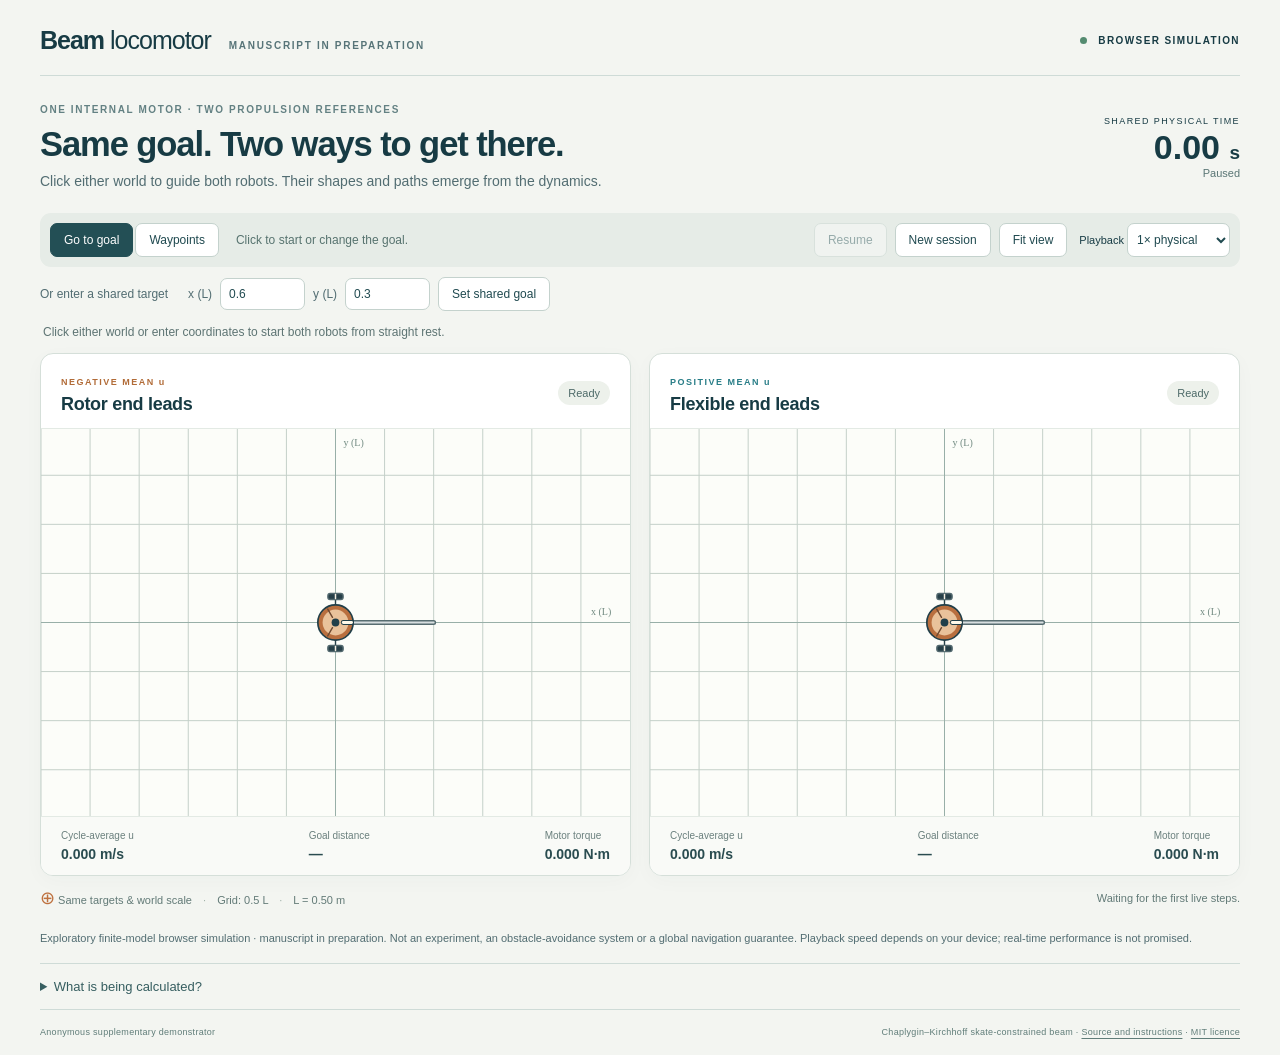
<file: index.html>
<!doctype html>
<html lang="en"><head><meta charset="utf-8"><meta name="robots" content="noindex,nofollow"><meta name="referrer" content="no-referrer"><meta name="viewport" content="width=device-width,initial-scale=1"><title>Beam locomotor · Browser simulation</title><link rel="icon" href="data:,"><style>:root{font-family:Inter,Segoe UI,Arial,sans-serif;color:#173b44;background:#f3f5f1;font-synthesis:none}*{box-sizing:border-box}body{margin:0}main{max-width:1600px;margin:auto;padding:26px 40px 18px}header,.intro,.toolbar,.worldhead,.metrics,.below,footer{display:flex;align-items:center;justify-content:space-between}header{border-bottom:1px solid #cedbd7;padding-bottom:20px}.brand{font-weight:760;font-size:25px;letter-spacing:-1px}.brand span{font-weight:400}.brand small{display:inline-block;font-size:10px;letter-spacing:1.7px;margin-left:18px;font-weight:650;color:#577478}.live{font-size:10px;font-weight:700;letter-spacing:1.4px}.live i{display:inline-block;width:7px;height:7px;background:#548b70;border-radius:50%;margin-right:7px}.intro{padding:28px 0 24px;gap:25px}.eyebrow{font-size:10px;letter-spacing:1.6px;font-weight:700;color:#638183;margin:0 0 10px}h1{font-weight:650;font-size:clamp(24px,2.7vw,40px);letter-spacing:-1.1px;margin:0 0 9px}.intro p:not(.eyebrow){font-size:14px;color:#526d72;margin:0}.clock{min-width:190px;text-align:right}.clock small{font-size:9px;letter-spacing:1.4px}.clock strong{font-size:34px;font-weight:550;display:block;font-variant-numeric:tabular-nums}.clock em{font-size:19px;font-style:normal}.clock span{font-size:11px;color:#597574}.toolbar{justify-content:flex-start;gap:8px;flex-wrap:wrap;padding:10px;background:#e6ece7;border-radius:11px}button,select{font:inherit;font-size:12px;border:1px solid #c4d2cd;border-radius:7px;background:#fff;color:#204a50;padding:9px 13px;cursor:pointer}button:hover{border-color:#648c85;background:#f8fcf9}button:disabled{opacity:.4;cursor:default}.modes{display:flex;gap:2px}.selected,#send{background:#234f55;color:#fff;border-color:#234f55}#hint{font-size:12px;color:#57736f;flex:1;margin-left:9px}.toolbar label{font-size:11px;margin-left:4px}select{padding:8px 5px}#notice{font-size:12px;margin:12px 3px;color:#5d7473;min-height:16px}.worlds{display:grid;grid-template-columns:1fr 1fr;gap:18px}.world{min-width:0;background:#fff;border:1px solid #d5dfd9;border-radius:13px;overflow:hidden;box-shadow:0 5px 20px #193b4007}.worldhead{padding:17px 20px 13px;border-bottom:1px solid #e3eae4}.tag{font-size:9px;letter-spacing:1.5px;font-weight:750;color:#b16b37}.positive .tag{color:#287d87}h2{font-size:18px;font-weight:550;margin:5px 0 0;letter-spacing:-.3px}.stage{font-size:11px;background:#edf1eb;padding:6px 10px;border-radius:20px;color:#4d6a68}canvas{display:block;width:100%;height:clamp(310px,43vh,580px);cursor:crosshair;touch-action:none;outline-offset:-3px}.metrics{gap:12px;background:#f9faf7;padding:13px 20px;align-items:flex-start;border-top:1px solid #e3eae4;font-size:10px;color:#6b807e}.metrics b{display:block;font-size:14px;color:#2a4c50;font-weight:550;margin-top:5px;font-variant-numeric:tabular-nums}.below{font-size:11px;color:#627a77;gap:15px}.goalkey{color:#be713f;font-size:18px}.dotsep{padding:0 8px;color:#a2b3aa}details{border-top:1px solid #cedbd7;margin-top:15px;padding:15px 0}summary{font-size:13px;cursor:pointer;color:#365e60}.explain{display:grid;grid-template-columns:repeat(3,1fr);gap:28px;padding:8px 0 5px;font-size:12px;line-height:1.65;color:#52706f}h3{font-size:13px;color:#254e51}.explain p{margin:8px 0}footer{font-size:9px;letter-spacing:1.1px;color:#607d79;border-top:1px solid #cedbd7;padding-top:17px}footer span{letter-spacing:.3px}#notice.error{color:#aa3c2c}button:focus-visible,summary:focus-visible,select:focus-visible{outline:3px solid #81b6b1;outline-offset:2px}[hidden]{display:none!important}@media(max-width:850px){main{padding:18px}.intro{align-items:flex-start}.brand small{display:none}.worlds{grid-template-columns:1fr}.clock{min-width:125px}.clock strong{font-size:27px}canvas{height:360px}.explain{grid-template-columns:1fr;gap:4px}.toolbar{gap:6px}#hint{flex-basis:45%}.below{align-items:flex-start;flex-direction:column;gap:0}.below p{margin:6px 0}footer{align-items:flex-start;gap:10px;line-height:1.6}header .live{font-size:8px}}@media(max-width:500px){.intro{flex-direction:column;gap:18px}.clock{text-align:left}.clock strong{display:inline-block;margin:0 10px}.clock small{display:block}.clock span{font-size:10px}.metrics{padding:12px;gap:6px}.metrics b{font-size:12px}.toolbar label{margin:3px}#hint{flex-basis:100%;order:5}h1{font-size:28px}canvas{height:320px}}
.clock span,#solver{font-variant-numeric:tabular-nums}.clock span{display:block;min-height:1.4em}#solver{overflow-wrap:anywhere}

/* Browser adapter additions; frozen demonstrator palette/layout retained. */
.target-input{margin:10px 0 0;font-size:12px;color:#526d72}
.target-input fieldset{display:flex;align-items:center;flex-wrap:wrap;gap:8px;border:0;padding:0;margin:0;min-width:0}
.target-input legend{float:left;margin-right:12px;padding:8px 0}
.target-input input{width:85px;min-width:0;padding:8px;border:1px solid #c4d2cd;border-radius:7px;background:#fff;color:#204a50;font:inherit}
.target-input input:focus-visible,a:focus-visible{outline:3px solid #81b6b1;outline-offset:2px}
.target-input input:disabled,select:disabled{opacity:.5;cursor:default}
.scope{font-size:11px;line-height:1.6;color:#526d72;margin:10px 0 15px}
#notice{line-height:1.5}
#retry{margin:0 0 14px}
footer a{color:inherit;text-underline-offset:3px}
@media(max-width:500px){.target-input legend{float:none;width:100%;padding:3px 0}.target-input input{width:68px}.live{max-width:125px;white-space:normal}.brand small{display:none}}
</style></head>
<body><main>
<header><div class="brand">Beam <span>locomotor</span><small>MANUSCRIPT IN PREPARATION</small></div><div class="live"><i></i> BROWSER SIMULATION</div></header>
<section class="intro"><div><p class="eyebrow">ONE INTERNAL MOTOR · TWO PROPULSION REFERENCES</p><h1>Same goal. Two ways to get there.</h1><p>Click either world to guide both robots. Their shapes and paths emerge from the dynamics.</p></div><div class="clock"><small>SHARED PHYSICAL TIME</small><strong id="clock">0.00 <em>s</em></strong><span id="rate">Preparing the model…</span></div></section>
<section class="toolbar" aria-label="Navigation controls"><div class="modes"><button disabled id="single" class="selected" aria-pressed="true">Go to goal</button><button disabled id="waypoints" aria-pressed="false">Waypoints</button></div><span id="hint">Click to start or change the goal.</span><button disabled id="send" hidden>Run route</button><button id="pause" disabled>Pause</button><button id="reset" disabled>New session</button><button id="fit" title="Fit both worlds to the robot paths and goals">Fit view</button><label title="Requested speed; actual playback and measured paired capacity are shown separately.">Playback <select id="speed" disabled><option value="1">1× physical</option><option value="2">2× physical</option><option value="0.5">0.5× physical</option></select></label></section>
<form id="goalform" class="target-input" aria-label="Shared goal coordinates">
<fieldset id="goalfields" disabled><legend>Or enter a shared target</legend><label for="goalx">x (L)</label><input id="goalx" name="x" type="number" min="-8" max="8" step="any" value="0.6" required inputmode="decimal"><label for="goaly">y (L)</label><input id="goaly" name="y" type="number" min="-8" max="8" step="any" value="0.3" required inputmode="decimal"><button id="addgoal" type="submit">Set shared goal</button><button id="clear" type="button" hidden>Clear draft route</button></fieldset>
</form>
<p id="notice" role="status" aria-live="polite" aria-atomic="true">Loading the model and preparing two browser workers. No recorded trajectory is being played.</p><button id="retry" hidden>Reload model (new session)</button>
<noscript><p class="scope">JavaScript and Web Workers are required for this browser simulation. No simulation is running.</p></noscript>
<section class="worlds" id="worlds" aria-label="Paired simulation worlds" aria-busy="true">
<article class="world negative"><div class="worldhead"><div><span class="tag">NEGATIVE MEAN u</span><h2>Rotor end leads</h2></div><span class="stage" id="stage0">Ready</span></div><canvas id="world0" role="img" aria-label="Negative propulsion world. Click to set the shared goal, or use the shared goal coordinate form above."></canvas><div class="metrics"><span>Cycle-average u <b id="u0">0.000 m/s</b></span><span>Goal distance <b id="d0">—</b></span><span>Motor torque <b id="tau0">0.000 N·m</b></span></div></article>
<article class="world positive"><div class="worldhead"><div><span class="tag">POSITIVE MEAN u</span><h2>Flexible end leads</h2></div><span class="stage" id="stage1">Ready</span></div><canvas id="world1" role="img" aria-label="Positive propulsion world. Click to set the shared goal, or use the shared goal coordinate form above."></canvas><div class="metrics"><span>Cycle-average u <b id="u1">0.000 m/s</b></span><span>Goal distance <b id="d1">—</b></span><span>Motor torque <b id="tau1">0.000 N·m</b></span></div></article>
</section>
<section class="below"><p><span class="goalkey">⊕</span> Same targets &amp; world scale <span class="dotsep">·</span> Grid: <span id="gridunit">0.5 L</span> <span class="dotsep">·</span> L = 0.50 m</p><p id="solver">Waiting for the first live steps.</p></section>
<p class="scope">Exploratory finite-model browser simulation · manuscript in preparation. Not an experiment, an obstacle-avoidance system or a global navigation guarantee. Playback speed depends on your device; real-time performance is not promised.</p>
<details><summary>What is being calculated?</summary><div class="explain"><div><h3>A flexible beam, a skate, one torque</h3><p>Slender inextensible Kirchhoff lamella, finite-mass centred rotor, no added support plate. Four response-informed profiles from a 97-profile FE parent; nonlinear geometry and dynamics are retained. The same mechanical system is used on both sides.</p><p>Rotor and wheels are enlarged for legibility. The orange rotor, its three spokes and the outlined white mark are drawn sharply at the interpolated absolute angle. No motion blur, angular filtering or rotor-speed scaling. The unique mark distinguishes one spoke from the other two. At high angular speed, finite screen refresh can still make rotation hard to follow; 0.5× slows the entire shared physical clock, not just the rotor.</p></div><div><h3>Two reference pairs, not a sign switch</h3><p>The positive reference uses A = 1, T = 0.5; the negative uses A = 2, T = 1 (model units). Recorded root oscillations and their generating sine torque supply feedforward plus feedback. The negative template was inherited from the earlier plate-loaded model; both live plants use the corrected rotor-only model.</p><p>Clicks change guidance, not physical state. New session resets both robots to straight rest. After capture: fade, momentum braking, then motor off. A new target can restart from the current state.</p></div><div><h3>Numerics and playback</h3><p>Browser-side implicit midpoint with condensed velocities, Jacobian reuse/Broyden, Newton tolerance 10⁻¹¹ and bounded failure subdivision. Both steps are 1/250 model-time unit, or about 2.28 ms physically. This port follows the frozen demonstrator; its numerical checks are separate from the article’s resolved audit.</p><p>Both simulations run locally in separate Web Workers; no computation server is used. The simulator sends no run data; the anonymous hosting service may collect access diagnostics. Target coordinates and grid labels are in beam lengths L; time, speed, distance and torque readouts use the model’s physical scales. The display interpolates accepted states on one clock with a small bounded buffer; it never extrapolates or jumps forward to catch up. Playback is a request, including 2×: actual playback and recent paired compute capacity are reported separately. No obstacle avoidance, global navigation theorem, or unconditional stopping guarantee. Arbitrary clicks remain exploratory finite-model tests.</p><p>This demo uses midpoint integration, not the resolved Radau audit. Its regression does not establish instantaneous-rate accuracy.</p><p id="displaystats">Measuring display cadence…</p><button id="download" disabled>View / copy this run’s diagnostics</button><div id="diagnostics-panel" hidden><label for="diagnostics-text">Run diagnostics (JSON): select and copy; save locally if needed.</label><textarea id="diagnostics-text" readonly rows="8" style="width:100%;box-sizing:border-box;font-size:12px" aria-label="Run diagnostics JSON"></textarea></div></div></div></details>
<footer><span>Anonymous supplementary demonstrator</span> <span>Chaplygin–Kirchhoff skate-constrained beam · <a href="README.md">Source and instructions</a> · <a href="LICENSE.txt">MIT licence</a></span></footer>
</main><script id="model-data" type="application/json">{"phi":[[[1.0,-0.014980496384123966,-0.1014447801588612,-0.32202897006650594,-0.7557316374953373],[1.0,-0.07663778203587665,-0.5177829150974637,-1.639623549188382,-3.836809043478009],[1.0,-0.1785632458180041,-1.2018036277577846,-3.7900145907486626,-8.826135157882746],[1.0,-0.30673041690530456,-2.0543973199380243,-6.444687148404501,-14.915242027511816],[1.0,-0.4436386143805953,-2.955772428986971,-9.219153368598134,-21.190937655935024],[1.0,-0.570799266331356,-3.7842120400751655,-11.73888680208313,-26.806901379677733],[1.0,-0.671236991550588,-4.432530542427321,-13.689823971993789,-31.096873375168546],[1.0,-0.7317012452675908,-4.820238729805878,-14.847474563427298,-33.61713195291675]],[[1.0,-0.7610095925543808,-5.007466711275504,-15.404041455463732,-34.821846541977436],[1.0,-0.8213086852320094,-5.3912212179580585,-16.539706417222572,-37.26567167911182],[1.0,-0.9209831077834968,-6.021271471375243,-18.389092879190112,-41.20279752949584],[1.0,-1.0463091512752247,-6.805816364404261,-20.664940496579774,-45.972021892038704],[1.0,-1.1801691056307182,-7.634284864844417,-23.034554565576833,-50.84339426473053],[1.0,-1.3044857989636574,-8.394816564012954,-25.17829284652418,-55.161812223503695],[1.0,-1.4026682984108718,-8.989372852906714,-26.832408153469814,-58.43259995179891],[1.0,-1.4617710035295723,-9.344664406336985,-27.81148328843612,-60.34208210770059]],[[1.0,-1.4904183119644356,-9.51616579983284,-28.28153011161132,-61.251559277520684],[1.0,-1.549355169156146,-9.867537451276135,-29.239287649859826,-63.0897798001579],[1.0,-1.6467711992313636,-10.443981562918154,-30.794932937590566,-66.03152741342629],[1.0,-1.7692456990790375,-11.16099353386798,-32.70216746213498,-69.56010206825076],[1.0,-1.9000448578567748,-11.917178229254311,-34.679151840833185,-73.1210675557383],[1.0,-2.0215046310044595,-12.610447525647752,-36.45945006115239,-76.23745641831117],[1.0,-2.117420790895825,-13.151797528055775,-37.827470466283756,-78.56995113618166],[1.0,-2.175154887688666,-13.475026874068618,-38.634769797507744,-79.91960587268164]],[[1.0,-2.203137636056857,-13.6309788343291,-39.021684204353114,-80.55913674924629],[1.0,-2.2607048094158513,-13.950342874839428,-39.8086864506035,-81.84494812759719],[1.0,-2.355849536726492,-14.473832840188626,-41.08294456804741,-83.88258569245878],[1.0,-2.475455211843101,-15.12418782217856,-42.638025119427084,-86.29095070236802],[1.0,-2.6031738425446407,-15.809093453866646,-44.24107625531562,-88.67680249688792],[1.0,-2.7217572059144737,-16.43609752309956,-45.67630810751206,-90.72261854134595],[1.0,-2.815390851563795,-16.925072443352995,-46.773417549868924,-92.22437153406342],[1.0,-2.8717462739317776,-17.216758535562793,-47.418362561166695,-93.08045189390609]],[[1.0,-2.8990594946385895,-17.357417630670383,-47.72678627572293,-93.48254389020563],[1.0,-2.955246582453603,-17.64531218413723,-48.35273465998923,-94.28360649610622],[1.0,-3.0481022811099523,-18.11676777575415,-49.36208352330737,-95.53120143442686],[1.0,-3.164815913062356,-18.701675723681717,-50.58649451521151,-96.96651527750025],[1.0,-3.2894280866750467,-19.316660387080322,-51.83947859594758,-98.33871395226132],[1.0,-3.405109930656819,-19.878721280158857,-52.95263503261812,-99.46754958304835],[1.0,-3.496440540820648,-20.31640658036898,-53.79753824745329,-100.26213827583113],[1.0,-3.5514046454313046,-20.57722041071754,-54.291616076594096,-100.69993079446904]],[[1.0,-3.5780421323463063,-20.702916624061594,-54.52717751248164,-100.90130530627899],[1.0,-3.632836207297746,-20.96003031585015,-55.00377423391213,-101.29361902859824],[1.0,-3.7233810434604764,-21.380618481317352,-55.76791306363633,-101.87806004031852],[1.0,-3.837174367357161,-21.90159726886395,-56.687037606383036,-102.50192243331374],[1.0,-3.9586489114556027,-22.448344367959923,-57.61779908494163,-103.03532613801332],[1.0,-4.07139939318241,-22.947082893184668,-58.43539437960875,-103.41138109332769],[1.0,-4.160402801611861,-23.33479766886325,-59.04946256273906,-103.62953728459497],[1.0,-4.2139607907638394,-23.565549871611054,-59.40571618201425,-103.72812366871605]],[[1.0,-4.239915304312742,-23.67668060030915,-59.574784575947284,-103.76720496554321],[1.0,-4.293301335082782,-23.903840193418993,-59.91522881584731,-103.82999606723165],[1.0,-4.381510062738558,-24.27495456404187,-60.45625137450955,-103.88269716634898],[1.0,-4.492350640180056,-24.73380413305886,-61.0983425797739,-103.86099508600532],[1.0,-4.610652069220426,-25.214294678914467,-61.73761913047836,-103.73335650426635],[1.0,-4.720437474822878,-25.65160460656477,-62.28869623033225,-103.52200188573465],[1.0,-4.8070865502291955,-25.990881177061684,-62.695190602225956,-103.29437707313244],[1.0,-4.859221880784075,-26.192509730491732,-62.927755388745084,-103.13237211645433]],[[1.0,-4.88448534608599,-26.289533821516137,-63.03721725568061,-103.04724665305868],[1.0,-4.936446605290789,-26.48769193959536,-63.25574742153527,-102.85882028842285],[1.0,-5.022291241405441,-26.810932515334017,-63.59739173873268,-102.5090151679496],[1.0,-5.130143310523598,-27.20970929422344,-63.992640747117534,-102.0037564183777],[1.0,-5.245232734599322,-27.626194532790855,-64.37308196711295,-101.38732522659356],[1.0,-5.352016323379196,-28.004217127998484,-64.68831435425324,-100.74760426845077],[1.0,-5.436281635916936,-28.29678089066533,-64.91168589473298,-100.19905020652092],[1.0,-5.486976420278936,-28.470338975806204,-65.03537197765885,-99.85124514453267]],[[1.0,-5.5115401214050035,-28.55377083703812,-65.09242972710148,-99.67805786259717],[1.0,-5.5620585847293285,-28.723993837712435,-65.20391128893995,-99.31254629123079],[1.0,-5.645509067538447,-29.001146910662516,-65.37088475828268,-98.6820533189386],[1.0,-5.750334368604326,-29.342138519959843,-65.55058353846984,-97.84503106413811],[1.0,-5.862170373512431,-29.697112858564807,-65.70587085939923,-96.90008887716327],[1.0,-5.96591319446661,-30.018211691747545,-65.81675837517521,-95.97899016198271],[1.0,-6.047763660597181,-30.265961200399307,-65.88202173498351,-95.22422355414946],[1.0,-6.096999055080474,-30.412605198634477,-65.91194097680972,-94.75905575315667]],[[1.0,-6.120853823378168,-30.483008978722236,-65.92393315878292,-94.5308050250406],[1.0,-6.169910557188923,-30.62646497435294,-65.9434909939598,-94.05573217788675],[1.0,-6.250935387271607,-30.859483312044834,-65.96086906002064,-93.2550574574297],[1.0,-6.352693969080961,-31.14518361961399,-65.9566657393941,-92.22317668927093],[1.0,-6.461233477568384,-31.44135794627285,-65.9207311301336,-91.0933212910482],[1.0,-6.561895168730736,-31.708094077462043,-65.85888746417123,-90.02165203730678],[1.0,-6.64129868188503,-31.913081416547243,-65.79106718534081,-89.16216585245559],[1.0,-6.689055265978516,-32.034059083434734,-65.74230364418305,-88.63993152350565]],[[1.0,-6.712191663776766,-32.0920429361861,-65.71654625620266,-88.38562221711032],[1.0,-6.75976720266505,-32.20998998589795,-65.65924029228397,-87.86020085738035],[1.0,-6.83833406587634,-32.40097329117711,-65.5519366140503,-86.98583978135831],[1.0,-6.936985067290488,-32.634057807786625,-65.39518051733582,-85.87792840849494],[1.0,-7.042184172216914,-32.874333171574705,-65.20152081070351,-84.68691589711811],[1.0,-7.139723733454505,-33.089440674377876,-64.99804962680768,-83.57659601981015],[1.0,-7.216647774039779,-33.253852108626916,-64.82169625627762,-82.69867492708173],[1.0,-7.262905917583992,-33.350490918103965,-64.70901867664048,-82.17039875554214]],[[1.0,-7.285314416181879,-33.396701351033215,-64.6526668304552,-81.91451160551593],[1.0,-7.33138912925719,-33.49047583061646,-64.5332095553508,-81.38858690995741],[1.0,-7.40746550237849,-33.64165150817414,-64.32551530726509,-80.52138133182915],[1.0,-7.502967913718613,-33.824953186073046,-64.04668878043337,-79.43630549083495],[1.0,-7.604782690488972,-34.01239492165622,-63.72777247952409,-78.28625672088587],[1.0,-7.699159236602215,-34.178756824599816,-63.41272919206205,-77.22885298361047],[1.0,-7.773571465392995,-34.30489377658063,-63.15150285555717,-76.4025496142176],[1.0,-7.818311685043269,-34.37858946008799,-62.98911768128367,-75.90942479522342]],[[1.0,-7.839982837269298,-34.41370577648108,-62.90904688600694,-75.6716600797702],[1.0,-7.884537282847592,-34.484710939063866,-62.74156116474512,-75.18521308319383],[1.0,-7.958091019037142,-34.59841517435917,-62.45675081376343,-74.38962064642615],[1.0,-8.050404416984208,-34.734900598237594,-62.08498437272469,-73.40552330600235],[1.0,-8.148791707438003,-34.87271287662374,-61.67174714931869,-72.37630091042526],[1.0,-8.239965195642185,-34.993337514606054,-61.27368279725664,-71.44262103553243],[1.0,-8.311834028265412,-35.08359788086913,-60.95000143534959,-70.72155078616385],[1.0,-8.355037333386829,-35.135803178255784,-60.75134467468157,-70.29486385202829]],[[1.0,-8.375961941278412,-35.160532024199746,-60.65405093212839,-70.09011789508335],[1.0,-8.418977211598058,-35.2102267787053,-60.45186647629331,-69.67324347618516],[1.0,-8.489977109305793,-35.28888598061556,-60.111867291335734,-68.99737811452536],[1.0,-8.579062370585849,-35.38163202032765,-59.67453460654228,-68.17186379456479],[1.0,-8.673980543181287,-35.47313289483757,-59.19595968190175,-67.32143065674073],[1.0,-8.761912477074674,-35.551130718891436,-58.74154324998811,-66.56200185419458],[1.0,-8.831207638561827,-35.6079905447422,-58.376292533820916,-65.98381766831888],[1.0,-8.872855864427413,-35.640204168862745,-58.153858631015886,-65.64527472851302]],[[1.0,-8.893025140575322,-35.65527418331803,-58.045376434801355,-65.48380882408725],[1.0,-8.93448319369293,-35.685162087786836,-57.82086304898915,-65.1570851888519],[1.0,-9.00289954512765,-35.73127469567777,-57.44598523067806,-64.63339180442654],[1.0,-9.088719535632709,-35.78344563244337,-56.968374017538174,-64.0044857089957],[1.0,-9.180129220535765,-35.83204260750049,-56.45115321246636,-63.370062255930485],[1.0,-9.264783331547815,-35.870603494200765,-55.964868478206526,-62.81632535850047],[1.0,-9.33147639346081,-35.89659905156557,-55.57717030568859,-62.40373976184372],[1.0,-9.371552524052825,-35.91035489875696,-55.34237615391058,-62.16611453563881]],[[1.0,-9.390958247903127,-35.91651148349525,-55.228213487516406,-62.05387777804744],[1.0,-9.430842228854289,-35.92812998402469,-54.99264920974444,-61.82904831341246],[1.0,-9.496647349732505,-35.94424867853142,-54.60137346371779,-61.47548119354043],[1.0,-9.579167588926326,-35.95907383842672,-54.106428186774934,-61.06319946365752],[1.0,-9.667032386104667,-35.96823998567642,-53.574699174219255,-60.663046372026535],[1.0,-9.748375290184331,-35.97061106590301,-53.07861186810536,-60.32910558921156],[1.0,-9.812440188957268,-35.9683213527444,-52.6856480857801,-60.0913344276831],[1.0,-9.85092866898041,-35.96517797322282,-52.448730155382975,-59.95936286138061]],[[1.0,-9.869563338073446,-35.963178190594085,-52.3338195066806,-59.89843253331365],[1.0,-9.907857889773252,-35.95808812580124,-52.09729162389489,-59.779325480359304],[1.0,-9.971026632255247,-35.94680248388033,-51.70611083946157,-59.60090789842648],[1.0,-10.050215935984266,-35.92755443462171,-51.21424300420483,-59.4092860632416],[1.0,-10.134503098545725,-35.900805108914184,-50.68939817261462,-59.244950447338844],[1.0,-10.212504927154198,-35.87026914441714,-50.202989072198726,-59.1297296093346],[1.0,-10.27391845956097,-35.84229880551899,-49.819876857981946,-59.064240540753296],[1.0,-10.310805491334795,-35.823829120938164,-49.5898192396473,-59.035691954274306]],[[1.0,-10.32866246484448,-35.81443670965004,-49.47848354983102,-59.02479761059251],[1.0,-10.365354023223327,-35.7942120599361,-49.2498202527339,-59.008414140197885],[1.0,-10.425864263486755,-35.758131623683234,-48.87313157979856,-58.99906518746911],[1.0,-10.50169535675313,-35.708104912027274,-48.40209295991734,-59.018503040130696],[1.0,-10.582376445457665,-35.64897507659787,-47.902654975040406,-59.07737870887156],[1.0,-10.657011453791018,-35.58882943850534,-47.44271446935932,-59.16704726756184],[1.0,-10.715753757792996,-35.53779219067454,-47.082429947990946,-59.26150650472729],[1.0,-10.751027590994081,-35.505573529176836,-46.86692129860557,-59.32836782526641]],[[1.0,-10.76810123022492,-35.48955407755941,-46.76285388382785,-59.36346850401635],[1.0,-10.803178312686336,-35.45577203702624,-46.549584564606484,-59.441176575790756],[1.0,-10.8610114257655,-35.39750990873658,-46.19962851636741,-59.58570248316326],[1.0,-10.933461536264602,-35.3200004455148,-45.76444293003855,-59.79549754601329],[1.0,-11.010513049168797,-35.232022669294594,-45.30600210214549,-60.05356442543381],[1.0,-11.081760196928677,-35.14555892034013,-44.88658146138498,-60.324109420143586],[1.0,-11.137815207643069,-35.074061438936866,-44.559927620339536,-60.55842996036517],[1.0,-11.17146641263022,-35.029665840802885,-44.36534456631648,-60.708145216217275]],[[1.0,-11.18775221321498,-35.00778208963637,-44.271601807164544,-60.78303186763454],[1.0,-11.221205690601524,-34.96201340998894,-44.07994353646171,-60.94180883188967],[1.0,-11.276346999996923,-34.88417031492655,-43.766786107056106,-61.21796566421619],[1.0,-11.345398423344783,-34.78245537901546,-43.379734809448564,-61.58892025797154],[1.0,-11.418802399123033,-34.66913853113085,-42.97494313489486,-62.01354278539926],[1.0,-11.486645910174472,-34.55962268688439,-42.60735784935307,-62.433377616098824],[1.0,-11.540001801251703,-34.47024904884994,-42.32297318319125,-62.78178445423796],[1.0,-11.57202353443025,-34.41523391533361,-42.154388069464346,-62.998499396555815]],[[1.0,-11.587518254830531,-34.388241228825116,-42.073393852779944,-63.10539842583229],[1.0,-11.619341615080325,-34.33204090590816,-41.90826191341383,-63.329073064304815],[1.0,-11.671780826397562,-34.23718981059242,-41.63981609404166,-63.709620120932755],[1.0,-11.737421467709275,-34.114508734803856,-41.31047206040855,-64.20662213600993],[1.0,-11.8071660599327,-33.97931739122057,-40.96908869031047,-64.75930187578638],[1.0,-11.871595952104768,-33.849970831910916,-40.661968840665445,-65.29181648929716],[1.0,-11.922245551958424,-33.745267468004755,-40.42637264565479,-65.72485481036354],[1.0,-11.952633805476392,-33.681166515668565,-40.287583137603654,-65.99062270119379]],[[1.0,-11.967335587803566,-33.6498085006242,-40.22114383477008,-66.12077948255077],[1.0,-11.997525184342477,-33.58470677090494,-40.08618383265508,-66.39123042125361],[1.0,-12.04725679530426,-33.47537802880255,-39.86826649654044,-66.84590444312033],[1.0,-12.109480683405929,-33.33491357220623,-39.60357263272956,-67.43039617532358],[1.0,-12.175560707685724,-33.18124817892792,-39.332555565645166,-68.0693899096119],[1.0,-12.236573298514072,-33.03522928017086,-39.0919384533671,-68.67536245079508],[1.0,-12.284514487814508,-32.91769050261273,-38.909609026537105,-69.16178731248333],[1.0,-12.313268327916123,-32.84600506609952,-38.80318731288656,-69.45769955655716]],[[1.0,-12.327176813202323,-32.811009360308276,-38.752516201857944,-69.60192449641563],[1.0,-12.355732101737635,-32.738503045650056,-38.65015548678528,-69.90019948636369],[1.0,-12.402755792641884,-32.61717012007137,-38.48657584134209,-70.39755199626843],[1.0,-12.461563569484138,-32.462030571835506,-38.290962267869226,-71.02981638733618],[1.0,-12.523981024597914,-32.29320840151175,-38.0946010245967,-71.71254659137142],[1.0,-12.581579414079473,-32.13359491809313,-37.92406117484279,-72.35235093883978],[1.0,-12.626815506369164,-32.00564905724307,-37.79754306587504,-72.86084827798068],[1.0,-12.65393730229573,-31.927839765867134,-37.724902355155855,-73.16806041422426]],[[1.0,-12.667053741381354,-31.88991400967139,-37.6906523717573,-73.31722346847565],[1.0,-12.69397750761505,-31.811458239900098,-37.62216847479908,-73.6245509190778],[1.0,-12.738298516289664,-31.68052405195257,-37.5148442796627,-74.13360250604768],[1.0,-12.79369790552095,-31.51372611889625,-37.390379871216474,-74.7748106381631],[1.0,-12.8524624698717,-31.3329630567222,-37.2704639269989,-75.46001066918507],[1.0,-12.906656997323614,-31.162735264222718,-37.17127550769118,-76.09556836159086],[1.0,-12.949197096657237,-31.026731392079782,-37.10131181807481,-76.59626801887772],[1.0,-12.974692734475289,-30.944210193546304,-37.062787671636826,-76.89689797633332]],[[1.0,-12.987020091241284,-30.90403816792042,-37.04509128642013,-77.04236057960573],[1.0,-13.012318662477973,-30.8210384448195,-37.010694889210434,-77.3410309834135],[1.0,-13.05394813198153,-30.68282228518202,-36.959792324386385,-77.83270665911617],[1.0,-13.105954372997022,-30.50727469309973,-36.906365344183456,-78.44668340117316],[1.0,-13.161083865242507,-30.31766780028434,-36.862382870311144,-79.09623394004589],[1.0,-13.211892535230103,-30.13969238222003,-36.83370957377514,-79.69267262822562],[1.0,-13.251751871871468,-29.99788764666154,-36.8193954933902,-80.158425260715],[1.0,-13.275630956455037,-29.912010209840773,-36.81433975553327,-80.43630772558609]],[[1.0,-13.287174005725511,-29.870248161579898,-36.81285490658354,-80.57028451707905],[1.0,-13.310857452128792,-29.784052813193433,-36.81178516175219,-80.84438650742048],[1.0,-13.349812762739049,-29.640777912059757,-36.81587878224595,-81.29270807842865],[1.0,-13.398449026506617,-29.459265851182316,-36.83140216489682,-81.84738760642718],[1.0,-13.449969847124548,-29.263776840356286,-36.86076431254034,-82.42781642586489],[1.0,-13.49741873654999,-29.080791621597466,-36.8998721946267,-82.9548108742937],[1.0,-13.53461898604593,-28.93533924195409,-36.938826125295414,-83.36221105692731],[1.0,-13.556895031976396,-28.847397752502193,-36.96571120016905,-83.6034977903662]],[[1.0,-13.567660451721526,-28.80467090815141,-36.97967217510547,-83.71934334082385],[1.0,-13.589742775607858,-28.71656393091364,-37.010302082536924,-83.95534481629332],[1.0,-13.626047856524869,-28.570345668815442,-37.0665510243794,-84.33836537419788],[1.0,-13.671345635131734,-28.385516045609194,-37.14718743656495,-84.80691950216298],[1.0,-13.71929317917163,-28.18695561950401,-37.24547293804196,-85.29054846920316],[1.0,-13.763416817124899,-28.001555104691846,-37.347961379497626,-85.72333121622091],[1.0,-13.797986397677109,-27.85449300622077,-37.43650986284153,-86.05347800257825],[1.0,-13.818677007044778,-27.76570934843871,-37.49304108482509,-86.24707948954197]],[[1.0,-13.8286734642208,-27.72260861584408,-37.52131326697824,-86.3394979634149],[1.0,-13.849172775990453,-27.63380290190005,-37.581262873773326,-86.52666834952343],[1.0,-13.882858394296925,-27.486637655821994,-37.685599621776404,-86.82714332475183],[1.0,-13.924857861368725,-27.300985145251627,-37.82600167280468,-87.18877734407535],[1.0,-13.969276900423244,-27.10199819904818,-37.987216848813084,-87.55451308791753],[1.0,-14.010118620748019,-26.916619927863188,-38.14726312472984,-87.87455341334447],[1.0,-14.042092970565806,-26.769860035736478,-38.280636052815204,-88.11354864105813],[1.0,-14.061219999592467,-26.68137937904438,-38.36387005309531,-88.25141782334309]],[[1.0,-14.07045823082153,-26.63845824723149,-38.405007522026764,-88.31659609914267],[1.0,-14.0893969144548,-26.55008922194999,-38.49126288020955,-88.44727114050407],[1.0,-14.120500947095799,-26.403843894012866,-38.638591208159774,-88.6530691348646],[1.0,-14.159251296885866,-26.21969785492825,-38.83215257187012,-88.89349075317938],[1.0,-14.200196337591146,-26.02274960163229,-39.04900221033326,-89.12726677504611],[1.0,-14.237808608293967,-25.839661357383875,-39.25961541400647,-89.32262676523915],[1.0,-14.267230443265582,-25.69497955875517,-39.432148111113776,-89.46181904945482],[1.0,-14.284820156326846,-25.60786434273991,-39.538615096560626,-89.53908232800974]],[[1.0,-14.2933130422683,-25.56563597402615,-39.590920064297734,-89.57474919760291],[1.0,-14.310717908057077,-25.47875563128311,-39.699955854144456,-89.64444394224525],[1.0,-14.339285593477241,-25.335157842458205,-39.88435449847831,-89.74870750939968],[1.0,-14.374845355538564,-25.154670081201523,-40.12346766325415,-89.86028310833824],[1.0,-14.412380973140648,-24.962033095836098,-40.387632255378655,-89.95517028345424],[1.0,-14.44682570341828,-24.783320977240876,-40.64091245047753,-90.02055536516369],[1.0,-14.473745257448536,-24.642347770468582,-40.84625141931008,-90.05654460823719],[1.0,-14.489828470744138,-24.55757210544393,-40.97207945779108,-90.07148951242807]],[[1.0,-14.497591105431562,-24.516506629189188,-41.03366262276515,-90.07690563882156],[1.0,-14.513493531757868,-24.43207797816467,-41.16156653941679,-90.08428543493133],[1.0,-14.539577701758269,-24.292706932914786,-41.37649542101926,-90.08535860220077],[1.0,-14.572015028472041,-24.117840298678576,-41.65281201001535,-90.06697894917906],[1.0,-14.606216169691418,-23.931582443577284,-41.95522697499492,-90.02298936349462],[1.0,-14.637564987962328,-23.759139755446256,-42.24262551805158,-89.95951771959271],[1.0,-14.662040230792181,-23.62335155126134,-42.473934664876744,-89.89394029744503],[1.0,-14.676652442867773,-23.541796015120212,-42.6149740745495,-89.84787234162584]],[[1.0,-14.683702196847781,-23.50231801503875,-42.68381497748116,-89.82375715217121],[1.0,-14.69813826001237,-23.421209931257746,-42.82641203161073,-89.77047963721127],[1.0,-14.721799553999793,-23.287487966601002,-43.0649180654898,-89.67162440381081],[1.0,-14.751192488791277,-23.120005829397446,-43.3696081407887,-89.5283090515334],[1.0,-14.782144756011625,-22.94197913890286,-43.700741320640866,-89.3519258072431],[1.0,-14.810479270864775,-22.777496178724054,-44.01331894832005,-89.16664812346576],[1.0,-14.832576111578714,-22.648207305455948,-44.26348359396017,-89.00576825834719],[1.0,-14.845757624540557,-22.57065416051174,-44.415429801558446,-88.90275259165377]],[[1.0,-14.85211420323693,-22.53314036399633,-44.48943638406243,-88.85115573015321],[1.0,-14.865124796597751,-22.456122850559748,-44.6424114420072,-88.74159957691592],[1.0,-14.886431855840673,-22.32930764872352,-44.89733108759585,-88.55052769962208],[1.0,-14.912868573048987,-22.17076419218278,-45.22133775922707,-88.2928016770649],[1.0,-14.940668475701356,-22.002594613124263,-45.57146119683947,-87.99627131972349],[1.0,-14.966080505475889,-21.847549248581036,-45.90014018753895,-87.70147572649674],[1.0,-14.98587297154834,-21.725904585656934,-46.16196600013792,-87.45561122003866],[1.0,-14.997668998005013,-21.653033377354777,-46.32047918016631,-87.30211632782381]],[[1.0,-15.003354493364732,-21.617810531410203,-46.39754574095999,-87.22624211811392],[1.0,-15.014985433522837,-21.545550370350252,-46.55656269179149,-87.06714014445905],[1.0,-15.03401507649065,-21.426727834063566,-46.82071870164571,-86.79538992977399],[1.0,-15.057594101318168,-21.27845920904473,-47.15500503264765,-86.43847108533572],[1.0,-15.082349289883753,-21.121537288701155,-47.51445800234984,-86.03890069840217],[1.0,-15.104941078839285,-20.97718643506153,-47.85026571840009,-85.65124279783221],[1.0,-15.122511485887898,-20.8641547668765,-48.116670491465364,-85.33405710404503],[1.0,-15.13297225065674,-20.79653835892443,-48.2774907472533,-85.13851998049803]],[[1.0,-15.138011190272076,-20.76388131781658,-48.3555536949268,-85.0425143503495],[1.0,-15.148313317055495,-20.696938150356345,-48.516369974857504,-84.84251042832172],[1.0,-15.165150701384238,-20.58701596640191,-48.782760144397386,-84.50470063388418],[1.0,-15.185981107931747,-20.450132276115333,-49.11854543608154,-84.06753797939547],[1.0,-15.2078105789288,-20.305604700998483,-49.47798545813952,-83.58584006618682],[1.0,-15.227694981952366,-20.172976558567445,-49.81228612477396,-83.12533815583993],[1.0,-15.243134076003136,-20.069344511005934,-50.0764818661529,-82.75303054639929],[1.0,-15.252314900296138,-20.00744546472257,-50.23553841292889,-82.5253624930488]],[[1.0,-15.256734287874963,-19.97757544340491,-50.31262906913976,-82.41407166184749],[1.0,-15.265763547808548,-19.91639820000576,-50.471204065788065,-82.1832207369833],[1.0,-15.280502308969487,-19.816100008054146,-50.733179719673224,-81.79621401334491],[1.0,-15.298703895333865,-19.691478097158644,-51.06216262067768,-81.30041866854725],[1.0,-15.317738178488849,-19.56024013547523,-51.41280204939588,-80.76014913875473],[1.0,-15.335038834289715,-19.44012729995059,-51.73751479021823,-80.24908740896808],[1.0,-15.348445927633145,-19.346493984074105,-51.99317870919235,-79.83951540182991],[1.0,-15.356407310271367,-19.290661369225305,-52.146692264603345,-79.59056915800076]],[[1.0,-15.360236664787736,-19.263744406664237,-52.22098634292524,-79.4692801486533],[1.0,-15.36805419056062,-19.208668160042652,-52.37358286203872,-79.21851195575381],[1.0,-15.380796570067986,-19.118528394104345,-52.62501558410248,-78.8005215058066],[1.0,-15.396500014583527,-19.006805443889597,-52.93958193479185,-78.26923203453289],[1.0,-15.41288133457458,-18.889494211767715,-53.273407692710435,-77.69536536097714],[1.0,-15.427732812122903,-18.782447526894543,-53.581208448700885,-77.15714557173347],[1.0,-15.43921589703224,-18.69921976096346,-53.82264092758079,-76.72891140070546],[1.0,-15.44602358229406,-18.649686313962206,-53.96721815501824,-76.46992866885087]],[[1.0,-15.449294970752652,-18.62583190531335,-54.03708135989143,-76.34410087566239],[1.0,-15.45596714845044,-18.577075076654133,-54.180359068467176,-76.08466643804677],[1.0,-15.466824104309058,-18.497434406070422,-54.41579404489204,-75.6543377045346],[1.0,-15.48017110270036,-18.39900230356818,-54.70920765206352,-75.11106016350377],[1.0,-15.4940535227405,-18.295990870519844,-55.01918240961664,-74.52874496091675],[1.0,-15.506601451119886,-18.202314059557175,-55.30368829780547,-73.98672672226776],[1.0,-15.516277299508195,-18.129702197810175,-55.52595675155158,-73.55825936689321],[1.0,-15.522002335708402,-18.08658183890083,-55.658676098317535,-73.300317586399]],[[1.0,-15.524750401142104,-18.06584173960262,-55.72270552235473,-73.17531449529751],[1.0,-15.530348927389602,-18.023503656067877,-55.853805691163814,-72.91823401100191],[1.0,-15.539440227378513,-17.954505002396672,-56.0686005155873,-72.49373183435084],[1.0,-15.550583608186765,-17.869505429821984,-56.335175393013984,-71.96119233477818],[1.0,-15.562133151348263,-17.78089769637528,-56.61541867207454,-71.39452725985865],[1.0,-15.572534330951909,-17.70064272078016,-56.87135347428254,-70.87089364383635],[1.0,-15.58052858140301,-17.638657068288587,-57.07042117575292,-70.45955527690681],[1.0,-15.585247373021568,-17.60194277819067,-57.188909612640295,-70.21303097887426]],[[1.0,-15.587509359682027,-17.58430998414061,-57.24597071128985,-70.09386043255407],[1.0,-15.592111292914606,-17.548368797329005,-57.362591817314254,-69.84938974212933],[1.0,-15.599565597556241,-17.489953941719257,-57.553040062000484,-69.44751915579221],[1.0,-15.608669423235924,-17.418274195413673,-57.788293295318354,-68.94656382885445],[1.0,-15.618064176348902,-17.343900530747653,-58.0342416063508,-68.41743030700337],[1.0,-15.62648667147906,-17.27686363366665,-58.257581536054005,-67.93211187273381],[1.0,-15.632933899657077,-17.22531138561432,-58.43042069557178,-67.55335421826432],[1.0,-15.636728248538628,-17.19487339014014,-58.53292090598214,-67.32741801132455]],[[1.0,-15.63854402155814,-17.180281265177136,-58.58217982437737,-67.21848823315995],[1.0,-15.64223182220587,-17.15059217374233,-58.682643569945895,-66.99561861789034],[1.0,-15.64818675055844,-17.102498872299048,-58.84608246339479,-66.63100341022151],[1.0,-15.655426399236568,-17.043768331001456,-59.046867010737856,-66.17957567536747],[1.0,-15.662856599268586,-16.98318191934634,-59.25541247973786,-65.70655885401922],[1.0,-15.669479817724955,-16.92890034362423,-59.44351191794761,-65.2762447585266],[1.0,-15.674523598957808,-16.887383069810607,-59.58820091847651,-64.94283767630779],[1.0,-15.677480741922675,-16.862967358498913,-59.6736289436674,-64.74499415850869]],[[1.0,-15.678892805514986,-16.8512889251761,-59.71458021581978,-64.64989193834226],[1.0,-15.681754372922406,-16.8275827306021,-59.79788800657961,-64.4558962554745],[1.0,-15.686356561870836,-16.789342369825672,-59.93279027556217,-64.14023626501843],[1.0,-15.691918798691084,-16.74292962111626,-60.09740774599811,-63.75245677651104],[1.0,-15.697586904795381,-16.69540348215101,-60.267015222020966,-63.34988052278237],[1.0,-15.70260166073221,-16.653152784141252,-60.418712347256076,-62.987139433895535],[1.0,-15.706394616757878,-16.621064361367637,-60.53451702027316,-62.70848876727279],[1.0,-15.708607252462118,-16.60229146534552,-60.602510264222175,-62.544171218936064]],[[1.0,-15.70966076260667,-16.5933388186941,-60.634999831484926,-62.46546693035346],[1.0,-15.711789460847989,-16.575220734525864,-60.70087962785943,-62.30550155618506],[1.0,-15.71519460707417,-16.546156408981503,-60.806929447494156,-62.04692397837037],[1.0,-15.719277635750569,-16.511166913329134,-60.9352229463301,-61.732291794105706],[1.0,-15.7233983828708,-16.47569150651319,-61.06602589761427,-61.40938672672249],[1.0,-15.7270069452688,-16.444483422668497,-61.181728709165874,-61.12191442098205],[1.0,-15.729710781650443,-16.421008411787195,-61.269168201061824,-60.90348193050568],[1.0,-15.731277092748229,-16.407372453076107,-61.32012419572663,-60.77570928993475]],[[1.0,-15.732019867834346,-16.400896306865235,-61.344367956953704,-60.71479231332417],[1.0,-15.733514547361944,-16.38784503924079,-61.393311945211664,-60.59156204946388],[1.0,-15.735887442366566,-16.367070072808716,-61.47146575154651,-60.394077967215814],[1.0,-15.73870094784396,-16.342344376370164,-61.564893766949226,-60.15680592437825],[1.0,-15.741501390548516,-16.317625779779508,-61.65877003144526,-59.917022938251215],[1.0,-15.743917522282986,-16.296206615481676,-61.7405237720677,-59.70702680859872],[1.0,-15.745703058120966,-16.28031904283735,-61.80142180237794,-59.54985932482415],[1.0,-15.746726728655174,-16.271187023535088,-61.8365282170395,-59.45895933099841]],[[1.0,-15.747209257767814,-16.26687637175426,-61.85312634541552,-59.41590565300543],[1.0,-15.748174272003986,-16.25824343357646,-61.88641992207087,-59.32939501618784],[1.0,-15.749688828189806,-16.244660277102433,-61.93895293703044,-59.19246615778151],[1.0,-15.751454007200577,-16.228772682276542,-62.000645398162455,-59.03095560547174],[1.0,-15.75317354977984,-16.213231244159775,-62.061274074534474,-58.87142900145595],[1.0,-15.75462253343898,-16.200080689492268,-62.11281132305499,-58.735152025300486],[1.0,-15.755669720450218,-16.190543159220436,-62.150333891746854,-58.635520981671476],[1.0,-15.756259946827516,-16.185154447801057,-62.171590446442266,-58.57891982306155]],[[1.0,-15.75653539494611,-16.18263632121153,-62.181537800388874,-58.55239187871409],[1.0,-15.757080610903799,-16.177645540368395,-62.20128057875666,-58.4996626810904],[1.0,-15.757919878898006,-16.169944986417324,-62.23182031863484,-58.417877585088014],[1.0,-15.75886946115791,-16.161202617728666,-62.26661857085489,-58.32433031808571],[1.0,-15.759759879273961,-16.152972031029698,-62.29952005017705,-58.23548693637782],[1.0,-15.760478536076697,-16.146302374958513,-62.32629542144409,-58.16286664342291],[1.0,-15.760976472549908,-16.141665502937435,-62.34497652004446,-58.112013762382595],[1.0,-15.761247971461433,-16.139131518248927,-62.355209739340644,-58.08408940694196]],[[1.0,-15.761372183191076,-16.137970837371913,-62.35990282282144,-58.071266708315314],[1.0,-15.761612989545174,-16.13571805120825,-62.369022663196546,-58.0463184722153],[1.0,-15.761969172329586,-16.13237872452207,-62.38257124716384,-58.00917107388796],[1.0,-15.762347438124138,-16.128820905837767,-62.39705437717678,-57.969327906472564],[1.0,-15.762672894888166,-16.125747605820077,-62.40961608273364,-57.934629542989256],[1.0,-15.762909594599495,-16.123503276128037,-62.418827673677725,-57.909079591725096],[1.0,-15.76305652818681,-16.12210542094973,-62.42458438198778,-57.89305903349847],[1.0,-15.763129535587042,-16.12140951955537,-62.42745584195344,-57.88505261469699]],[[1.0,-15.763161034048546,-16.121109050505513,-62.42869659494713,-57.88159044762704],[1.0,-15.763218341766489,-16.120561949273444,-62.43095757502067,-57.875276572912746],[1.0,-15.7632928030899,-16.119849889278843,-62.43390520717146,-57.86703171696538],[1.0,-15.763355599932032,-16.119247509695498,-62.43640647703004,-57.86001447269771],[1.0,-15.763392660205717,-16.118890132958033,-62.43789810689852,-57.85580883965919],[1.0,-15.76340732009476,-16.118747593587216,-62.438497822885815,-57.8541050111862],[1.0,-15.763410630062214,-16.118715224611027,-62.438634763296136,-57.85371392899367],[1.0,-15.763410880820013,-16.118713174176822,-62.438641822493636,-57.85369807137158]]],"weights":[[0.0010544639196914277,0.0023164691088893167,0.003267777561227988,0.003777956076857934,0.003777956076857934,0.003267777561227988,0.0023164691088893167,0.0010544639196914277],[0.0010544639196914277,0.0023164691088893167,0.003267777561227988,0.003777956076857934,0.003777956076857934,0.003267777561227988,0.0023164691088893167,0.0010544639196914277],[0.0010544639196914279,0.002316469108889317,0.003267777561227989,0.0037779560768579344,0.0037779560768579344,0.003267777561227989,0.002316469108889317,0.0010544639196914279],[0.0010544639196914275,0.0023164691088893162,0.0032677775612279876,0.003777956076857933,0.003777956076857933,0.0032677775612279876,0.0023164691088893162,0.0010544639196914275],[0.0010544639196914275,0.0023164691088893162,0.0032677775612279876,0.003777956076857933,0.003777956076857933,0.0032677775612279876,0.0023164691088893162,0.0010544639196914275],[0.001054463919691428,0.002316469108889318,0.00326777756122799,0.0037779560768579357,0.0037779560768579357,0.00326777756122799,0.002316469108889318,0.001054463919691428],[0.0010544639196914268,0.002316469108889315,0.0032677775612279854,0.0037779560768579305,0.0037779560768579305,0.0032677775612279854,0.002316469108889315,0.0010544639196914268],[0.001054463919691428,0.002316469108889318,0.00326777756122799,0.0037779560768579357,0.0037779560768579357,0.00326777756122799,0.002316469108889318,0.001054463919691428],[0.001054463919691428,0.002316469108889318,0.00326777756122799,0.0037779560768579357,0.0037779560768579357,0.00326777756122799,0.002316469108889318,0.001054463919691428],[0.0010544639196914268,0.002316469108889315,0.0032677775612279854,0.0037779560768579305,0.0037779560768579305,0.0032677775612279854,0.002316469108889315,0.0010544639196914268],[0.001054463919691428,0.002316469108889318,0.00326777756122799,0.0037779560768579357,0.0037779560768579357,0.00326777756122799,0.002316469108889318,0.001054463919691428],[0.001054463919691428,0.002316469108889318,0.00326777756122799,0.0037779560768579357,0.0037779560768579357,0.00326777756122799,0.002316469108889318,0.001054463919691428],[0.0010544639196914268,0.002316469108889315,0.0032677775612279854,0.0037779560768579305,0.0037779560768579305,0.0032677775612279854,0.002316469108889315,0.0010544639196914268],[0.0010544639196914268,0.002316469108889315,0.0032677775612279854,0.0037779560768579305,0.0037779560768579305,0.0032677775612279854,0.002316469108889315,0.0010544639196914268],[0.0010544639196914296,0.002316469108889321,0.003267777561227994,0.0037779560768579404,0.0037779560768579404,0.003267777561227994,0.002316469108889321,0.0010544639196914296],[0.0010544639196914268,0.002316469108889315,0.0032677775612279854,0.0037779560768579305,0.0037779560768579305,0.0032677775612279854,0.002316469108889315,0.0010544639196914268],[0.0010544639196914268,0.002316469108889315,0.0032677775612279854,0.0037779560768579305,0.0037779560768579305,0.0032677775612279854,0.002316469108889315,0.0010544639196914268],[0.0010544639196914296,0.002316469108889321,0.003267777561227994,0.0037779560768579404,0.0037779560768579404,0.003267777561227994,0.002316469108889321,0.0010544639196914296],[0.0010544639196914268,0.002316469108889315,0.0032677775612279854,0.0037779560768579305,0.0037779560768579305,0.0032677775612279854,0.002316469108889315,0.0010544639196914268],[0.0010544639196914268,0.002316469108889315,0.0032677775612279854,0.0037779560768579305,0.0037779560768579305,0.0032677775612279854,0.002316469108889315,0.0010544639196914268],[0.0010544639196914296,0.002316469108889321,0.003267777561227994,0.0037779560768579404,0.0037779560768579404,0.003267777561227994,0.002316469108889321,0.0010544639196914296],[0.0010544639196914268,0.002316469108889315,0.0032677775612279854,0.0037779560768579305,0.0037779560768579305,0.0032677775612279854,0.002316469108889315,0.0010544639196914268],[0.0010544639196914268,0.002316469108889315,0.0032677775612279854,0.0037779560768579305,0.0037779560768579305,0.0032677775612279854,0.002316469108889315,0.0010544639196914268],[0.0010544639196914296,0.002316469108889321,0.003267777561227994,0.0037779560768579404,0.0037779560768579404,0.003267777561227994,0.002316469108889321,0.0010544639196914296],[0.001054463919691424,0.002316469108889309,0.0032677775612279768,0.0037779560768579205,0.0037779560768579205,0.0032677775612279768,0.002316469108889309,0.001054463919691424],[0.0010544639196914296,0.002316469108889321,0.003267777561227994,0.0037779560768579404,0.0037779560768579404,0.003267777561227994,0.002316469108889321,0.0010544639196914296],[0.0010544639196914296,0.002316469108889321,0.003267777561227994,0.0037779560768579404,0.0037779560768579404,0.003267777561227994,0.002316469108889321,0.0010544639196914296],[0.001054463919691424,0.002316469108889309,0.0032677775612279768,0.0037779560768579205,0.0037779560768579205,0.0032677775612279768,0.002316469108889309,0.001054463919691424],[0.0010544639196914296,0.002316469108889321,0.003267777561227994,0.0037779560768579404,0.0037779560768579404,0.003267777561227994,0.002316469108889321,0.0010544639196914296],[0.0010544639196914296,0.002316469108889321,0.003267777561227994,0.0037779560768579404,0.0037779560768579404,0.003267777561227994,0.002316469108889321,0.0010544639196914296],[0.001054463919691424,0.002316469108889309,0.0032677775612279768,0.0037779560768579205,0.0037779560768579205,0.0032677775612279768,0.002316469108889309,0.001054463919691424],[0.0010544639196914296,0.002316469108889321,0.003267777561227994,0.0037779560768579404,0.0037779560768579404,0.003267777561227994,0.002316469108889321,0.0010544639196914296],[0.0010544639196914296,0.002316469108889321,0.003267777561227994,0.0037779560768579404,0.0037779560768579404,0.003267777561227994,0.002316469108889321,0.0010544639196914296],[0.001054463919691424,0.002316469108889309,0.0032677775612279768,0.0037779560768579205,0.0037779560768579205,0.0032677775612279768,0.002316469108889309,0.001054463919691424],[0.0010544639196914296,0.002316469108889321,0.003267777561227994,0.0037779560768579404,0.0037779560768579404,0.003267777561227994,0.002316469108889321,0.0010544639196914296],[0.0010544639196914296,0.002316469108889321,0.003267777561227994,0.0037779560768579404,0.0037779560768579404,0.003267777561227994,0.002316469108889321,0.0010544639196914296],[0.001054463919691424,0.002316469108889309,0.0032677775612279768,0.0037779560768579205,0.0037779560768579205,0.0032677775612279768,0.002316469108889309,0.001054463919691424],[0.0010544639196914296,0.002316469108889321,0.003267777561227994,0.0037779560768579404,0.0037779560768579404,0.003267777561227994,0.002316469108889321,0.0010544639196914296],[0.0010544639196914296,0.002316469108889321,0.003267777561227994,0.0037779560768579404,0.0037779560768579404,0.003267777561227994,0.002316469108889321,0.0010544639196914296],[0.001054463919691424,0.002316469108889309,0.0032677775612279768,0.0037779560768579205,0.0037779560768579205,0.0032677775612279768,0.002316469108889309,0.001054463919691424],[0.0010544639196914296,0.002316469108889321,0.003267777561227994,0.0037779560768579404,0.0037779560768579404,0.003267777561227994,0.002316469108889321,0.0010544639196914296],[0.0010544639196914296,0.002316469108889321,0.003267777561227994,0.0037779560768579404,0.0037779560768579404,0.003267777561227994,0.002316469108889321,0.0010544639196914296],[0.001054463919691424,0.002316469108889309,0.0032677775612279768,0.0037779560768579205,0.0037779560768579205,0.0032677775612279768,0.002316469108889309,0.001054463919691424],[0.0010544639196914296,0.002316469108889321,0.003267777561227994,0.0037779560768579404,0.0037779560768579404,0.003267777561227994,0.002316469108889321,0.0010544639196914296],[0.0010544639196914296,0.002316469108889321,0.003267777561227994,0.0037779560768579404,0.0037779560768579404,0.003267777561227994,0.002316469108889321,0.0010544639196914296],[0.001054463919691424,0.002316469108889309,0.0032677775612279768,0.0037779560768579205,0.0037779560768579205,0.0032677775612279768,0.002316469108889309,0.001054463919691424],[0.0010544639196914296,0.002316469108889321,0.003267777561227994,0.0037779560768579404,0.0037779560768579404,0.003267777561227994,0.002316469108889321,0.0010544639196914296],[0.0010544639196914296,0.002316469108889321,0.003267777561227994,0.0037779560768579404,0.0037779560768579404,0.003267777561227994,0.002316469108889321,0.0010544639196914296]],"prefix":[[0.05061426814518824,-0.018211886611939843,0.012561662294061193,-0.008966031226110172,0.006156982736654104,-0.0038353505092736384,0.0019455153281185966,-0.0005550166542338114],[0.10951864353510873,0.11119051722668705,-0.027279592471563197,0.016299417716721054,-0.010430704178294281,0.006279505970927413,-0.0031298698218978904,0.0008856046086845246],[0.09717507199782593,0.241719049994346,0.15685332293894372,-0.03195020672375626,0.016743465440452618,-0.009286931724209094,0.0044514295505697285,-0.0012376113905009558],[0.10373104194116271,0.21238698029669664,0.3413422685491071,0.18134189168918252,-0.032042082642049725,0.014482413122443787,-0.006395628620721662,0.0017184731685298384],[0.09951006312184685,0.2287766630740964,0.29922423275544213,0.3947258660204144,0.1813418916891797,-0.027635622671220973,0.009994054156676844,-0.0025025056507859064],[0.10246614768087758,0.2179296049028056,0.32299357760209524,0.34594031793791136,0.39463399010211675,0.1568533229389411,-0.019338015540972878,0.004053464292550834],[0.10034293168169228,0.22551090427527282,0.30742713990696025,0.3731144875566551,0.3463843656616401,0.3409862383494455,0.11119051722668671,-0.008290107244732114],[0.10178355294461078,0.22043551912525616,0.3175419963871622,0.35652680064170594,0.371649814604472,0.30114498358382136,0.2405929210653146,0.050614268145188324]],"half":[0.010416666666666666,0.010416666666666666,0.010416666666666668,0.010416666666666664,0.010416666666666664,0.010416666666666671,0.010416666666666657,0.010416666666666671,0.010416666666666671,0.010416666666666657,0.010416666666666671,0.010416666666666671,0.010416666666666657,0.010416666666666657,0.010416666666666685,0.010416666666666657,0.010416666666666657,0.010416666666666685,0.010416666666666657,0.010416666666666657,0.010416666666666685,0.010416666666666657,0.010416666666666657,0.010416666666666685,0.01041666666666663,0.010416666666666685,0.010416666666666685,0.01041666666666663,0.010416666666666685,0.010416666666666685,0.01041666666666663,0.010416666666666685,0.010416666666666685,0.01041666666666663,0.010416666666666685,0.010416666666666685,0.01041666666666663,0.010416666666666685,0.010416666666666685,0.01041666666666663,0.010416666666666685,0.010416666666666685,0.01041666666666663,0.010416666666666685,0.010416666666666685,0.01041666666666663,0.010416666666666685,0.010416666666666685],"rel":[[[-0.014980496384123966,-0.1014447801588612,-0.32202897006650594,-0.7557316374953373],[-0.07663778203587665,-0.5177829150974637,-1.639623549188382,-3.836809043478009],[-0.1785632458180041,-1.2018036277577846,-3.7900145907486626,-8.826135157882746],[-0.30673041690530456,-2.0543973199380243,-6.444687148404501,-14.915242027511816],[-0.4436386143805953,-2.955772428986971,-9.219153368598134,-21.190937655935024],[-0.570799266331356,-3.7842120400751655,-11.73888680208313,-26.806901379677733],[-0.671236991550588,-4.432530542427321,-13.689823971993789,-31.096873375168546],[-0.7317012452675908,-4.820238729805878,-14.847474563427298,-33.61713195291675]],[[-0.7610095925543808,-5.007466711275504,-15.404041455463732,-34.821846541977436],[-0.8213086852320094,-5.3912212179580585,-16.539706417222572,-37.26567167911182],[-0.9209831077834968,-6.021271471375243,-18.389092879190112,-41.20279752949584],[-1.0463091512752247,-6.805816364404261,-20.664940496579774,-45.972021892038704],[-1.1801691056307182,-7.634284864844417,-23.034554565576833,-50.84339426473053],[-1.3044857989636574,-8.394816564012954,-25.17829284652418,-55.161812223503695],[-1.4026682984108718,-8.989372852906714,-26.832408153469814,-58.43259995179891],[-1.4617710035295723,-9.344664406336985,-27.81148328843612,-60.34208210770059]],[[-1.4904183119644356,-9.51616579983284,-28.28153011161132,-61.251559277520684],[-1.549355169156146,-9.867537451276135,-29.239287649859826,-63.0897798001579],[-1.6467711992313636,-10.443981562918154,-30.794932937590566,-66.03152741342629],[-1.7692456990790375,-11.16099353386798,-32.70216746213498,-69.56010206825076],[-1.9000448578567748,-11.917178229254311,-34.679151840833185,-73.1210675557383],[-2.0215046310044595,-12.610447525647752,-36.45945006115239,-76.23745641831117],[-2.117420790895825,-13.151797528055775,-37.827470466283756,-78.56995113618166],[-2.175154887688666,-13.475026874068618,-38.634769797507744,-79.91960587268164]],[[-2.203137636056857,-13.6309788343291,-39.021684204353114,-80.55913674924629],[-2.2607048094158513,-13.950342874839428,-39.8086864506035,-81.84494812759719],[-2.355849536726492,-14.473832840188626,-41.08294456804741,-83.88258569245878],[-2.475455211843101,-15.12418782217856,-42.638025119427084,-86.29095070236802],[-2.6031738425446407,-15.809093453866646,-44.24107625531562,-88.67680249688792],[-2.7217572059144737,-16.43609752309956,-45.67630810751206,-90.72261854134595],[-2.815390851563795,-16.925072443352995,-46.773417549868924,-92.22437153406342],[-2.8717462739317776,-17.216758535562793,-47.418362561166695,-93.08045189390609]],[[-2.8990594946385895,-17.357417630670383,-47.72678627572293,-93.48254389020563],[-2.955246582453603,-17.64531218413723,-48.35273465998923,-94.28360649610622],[-3.0481022811099523,-18.11676777575415,-49.36208352330737,-95.53120143442686],[-3.164815913062356,-18.701675723681717,-50.58649451521151,-96.96651527750025],[-3.2894280866750467,-19.316660387080322,-51.83947859594758,-98.33871395226132],[-3.405109930656819,-19.878721280158857,-52.95263503261812,-99.46754958304835],[-3.496440540820648,-20.31640658036898,-53.79753824745329,-100.26213827583113],[-3.5514046454313046,-20.57722041071754,-54.291616076594096,-100.69993079446904]],[[-3.5780421323463063,-20.702916624061594,-54.52717751248164,-100.90130530627899],[-3.632836207297746,-20.96003031585015,-55.00377423391213,-101.29361902859824],[-3.7233810434604764,-21.380618481317352,-55.76791306363633,-101.87806004031852],[-3.837174367357161,-21.90159726886395,-56.687037606383036,-102.50192243331374],[-3.9586489114556027,-22.448344367959923,-57.61779908494163,-103.03532613801332],[-4.07139939318241,-22.947082893184668,-58.43539437960875,-103.41138109332769],[-4.160402801611861,-23.33479766886325,-59.04946256273906,-103.62953728459497],[-4.2139607907638394,-23.565549871611054,-59.40571618201425,-103.72812366871605]],[[-4.239915304312742,-23.67668060030915,-59.574784575947284,-103.76720496554321],[-4.293301335082782,-23.903840193418993,-59.91522881584731,-103.82999606723165],[-4.381510062738558,-24.27495456404187,-60.45625137450955,-103.88269716634898],[-4.492350640180056,-24.73380413305886,-61.0983425797739,-103.86099508600532],[-4.610652069220426,-25.214294678914467,-61.73761913047836,-103.73335650426635],[-4.720437474822878,-25.65160460656477,-62.28869623033225,-103.52200188573465],[-4.8070865502291955,-25.990881177061684,-62.695190602225956,-103.29437707313244],[-4.859221880784075,-26.192509730491732,-62.927755388745084,-103.13237211645433]],[[-4.88448534608599,-26.289533821516137,-63.03721725568061,-103.04724665305868],[-4.936446605290789,-26.48769193959536,-63.25574742153527,-102.85882028842285],[-5.022291241405441,-26.810932515334017,-63.59739173873268,-102.5090151679496],[-5.130143310523598,-27.20970929422344,-63.992640747117534,-102.0037564183777],[-5.245232734599322,-27.626194532790855,-64.37308196711295,-101.38732522659356],[-5.352016323379196,-28.004217127998484,-64.68831435425324,-100.74760426845077],[-5.436281635916936,-28.29678089066533,-64.91168589473298,-100.19905020652092],[-5.486976420278936,-28.470338975806204,-65.03537197765885,-99.85124514453267]],[[-5.5115401214050035,-28.55377083703812,-65.09242972710148,-99.67805786259717],[-5.5620585847293285,-28.723993837712435,-65.20391128893995,-99.31254629123079],[-5.645509067538447,-29.001146910662516,-65.37088475828268,-98.6820533189386],[-5.750334368604326,-29.342138519959843,-65.55058353846984,-97.84503106413811],[-5.862170373512431,-29.697112858564807,-65.70587085939923,-96.90008887716327],[-5.96591319446661,-30.018211691747545,-65.81675837517521,-95.97899016198271],[-6.047763660597181,-30.265961200399307,-65.88202173498351,-95.22422355414946],[-6.096999055080474,-30.412605198634477,-65.91194097680972,-94.75905575315667]],[[-6.120853823378168,-30.483008978722236,-65.92393315878292,-94.5308050250406],[-6.169910557188923,-30.62646497435294,-65.9434909939598,-94.05573217788675],[-6.250935387271607,-30.859483312044834,-65.96086906002064,-93.2550574574297],[-6.352693969080961,-31.14518361961399,-65.9566657393941,-92.22317668927093],[-6.461233477568384,-31.44135794627285,-65.9207311301336,-91.0933212910482],[-6.561895168730736,-31.708094077462043,-65.85888746417123,-90.02165203730678],[-6.64129868188503,-31.913081416547243,-65.79106718534081,-89.16216585245559],[-6.689055265978516,-32.034059083434734,-65.74230364418305,-88.63993152350565]],[[-6.712191663776766,-32.0920429361861,-65.71654625620266,-88.38562221711032],[-6.75976720266505,-32.20998998589795,-65.65924029228397,-87.86020085738035],[-6.83833406587634,-32.40097329117711,-65.5519366140503,-86.98583978135831],[-6.936985067290488,-32.634057807786625,-65.39518051733582,-85.87792840849494],[-7.042184172216914,-32.874333171574705,-65.20152081070351,-84.68691589711811],[-7.139723733454505,-33.089440674377876,-64.99804962680768,-83.57659601981015],[-7.216647774039779,-33.253852108626916,-64.82169625627762,-82.69867492708173],[-7.262905917583992,-33.350490918103965,-64.70901867664048,-82.17039875554214]],[[-7.285314416181879,-33.396701351033215,-64.6526668304552,-81.91451160551593],[-7.33138912925719,-33.49047583061646,-64.5332095553508,-81.38858690995741],[-7.40746550237849,-33.64165150817414,-64.32551530726509,-80.52138133182915],[-7.502967913718613,-33.824953186073046,-64.04668878043337,-79.43630549083495],[-7.604782690488972,-34.01239492165622,-63.72777247952409,-78.28625672088587],[-7.699159236602215,-34.178756824599816,-63.41272919206205,-77.22885298361047],[-7.773571465392995,-34.30489377658063,-63.15150285555717,-76.4025496142176],[-7.818311685043269,-34.37858946008799,-62.98911768128367,-75.90942479522342]],[[-7.839982837269298,-34.41370577648108,-62.90904688600694,-75.6716600797702],[-7.884537282847592,-34.484710939063866,-62.74156116474512,-75.18521308319383],[-7.958091019037142,-34.59841517435917,-62.45675081376343,-74.38962064642615],[-8.050404416984208,-34.734900598237594,-62.08498437272469,-73.40552330600235],[-8.148791707438003,-34.87271287662374,-61.67174714931869,-72.37630091042526],[-8.239965195642185,-34.993337514606054,-61.27368279725664,-71.44262103553243],[-8.311834028265412,-35.08359788086913,-60.95000143534959,-70.72155078616385],[-8.355037333386829,-35.135803178255784,-60.75134467468157,-70.29486385202829]],[[-8.375961941278412,-35.160532024199746,-60.65405093212839,-70.09011789508335],[-8.418977211598058,-35.2102267787053,-60.45186647629331,-69.67324347618516],[-8.489977109305793,-35.28888598061556,-60.111867291335734,-68.99737811452536],[-8.579062370585849,-35.38163202032765,-59.67453460654228,-68.17186379456479],[-8.673980543181287,-35.47313289483757,-59.19595968190175,-67.32143065674073],[-8.761912477074674,-35.551130718891436,-58.74154324998811,-66.56200185419458],[-8.831207638561827,-35.6079905447422,-58.376292533820916,-65.98381766831888],[-8.872855864427413,-35.640204168862745,-58.153858631015886,-65.64527472851302]],[[-8.893025140575322,-35.65527418331803,-58.045376434801355,-65.48380882408725],[-8.93448319369293,-35.685162087786836,-57.82086304898915,-65.1570851888519],[-9.00289954512765,-35.73127469567777,-57.44598523067806,-64.63339180442654],[-9.088719535632709,-35.78344563244337,-56.968374017538174,-64.0044857089957],[-9.180129220535765,-35.83204260750049,-56.45115321246636,-63.370062255930485],[-9.264783331547815,-35.870603494200765,-55.964868478206526,-62.81632535850047],[-9.33147639346081,-35.89659905156557,-55.57717030568859,-62.40373976184372],[-9.371552524052825,-35.91035489875696,-55.34237615391058,-62.16611453563881]],[[-9.390958247903127,-35.91651148349525,-55.228213487516406,-62.05387777804744],[-9.430842228854289,-35.92812998402469,-54.99264920974444,-61.82904831341246],[-9.496647349732505,-35.94424867853142,-54.60137346371779,-61.47548119354043],[-9.579167588926326,-35.95907383842672,-54.106428186774934,-61.06319946365752],[-9.667032386104667,-35.96823998567642,-53.574699174219255,-60.663046372026535],[-9.748375290184331,-35.97061106590301,-53.07861186810536,-60.32910558921156],[-9.812440188957268,-35.9683213527444,-52.6856480857801,-60.0913344276831],[-9.85092866898041,-35.96517797322282,-52.448730155382975,-59.95936286138061]],[[-9.869563338073446,-35.963178190594085,-52.3338195066806,-59.89843253331365],[-9.907857889773252,-35.95808812580124,-52.09729162389489,-59.779325480359304],[-9.971026632255247,-35.94680248388033,-51.70611083946157,-59.60090789842648],[-10.050215935984266,-35.92755443462171,-51.21424300420483,-59.4092860632416],[-10.134503098545725,-35.900805108914184,-50.68939817261462,-59.244950447338844],[-10.212504927154198,-35.87026914441714,-50.202989072198726,-59.1297296093346],[-10.27391845956097,-35.84229880551899,-49.819876857981946,-59.064240540753296],[-10.310805491334795,-35.823829120938164,-49.5898192396473,-59.035691954274306]],[[-10.32866246484448,-35.81443670965004,-49.47848354983102,-59.02479761059251],[-10.365354023223327,-35.7942120599361,-49.2498202527339,-59.008414140197885],[-10.425864263486755,-35.758131623683234,-48.87313157979856,-58.99906518746911],[-10.50169535675313,-35.708104912027274,-48.40209295991734,-59.018503040130696],[-10.582376445457665,-35.64897507659787,-47.902654975040406,-59.07737870887156],[-10.657011453791018,-35.58882943850534,-47.44271446935932,-59.16704726756184],[-10.715753757792996,-35.53779219067454,-47.082429947990946,-59.26150650472729],[-10.751027590994081,-35.505573529176836,-46.86692129860557,-59.32836782526641]],[[-10.76810123022492,-35.48955407755941,-46.76285388382785,-59.36346850401635],[-10.803178312686336,-35.45577203702624,-46.549584564606484,-59.441176575790756],[-10.8610114257655,-35.39750990873658,-46.19962851636741,-59.58570248316326],[-10.933461536264602,-35.3200004455148,-45.76444293003855,-59.79549754601329],[-11.010513049168797,-35.232022669294594,-45.30600210214549,-60.05356442543381],[-11.081760196928677,-35.14555892034013,-44.88658146138498,-60.324109420143586],[-11.137815207643069,-35.074061438936866,-44.559927620339536,-60.55842996036517],[-11.17146641263022,-35.029665840802885,-44.36534456631648,-60.708145216217275]],[[-11.18775221321498,-35.00778208963637,-44.271601807164544,-60.78303186763454],[-11.221205690601524,-34.96201340998894,-44.07994353646171,-60.94180883188967],[-11.276346999996923,-34.88417031492655,-43.766786107056106,-61.21796566421619],[-11.345398423344783,-34.78245537901546,-43.379734809448564,-61.58892025797154],[-11.418802399123033,-34.66913853113085,-42.97494313489486,-62.01354278539926],[-11.486645910174472,-34.55962268688439,-42.60735784935307,-62.433377616098824],[-11.540001801251703,-34.47024904884994,-42.32297318319125,-62.78178445423796],[-11.57202353443025,-34.41523391533361,-42.154388069464346,-62.998499396555815]],[[-11.587518254830531,-34.388241228825116,-42.073393852779944,-63.10539842583229],[-11.619341615080325,-34.33204090590816,-41.90826191341383,-63.329073064304815],[-11.671780826397562,-34.23718981059242,-41.63981609404166,-63.709620120932755],[-11.737421467709275,-34.114508734803856,-41.31047206040855,-64.20662213600993],[-11.8071660599327,-33.97931739122057,-40.96908869031047,-64.75930187578638],[-11.871595952104768,-33.849970831910916,-40.661968840665445,-65.29181648929716],[-11.922245551958424,-33.745267468004755,-40.42637264565479,-65.72485481036354],[-11.952633805476392,-33.681166515668565,-40.287583137603654,-65.99062270119379]],[[-11.967335587803566,-33.6498085006242,-40.22114383477008,-66.12077948255077],[-11.997525184342477,-33.58470677090494,-40.08618383265508,-66.39123042125361],[-12.04725679530426,-33.47537802880255,-39.86826649654044,-66.84590444312033],[-12.109480683405929,-33.33491357220623,-39.60357263272956,-67.43039617532358],[-12.175560707685724,-33.18124817892792,-39.332555565645166,-68.0693899096119],[-12.236573298514072,-33.03522928017086,-39.0919384533671,-68.67536245079508],[-12.284514487814508,-32.91769050261273,-38.909609026537105,-69.16178731248333],[-12.313268327916123,-32.84600506609952,-38.80318731288656,-69.45769955655716]],[[-12.327176813202323,-32.811009360308276,-38.752516201857944,-69.60192449641563],[-12.355732101737635,-32.738503045650056,-38.65015548678528,-69.90019948636369],[-12.402755792641884,-32.61717012007137,-38.48657584134209,-70.39755199626843],[-12.461563569484138,-32.462030571835506,-38.290962267869226,-71.02981638733618],[-12.523981024597914,-32.29320840151175,-38.0946010245967,-71.71254659137142],[-12.581579414079473,-32.13359491809313,-37.92406117484279,-72.35235093883978],[-12.626815506369164,-32.00564905724307,-37.79754306587504,-72.86084827798068],[-12.65393730229573,-31.927839765867134,-37.724902355155855,-73.16806041422426]],[[-12.667053741381354,-31.88991400967139,-37.6906523717573,-73.31722346847565],[-12.69397750761505,-31.811458239900098,-37.62216847479908,-73.6245509190778],[-12.738298516289664,-31.68052405195257,-37.5148442796627,-74.13360250604768],[-12.79369790552095,-31.51372611889625,-37.390379871216474,-74.7748106381631],[-12.8524624698717,-31.3329630567222,-37.2704639269989,-75.46001066918507],[-12.906656997323614,-31.162735264222718,-37.17127550769118,-76.09556836159086],[-12.949197096657237,-31.026731392079782,-37.10131181807481,-76.59626801887772],[-12.974692734475289,-30.944210193546304,-37.062787671636826,-76.89689797633332]],[[-12.987020091241284,-30.90403816792042,-37.04509128642013,-77.04236057960573],[-13.012318662477973,-30.8210384448195,-37.010694889210434,-77.3410309834135],[-13.05394813198153,-30.68282228518202,-36.959792324386385,-77.83270665911617],[-13.105954372997022,-30.50727469309973,-36.906365344183456,-78.44668340117316],[-13.161083865242507,-30.31766780028434,-36.862382870311144,-79.09623394004589],[-13.211892535230103,-30.13969238222003,-36.83370957377514,-79.69267262822562],[-13.251751871871468,-29.99788764666154,-36.8193954933902,-80.158425260715],[-13.275630956455037,-29.912010209840773,-36.81433975553327,-80.43630772558609]],[[-13.287174005725511,-29.870248161579898,-36.81285490658354,-80.57028451707905],[-13.310857452128792,-29.784052813193433,-36.81178516175219,-80.84438650742048],[-13.349812762739049,-29.640777912059757,-36.81587878224595,-81.29270807842865],[-13.398449026506617,-29.459265851182316,-36.83140216489682,-81.84738760642718],[-13.449969847124548,-29.263776840356286,-36.86076431254034,-82.42781642586489],[-13.49741873654999,-29.080791621597466,-36.8998721946267,-82.9548108742937],[-13.53461898604593,-28.93533924195409,-36.938826125295414,-83.36221105692731],[-13.556895031976396,-28.847397752502193,-36.96571120016905,-83.6034977903662]],[[-13.567660451721526,-28.80467090815141,-36.97967217510547,-83.71934334082385],[-13.589742775607858,-28.71656393091364,-37.010302082536924,-83.95534481629332],[-13.626047856524869,-28.570345668815442,-37.0665510243794,-84.33836537419788],[-13.671345635131734,-28.385516045609194,-37.14718743656495,-84.80691950216298],[-13.71929317917163,-28.18695561950401,-37.24547293804196,-85.29054846920316],[-13.763416817124899,-28.001555104691846,-37.347961379497626,-85.72333121622091],[-13.797986397677109,-27.85449300622077,-37.43650986284153,-86.05347800257825],[-13.818677007044778,-27.76570934843871,-37.49304108482509,-86.24707948954197]],[[-13.8286734642208,-27.72260861584408,-37.52131326697824,-86.3394979634149],[-13.849172775990453,-27.63380290190005,-37.581262873773326,-86.52666834952343],[-13.882858394296925,-27.486637655821994,-37.685599621776404,-86.82714332475183],[-13.924857861368725,-27.300985145251627,-37.82600167280468,-87.18877734407535],[-13.969276900423244,-27.10199819904818,-37.987216848813084,-87.55451308791753],[-14.010118620748019,-26.916619927863188,-38.14726312472984,-87.87455341334447],[-14.042092970565806,-26.769860035736478,-38.280636052815204,-88.11354864105813],[-14.061219999592467,-26.68137937904438,-38.36387005309531,-88.25141782334309]],[[-14.07045823082153,-26.63845824723149,-38.405007522026764,-88.31659609914267],[-14.0893969144548,-26.55008922194999,-38.49126288020955,-88.44727114050407],[-14.120500947095799,-26.403843894012866,-38.638591208159774,-88.6530691348646],[-14.159251296885866,-26.21969785492825,-38.83215257187012,-88.89349075317938],[-14.200196337591146,-26.02274960163229,-39.04900221033326,-89.12726677504611],[-14.237808608293967,-25.839661357383875,-39.25961541400647,-89.32262676523915],[-14.267230443265582,-25.69497955875517,-39.432148111113776,-89.46181904945482],[-14.284820156326846,-25.60786434273991,-39.538615096560626,-89.53908232800974]],[[-14.2933130422683,-25.56563597402615,-39.590920064297734,-89.57474919760291],[-14.310717908057077,-25.47875563128311,-39.699955854144456,-89.64444394224525],[-14.339285593477241,-25.335157842458205,-39.88435449847831,-89.74870750939968],[-14.374845355538564,-25.154670081201523,-40.12346766325415,-89.86028310833824],[-14.412380973140648,-24.962033095836098,-40.387632255378655,-89.95517028345424],[-14.44682570341828,-24.783320977240876,-40.64091245047753,-90.02055536516369],[-14.473745257448536,-24.642347770468582,-40.84625141931008,-90.05654460823719],[-14.489828470744138,-24.55757210544393,-40.97207945779108,-90.07148951242807]],[[-14.497591105431562,-24.516506629189188,-41.03366262276515,-90.07690563882156],[-14.513493531757868,-24.43207797816467,-41.16156653941679,-90.08428543493133],[-14.539577701758269,-24.292706932914786,-41.37649542101926,-90.08535860220077],[-14.572015028472041,-24.117840298678576,-41.65281201001535,-90.06697894917906],[-14.606216169691418,-23.931582443577284,-41.95522697499492,-90.02298936349462],[-14.637564987962328,-23.759139755446256,-42.24262551805158,-89.95951771959271],[-14.662040230792181,-23.62335155126134,-42.473934664876744,-89.89394029744503],[-14.676652442867773,-23.541796015120212,-42.6149740745495,-89.84787234162584]],[[-14.683702196847781,-23.50231801503875,-42.68381497748116,-89.82375715217121],[-14.69813826001237,-23.421209931257746,-42.82641203161073,-89.77047963721127],[-14.721799553999793,-23.287487966601002,-43.0649180654898,-89.67162440381081],[-14.751192488791277,-23.120005829397446,-43.3696081407887,-89.5283090515334],[-14.782144756011625,-22.94197913890286,-43.700741320640866,-89.3519258072431],[-14.810479270864775,-22.777496178724054,-44.01331894832005,-89.16664812346576],[-14.832576111578714,-22.648207305455948,-44.26348359396017,-89.00576825834719],[-14.845757624540557,-22.57065416051174,-44.415429801558446,-88.90275259165377]],[[-14.85211420323693,-22.53314036399633,-44.48943638406243,-88.85115573015321],[-14.865124796597751,-22.456122850559748,-44.6424114420072,-88.74159957691592],[-14.886431855840673,-22.32930764872352,-44.89733108759585,-88.55052769962208],[-14.912868573048987,-22.17076419218278,-45.22133775922707,-88.2928016770649],[-14.940668475701356,-22.002594613124263,-45.57146119683947,-87.99627131972349],[-14.966080505475889,-21.847549248581036,-45.90014018753895,-87.70147572649674],[-14.98587297154834,-21.725904585656934,-46.16196600013792,-87.45561122003866],[-14.997668998005013,-21.653033377354777,-46.32047918016631,-87.30211632782381]],[[-15.003354493364732,-21.617810531410203,-46.39754574095999,-87.22624211811392],[-15.014985433522837,-21.545550370350252,-46.55656269179149,-87.06714014445905],[-15.03401507649065,-21.426727834063566,-46.82071870164571,-86.79538992977399],[-15.057594101318168,-21.27845920904473,-47.15500503264765,-86.43847108533572],[-15.082349289883753,-21.121537288701155,-47.51445800234984,-86.03890069840217],[-15.104941078839285,-20.97718643506153,-47.85026571840009,-85.65124279783221],[-15.122511485887898,-20.8641547668765,-48.116670491465364,-85.33405710404503],[-15.13297225065674,-20.79653835892443,-48.2774907472533,-85.13851998049803]],[[-15.138011190272076,-20.76388131781658,-48.3555536949268,-85.0425143503495],[-15.148313317055495,-20.696938150356345,-48.516369974857504,-84.84251042832172],[-15.165150701384238,-20.58701596640191,-48.782760144397386,-84.50470063388418],[-15.185981107931747,-20.450132276115333,-49.11854543608154,-84.06753797939547],[-15.2078105789288,-20.305604700998483,-49.47798545813952,-83.58584006618682],[-15.227694981952366,-20.172976558567445,-49.81228612477396,-83.12533815583993],[-15.243134076003136,-20.069344511005934,-50.0764818661529,-82.75303054639929],[-15.252314900296138,-20.00744546472257,-50.23553841292889,-82.5253624930488]],[[-15.256734287874963,-19.97757544340491,-50.31262906913976,-82.41407166184749],[-15.265763547808548,-19.91639820000576,-50.471204065788065,-82.1832207369833],[-15.280502308969487,-19.816100008054146,-50.733179719673224,-81.79621401334491],[-15.298703895333865,-19.691478097158644,-51.06216262067768,-81.30041866854725],[-15.317738178488849,-19.56024013547523,-51.41280204939588,-80.76014913875473],[-15.335038834289715,-19.44012729995059,-51.73751479021823,-80.24908740896808],[-15.348445927633145,-19.346493984074105,-51.99317870919235,-79.83951540182991],[-15.356407310271367,-19.290661369225305,-52.146692264603345,-79.59056915800076]],[[-15.360236664787736,-19.263744406664237,-52.22098634292524,-79.4692801486533],[-15.36805419056062,-19.208668160042652,-52.37358286203872,-79.21851195575381],[-15.380796570067986,-19.118528394104345,-52.62501558410248,-78.8005215058066],[-15.396500014583527,-19.006805443889597,-52.93958193479185,-78.26923203453289],[-15.41288133457458,-18.889494211767715,-53.273407692710435,-77.69536536097714],[-15.427732812122903,-18.782447526894543,-53.581208448700885,-77.15714557173347],[-15.43921589703224,-18.69921976096346,-53.82264092758079,-76.72891140070546],[-15.44602358229406,-18.649686313962206,-53.96721815501824,-76.46992866885087]],[[-15.449294970752652,-18.62583190531335,-54.03708135989143,-76.34410087566239],[-15.45596714845044,-18.577075076654133,-54.180359068467176,-76.08466643804677],[-15.466824104309058,-18.497434406070422,-54.41579404489204,-75.6543377045346],[-15.48017110270036,-18.39900230356818,-54.70920765206352,-75.11106016350377],[-15.4940535227405,-18.295990870519844,-55.01918240961664,-74.52874496091675],[-15.506601451119886,-18.202314059557175,-55.30368829780547,-73.98672672226776],[-15.516277299508195,-18.129702197810175,-55.52595675155158,-73.55825936689321],[-15.522002335708402,-18.08658183890083,-55.658676098317535,-73.300317586399]],[[-15.524750401142104,-18.06584173960262,-55.72270552235473,-73.17531449529751],[-15.530348927389602,-18.023503656067877,-55.853805691163814,-72.91823401100191],[-15.539440227378513,-17.954505002396672,-56.0686005155873,-72.49373183435084],[-15.550583608186765,-17.869505429821984,-56.335175393013984,-71.96119233477818],[-15.562133151348263,-17.78089769637528,-56.61541867207454,-71.39452725985865],[-15.572534330951909,-17.70064272078016,-56.87135347428254,-70.87089364383635],[-15.58052858140301,-17.638657068288587,-57.07042117575292,-70.45955527690681],[-15.585247373021568,-17.60194277819067,-57.188909612640295,-70.21303097887426]],[[-15.587509359682027,-17.58430998414061,-57.24597071128985,-70.09386043255407],[-15.592111292914606,-17.548368797329005,-57.362591817314254,-69.84938974212933],[-15.599565597556241,-17.489953941719257,-57.553040062000484,-69.44751915579221],[-15.608669423235924,-17.418274195413673,-57.788293295318354,-68.94656382885445],[-15.618064176348902,-17.343900530747653,-58.0342416063508,-68.41743030700337],[-15.62648667147906,-17.27686363366665,-58.257581536054005,-67.93211187273381],[-15.632933899657077,-17.22531138561432,-58.43042069557178,-67.55335421826432],[-15.636728248538628,-17.19487339014014,-58.53292090598214,-67.32741801132455]],[[-15.63854402155814,-17.180281265177136,-58.58217982437737,-67.21848823315995],[-15.64223182220587,-17.15059217374233,-58.682643569945895,-66.99561861789034],[-15.64818675055844,-17.102498872299048,-58.84608246339479,-66.63100341022151],[-15.655426399236568,-17.043768331001456,-59.046867010737856,-66.17957567536747],[-15.662856599268586,-16.98318191934634,-59.25541247973786,-65.70655885401922],[-15.669479817724955,-16.92890034362423,-59.44351191794761,-65.2762447585266],[-15.674523598957808,-16.887383069810607,-59.58820091847651,-64.94283767630779],[-15.677480741922675,-16.862967358498913,-59.6736289436674,-64.74499415850869]],[[-15.678892805514986,-16.8512889251761,-59.71458021581978,-64.64989193834226],[-15.681754372922406,-16.8275827306021,-59.79788800657961,-64.4558962554745],[-15.686356561870836,-16.789342369825672,-59.93279027556217,-64.14023626501843],[-15.691918798691084,-16.74292962111626,-60.09740774599811,-63.75245677651104],[-15.697586904795381,-16.69540348215101,-60.267015222020966,-63.34988052278237],[-15.70260166073221,-16.653152784141252,-60.418712347256076,-62.987139433895535],[-15.706394616757878,-16.621064361367637,-60.53451702027316,-62.70848876727279],[-15.708607252462118,-16.60229146534552,-60.602510264222175,-62.544171218936064]],[[-15.70966076260667,-16.5933388186941,-60.634999831484926,-62.46546693035346],[-15.711789460847989,-16.575220734525864,-60.70087962785943,-62.30550155618506],[-15.71519460707417,-16.546156408981503,-60.806929447494156,-62.04692397837037],[-15.719277635750569,-16.511166913329134,-60.9352229463301,-61.732291794105706],[-15.7233983828708,-16.47569150651319,-61.06602589761427,-61.40938672672249],[-15.7270069452688,-16.444483422668497,-61.181728709165874,-61.12191442098205],[-15.729710781650443,-16.421008411787195,-61.269168201061824,-60.90348193050568],[-15.731277092748229,-16.407372453076107,-61.32012419572663,-60.77570928993475]],[[-15.732019867834346,-16.400896306865235,-61.344367956953704,-60.71479231332417],[-15.733514547361944,-16.38784503924079,-61.393311945211664,-60.59156204946388],[-15.735887442366566,-16.367070072808716,-61.47146575154651,-60.394077967215814],[-15.73870094784396,-16.342344376370164,-61.564893766949226,-60.15680592437825],[-15.741501390548516,-16.317625779779508,-61.65877003144526,-59.917022938251215],[-15.743917522282986,-16.296206615481676,-61.7405237720677,-59.70702680859872],[-15.745703058120966,-16.28031904283735,-61.80142180237794,-59.54985932482415],[-15.746726728655174,-16.271187023535088,-61.8365282170395,-59.45895933099841]],[[-15.747209257767814,-16.26687637175426,-61.85312634541552,-59.41590565300543],[-15.748174272003986,-16.25824343357646,-61.88641992207087,-59.32939501618784],[-15.749688828189806,-16.244660277102433,-61.93895293703044,-59.19246615778151],[-15.751454007200577,-16.228772682276542,-62.000645398162455,-59.03095560547174],[-15.75317354977984,-16.213231244159775,-62.061274074534474,-58.87142900145595],[-15.75462253343898,-16.200080689492268,-62.11281132305499,-58.735152025300486],[-15.755669720450218,-16.190543159220436,-62.150333891746854,-58.635520981671476],[-15.756259946827516,-16.185154447801057,-62.171590446442266,-58.57891982306155]],[[-15.75653539494611,-16.18263632121153,-62.181537800388874,-58.55239187871409],[-15.757080610903799,-16.177645540368395,-62.20128057875666,-58.4996626810904],[-15.757919878898006,-16.169944986417324,-62.23182031863484,-58.417877585088014],[-15.75886946115791,-16.161202617728666,-62.26661857085489,-58.32433031808571],[-15.759759879273961,-16.152972031029698,-62.29952005017705,-58.23548693637782],[-15.760478536076697,-16.146302374958513,-62.32629542144409,-58.16286664342291],[-15.760976472549908,-16.141665502937435,-62.34497652004446,-58.112013762382595],[-15.761247971461433,-16.139131518248927,-62.355209739340644,-58.08408940694196]],[[-15.761372183191076,-16.137970837371913,-62.35990282282144,-58.071266708315314],[-15.761612989545174,-16.13571805120825,-62.369022663196546,-58.0463184722153],[-15.761969172329586,-16.13237872452207,-62.38257124716384,-58.00917107388796],[-15.762347438124138,-16.128820905837767,-62.39705437717678,-57.969327906472564],[-15.762672894888166,-16.125747605820077,-62.40961608273364,-57.934629542989256],[-15.762909594599495,-16.123503276128037,-62.418827673677725,-57.909079591725096],[-15.76305652818681,-16.12210542094973,-62.42458438198778,-57.89305903349847],[-15.763129535587042,-16.12140951955537,-62.42745584195344,-57.88505261469699]],[[-15.763161034048546,-16.121109050505513,-62.42869659494713,-57.88159044762704],[-15.763218341766489,-16.120561949273444,-62.43095757502067,-57.875276572912746],[-15.7632928030899,-16.119849889278843,-62.43390520717146,-57.86703171696538],[-15.763355599932032,-16.119247509695498,-62.43640647703004,-57.86001447269771],[-15.763392660205717,-16.118890132958033,-62.43789810689852,-57.85580883965919],[-15.76340732009476,-16.118747593587216,-62.438497822885815,-57.8541050111862],[-15.763410630062214,-16.118715224611027,-62.438634763296136,-57.85371392899367],[-15.763410880820013,-16.118713174176822,-62.438641822493636,-57.85369807137158]]],"rhoA":1.0,"rhoI":3e-08,"mass":5.026548245743671,"offset":0.0,"jc":0.0,"jr":0.016084954386379746,"cu":12,"cw":0.04,"cq":0.2,"cp":0.02,"stiffness":[[382.0950333593844,946.5880713360523,1745.8885007019753,2760.9906778152313],[946.5880713360524,6452.946235092131,11829.304362550523,18707.150575964857],[1745.8885007019753,11829.304362550525,37729.639624771546,59418.12623300337],[2760.9906778152313,18707.150575964857,59418.12623300337,139685.80236785806]],"schema_version":"beam-browser-model-v1","spec":{"r":4,"basis":"response","parent_r":97,"solver":"condensed"},"scales":{"length_m":0.5,"beam_mass_kg":0.023399999999999997,"rotor_mass_kg":0.11762122895040188,"carrier_mass_kg":0.0,"rotor_inertia_kg_m2":9.409698316032151e-05,"carrier_inertia_kg_m2":0.0,"EI_N_m2":0.008999999999999998,"time_s":0.570087712549569,"torque_N_m":0.017999999999999995,"velocity_m_s":0.8770580193070292,"beta":3e-08,"mass_ratio":5.026548245743671,"Jr":0.016084954386379746,"Jc":0.0},"Sq":[[0.0004123199957199686,0.0,0.0,0.0,0.0],[0.0,16.564822736278693,7.3175307412425905,5.277783729621256,5.128393883991815],[0.0,7.31753074124259,62.17892774499759,36.31646835980317,34.846736565952256],[0.0,5.277783729621256,36.316468359803174,152.31401597162653,114.81872359568125],[0.0,5.128393883991814,34.846736565952256,114.81872359568123,353.92353355857887]],"SqInv":[[2425.300762466927,0.0,0.0,0.0,0.0],[0.0,0.06371202337998773,-0.007202860526159287,-0.0004354338088666629,-7.275078138754578e-05],[0.0,-0.007202860526159286,0.01957208734553942,-0.004028142499432537,-0.0005158687353284949],[0.0,-0.0004354338088666629,-0.004028142499432537,0.00958001957832618,-0.002705004987289083],[0.0,-7.275078138754578e-05,-0.0005158687353284949,-0.002705004987289083,0.0037548637785779107]],"Sbig":[[0.0004123199957199686,0.0,0.0,0.0,0.0,0.0,0.0,0.0,0.0,0.0,0.0],[0.0,16.564822736278693,7.3175307412425905,5.277783729621256,5.128393883991815,0.0,0.0,0.0,0.0,0.0,0.0],[0.0,7.31753074124259,62.17892774499759,36.31646835980317,34.846736565952256,0.0,0.0,0.0,0.0,0.0,0.0],[0.0,5.277783729621256,36.316468359803174,152.31401597162653,114.81872359568125,0.0,0.0,0.0,0.0,0.0,0.0],[0.0,5.128393883991814,34.846736565952256,114.81872359568123,353.92353355857887,0.0,0.0,0.0,0.0,0.0,0.0],[0.0,0.0,0.0,0.0,0.0,0.0004123199957199686,0.0,0.0,0.0,0.0,0.0],[0.0,0.0,0.0,0.0,0.0,0.0,16.564822736278693,7.3175307412425905,5.277783729621256,5.128393883991815,0.0],[0.0,0.0,0.0,0.0,0.0,0.0,7.31753074124259,62.17892774499759,36.31646835980317,34.846736565952256,0.0],[0.0,0.0,0.0,0.0,0.0,0.0,5.277783729621256,36.316468359803174,152.31401597162653,114.81872359568125,0.0],[0.0,0.0,0.0,0.0,0.0,0.0,5.128393883991814,34.846736565952256,114.81872359568123,353.92353355857887,0.0],[0.0,0.0,0.0,0.0,0.0,0.0,0.0,0.0,0.0,0.0,1.0]],"psi_scale":1.0,"psi_dot_scale":1.0,"config":{"kp":3.0,"kd":1.5,"bearing_gain":0.8,"bearing_rate_max":0.5,"amplitude_distance":0.6,"amplitude_time":1.0,"fade_time":0.5,"amplitude_slew":0.6,"capture_trigger":0.14,"waypoint_radius":0.22,"fade_duration":4.0,"momentum_gain":20.0,"momentum_rate_max":0.5,"momentum_kd":3.0,"release_dwell":1.0,"max_brake_time":150.0,"tau_max":8.0,"rotor_friction":0.02,"rotor_inertia":0.016084954386379746},"references":{"negative":{"values":[[-0.04329755960215255,-3.01895393270024,-16.18236370048509],[-0.049328407231135754,-3.011893696282961,-16.147662357671894],[-0.055344323149742816,-3.0040222223241164,-16.1107365807141],[-0.06134369246354483,-2.9953470914779152,-16.071585062463463],[-0.06732491610520157,-2.9858765501788187,-16.03020632676687],[-0.07328641214773451,-2.975619492354126,-15.986598746956268],[-0.07922661708079827,-2.9645854407096235,-15.940760564641302],[-0.08514398704865134,-2.9527845271434487,-15.892689909248233],[-0.09103699904829626,-2.940227472501467,-15.842384818090347],[-0.09690415208657238,-2.926925565774647,-15.789843256868199],[-0.10274396829516759,-2.9128906428205688,-15.735063140516697],[-0.1085549940026594,-2.8981350646712367,-15.678042354336156],[-0.11433580076279987,-2.8826716954692166,-15.618778775364744],[-0.1200849863383243,-2.8665138800552326,-15.557270293968747],[-0.12580117563959353,-2.8496754212139845,-15.493514835643472],[-0.13148302161737976,-2.8321705565722604,-15.427510383030343],[-0.1371292061090872,-2.8140139351351556,-15.35925499816395],[-0.14273844063766525,-2.7952205934429024,-15.288746844966143],[-0.14830946716244064,-2.7758059313324615,-15.21598421200256],[-0.15384105878106752,-2.755785687294407,-15.140965535510563],[-0.15933202038178793,-2.7351759134259983,-15.063689422697253],[-0.16478118924520874,-2.713992949994792,-14.984154675292729],[-0.17018743559484598,-2.6922533996424627,-14.902360313328582],[-0.17554966309576284,-2.669974101274415,-14.81830559909578],[-0.18086680930073318,-2.6471721036959046,-14.731990061221056],[-0.18613784604349765,-2.6238646390685867,-14.643413518788014],[-0.19136177977892982,-2.600069096363612,-14.552576105327141],[-0.19653765186973274,-2.575802994439275,-14.459478293046923],[-0.2016645388199396,-2.5510839557676026,-14.364120916282612],[-0.20674155245566528,-2.525929679958108,-14.266505195015636],[-0.2117678400532639,-2.500357917640493,-14.166632757902686],[-0.2167425844155877,-2.474386444683297,-14.064505664839032],[-0.2216650038970814,-2.448033036810389,-13.960126428995718],[-0.2265343523785551,-2.4213154446633216,-13.853498038284362],[-0.23134991919256184,-2.3942513693434266,-13.744623976217499],[-0.23611102900035957,-2.3668584384542837,-13.633508242145737],[-0.24081704162146778,-2.3391541826539455,-13.520155370864305],[-0.24546735181683976,-2.311156012718008,-13.404570451589848],[-0.2500613890266677,-2.282881197109944,-13.286759146313045],[-0.25459861706383197,-2.2543468400543705,-13.166727707533335],[-0.2590785337639986,-2.2255698601122185,-13.044482995378743],[-0.26350067059337445,-2.1965669692636665,-12.920032494106948],[-0.2678645922151528,-2.1673546525146485,-12.79338432797375],[-0.27216989601572217,-2.1379491480547617,-12.66454727644323],[-0.27641621159170027,-2.1083664279233663,-12.53353078878484],[-0.28060320019927343,-2.078622179649806,-12.40034499759409],[-0.2847305541670443,-2.048731788121092,-12.265000731985719],[-0.28879799627371944,-2.0187103185539987,-12.127509529584858],[-0.2928052790925258,-1.9885725002523047,-11.987883647638498],[-0.29675218430408756,-1.9583327113094593,-11.846136073089939],[-0.30063852197973123,-1.9280049643341615,-11.702280531541934],[-0.30446412983733384,-1.8976028932684668,-11.556331495042297],[-0.30822887247195807,-1.8671397413557984,-11.408304188638168],[-0.31193264056361447,-1.8366283503005658,-11.258214595660911],[-0.315575350064609,-1.8060811506940129,-11.106079461670841],[-0.3191569413687001,-1.7755101533970874,-10.951916297374524],[-0.32267737846473266,-1.7449269426354885,-10.795743379763588],[-0.32613664807711484,-1.7143426697467459,-10.637579752538896],[-0.3295347587951636,-1.683768048302037,-10.477445225100665],[-0.33287174019356713,-1.6532133501014454,-10.315360370609401],[-0.3361476419459645,-1.6226884022959775,-10.151346522867591],[-0.33936253293345614,-1.5922025851956185,-9.985425772465888],[-0.3425165003495964,-1.5617648309446235,-9.817620962015324],[-0.34560964880335765,-1.5313836228166502,-9.647955680715544],[-0.34864209942128477,-1.5010669951104305,-9.476454258280691],[-0.35161398894995305,-1.4708225335578764,-9.303141758313195],[-0.35452546885969694,-1.4406573761859789,-9.128043971186104],[-0.3573767044504702,-1.4105782145872727,-8.951187406481052],[-0.36016787396062705,-1.3805912955696176,-8.772599285012888],[-0.3628991676793678,-1.3507024231710993,-8.592307530456877],[-0.3655707870635784,-1.320916961039397,-8.410340760580866],[-0.36818294385980377,-1.2912398351859458,-8.22672827807378],[-0.37073585923207275,-1.2616755370830899,-8.041500061003983],[-0.3732297628965293,-1.2322281273734788,-7.854686752640239],[-0.3756648922636268,-1.2029012397240528,-7.666319651104701],[-0.3780414915886844,-1.1736980853334869,-7.476430698350861],[-0.38035981113187883,-1.144621457860992,-7.285052468700724],[-0.3826201063285699,-1.1156737388301372,-7.092218156889493],[-0.3848226369709014,-1.086856903501397,-6.8979615656260584],[-0.3869676664015986,-1.0581725271958455,-6.702317092688842],[-0.38905546072083586,-1.029621792041432,-6.505319717587486],[-0.39108628800698086,-1.0012054941035524,-6.307004987830514],[-0.39306041755193843,-0.9729240508540438,-6.107409004846569],[-0.3949781191117204,-0.9447775089279556,-5.906568409611498],[-0.39683966217276434,-0.9167655521159868,-5.7045203680348875],[-0.39864531523442287,-0.888887509542506,-5.501302556157508],[-0.40039534510795,-0.8611423639845595,-5.296953145205511],[-0.40209001623223045,-0.8335287602958725,-5.091510786538533],[-0.4037295900064373,-0.8060450139110181,-4.8850145965176335],[-0.40531432413976615,-0.7786891194178855,-4.677504141305954],[-0.40684447201838436,-0.751458759200408,-4.4690194216012005],[-0.408320282089752,-0.7243513121672552,-4.259600857285279],[-0.4097419972645141,-0.6973638625948169,-4.049289271963899],[-0.41110985433623237,-0.6704932091234299,-3.8381258773583795],[-0.41242408341930936,-0.6437358739535987,-3.6261522575042235],[-0.41368490740555625,-0.6170881122933448,-3.413410352706771],[-0.41489254143995796,-0.59054592210843,-3.199942443203741],[-0.41604719241629035,-0.5641050542239224,-2.9857911324878836],[-0.41714905849333284,-0.5377610228185667,-2.7709993302500933],[-0.4181983286324945,-0.5115091163431071,-2.555610234913716],[-0.41919518215771834,-0.4853444088807321,-2.3396673157438457],[-0.4201397883385521,-0.4592617719530092,-2.123214294530209],[-0.42103230599726404,-0.43325588675897025,-1.9062951268579629],[-0.4218728831408425,-0.4073212568194538,-1.6889539829961975],[-0.42266165661864624,-0.3814522209843548,-1.4712352284483374],[-0.42339875180637865,-0.35564296674804097,-1.2531834042208805],[-0.42408428231693523,-0.3298875438086044,-1.0348432068763693],[-0.4247183497385443,-0.30417987780041555,-0.8162594684425166],[-0.4253010434004717,-0.27851378412698624,-0.5974771362516907],[-0.4258324401664212,-0.2528829818224979,-0.3785412527834391],[-0.426312604255619,-0.22728110737533683,-0.15949693557756706],[-0.4267415870914495,-0.20170172845519313,0.05961064272307604],[-0.42711942717740076,-0.17613835749606008,0.2787362741518652],[-0.4274461499999968,-0.1505844651000444,0.4978347349841594],[-0.4277217679583372,-0.12503349324032614,0.7168608050674865],[-0.4279462803198325,-0.09947886825495517,0.9357692869074714],[-0.42811967320172295,-0.07391401363548035,1.1545150245131393],[-0.4282419195779833,-0.04833236262486318,1.3730529220156587],[-0.42831297931125517,-0.02272737064702681,1.5913379620824393],[-0.42833279920949746,0.002907472404771163,1.809325224153277],[-0.4283013131071192,0.02857862997346426,2.026969902545235],[-0.4282184419703415,0.054292506804310844,2.2442273243589863],[-0.42808409402667674,0.08005543686044561,2.461052967397065],[-0.42789816491845156,0.10587367136469046,2.677402477916396],[-0.4276605378802212,0.1317533668656607,2.8932316883163787],[-0.4273710839400021,0.15770057335345994,3.1084966347364458],[-0.42702966214420723,0.18372122244145295,3.3231535745458753],[-0.42663611980612487,0.20982111564086642,3.537159003698426],[-0.4261902927777203,0.23600591276364985,3.7504696739157692],[-0.4256920057444612,0.26228112049544194,3.9630426096573714],[-0.4251410725427817,0.2886520811840007,4.174835124831074],[-0.424537296499709,0.3151239618886848,4.385804839198511],[-0.4238804707940869,0.34170174373339757,4.5959096944327795],[-0.42317037883875463,0.36839021159887864,4.805107969792424],[-0.42240679468297493,0.3951939441807949,5.013358297385271],[-0.42158948343436586,0.4221173044282153,5.220619677007617],[-0.4207182016995741,0.4491644303636454,5.426851490557651],[-0.41979269804293884,0.4763392262716121,5.63201351603621],[-0.4188127134624383,0.5036453542289365,5.836065941161744],[-0.4177779818822721,0.5310862259371705,6.038969376638946],[-0.41668823066152777,0.5586649948071798,6.240684869130906],[-0.4155431811184823,0.5863845482382678,6.441173913992091],[-0.4143425490702139,0.6142475000301725,6.640398467823364],[-0.41308604538731764,0.642256182866048,6.838320960910347],[-0.41177337656364327,0.6704126408082908,7.034904309602512],[-0.4104042453010783,0.6987186217566428,7.230111928682708],[-0.40897835110949277,0.7271755698289007,7.423907743765806],[-0.4074953909220257,0.7557846176382298,7.616256203751413],[-0.40595505972593077,0.7845465784566196,7.807122293340013],[-0.4043570512092036,0.813461938270473,7.99647154560546],[-0.4027010584231824,0.8425308477507059,8.184270054600379],[-0.4009867744612567,0.8717531141750083,8.370484487955864],[-0.3992138931537285,0.9011281933531224,8.555082099423736],[-0.39738210977875893,0.9306551816164584,8.738030741299358],[-0.3954911217892021,0.960332807940342,8.919298876656141],[-0.39354062955499125,0.9901594262705209,9.098855591319754],[-0.3915303371205957,1.0201330081250104,9.276670605510782],[-0.3894599529769324,1.0502511355382524,9.452714285088826],[-0.38732919084698697,1.080510994407286,9.626957652338529],[-0.38513777048428977,1.1109093682898687,9.799372396247852],[-0.38288541848330676,1.1414426326931157,9.969930882240467],[-0.3805718691007345,1.1721067498791409,10.138606161336245],[-0.3781968650866528,1.202897264202452,10.30537197872566],[-0.375760158524467,1.2338092979833486,10.470202781754418],[-0.37326151167857047,1.2648375479132163,10.633073727322998],[-0.3707006978486752,1.2959762819819887,10.793960688711403],[-0.3680775022297775,1.3272193369157113,10.952840261841713],[-0.36539172277674853,1.3585601161131713,11.10968977099002],[-0.36264317107256044,1.389991588074921,11.264487273954886],[-0.3598316731991602,1.4215062853253606,11.417211566682175],[-0.35695707060999665,1.453096303838186,11.567842187336462],[-0.35401922100317174,1.48475330298671,11.716359419798069],[-0.35101799919413273,1.5164685060522987,11.862744296553124],[-0.3479532979867449,1.5482327013354398,12.006978600932852],[-0.3448250290414858,1.5800362439237061,12.1490448686487],[-0.34163312373938387,1.6118690581782174,12.288926388562704],[-0.3383775340402014,1.6437206410042353,12.426607202628636],[-0.3350582333332253,1.6755800659718318,12.562072104939327],[-0.3316752172789047,1.7074359883487185,12.695306639819574],[-0.3282285046394566,1.7392766510994215,12.82629709891212],[-0.32471813809646394,1.7710898918932751,12.95503051721598],[-0.3211441850534218,1.802863151148848,13.081494668051372],[-0.3175067384211477,1.8345834811251909,13.205678056942796],[-0.3138059173839707,1.86623755605182,13.327569914430232],[-0.31004186814464807,1.8978116832707261,13.447160187837074],[-0.3062147646460312,1.9292918153461762,13.564439532040824],[-0.3023248092676023,1.960663563082715,13.67939929930779],[-0.29837223349513997,1.9919122093796393,13.792031528265044],[-0.2943572985620165,2.023022723743803,13.902328932188986],[-0.2902802960604167,2.053979777855921,14.01028488621681],[-0.28614154852138207,2.0847677611787354,14.115893414493243],[-0.281941409962765,2.115370797438323,14.219149176421768],[-0.277680266403858,2.1457727614687196,14.320047452531073],[-0.2733585363459348,2.1759572964544938,14.418584129922422],[-0.2689766712179442,2.205907831536132,14.514755687333395],[-0.2645351557866499,2.2356075997581626,14.60855917983836],[-0.2600345085305413,2.2650396563504778,14.699992223195476],[-0.2554752819768046,2.2941868973862127,14.78905297779712],[-0.25085806300062674,2.3230320787916403,14.875740132248644],[-0.24618347308604074,2.351557835794376,14.960052886489573],[-0.24145216854741758,2.379746702828801,15.041990934438855],[-0.23666484071064628,2.4075811339425233,15.121554446121035],[-0.23182221605295295,2.4350435237508137,15.198744049227116],[-0.22692505630023177,2.4621162289703533,15.273560810079681],[-0.22197415848070728,2.4887815905541304,15.346006213981346],[-0.216970354933721,2.515021956432138,15.416082144942878],[-0.21191451327237798,2.540819704910865,15.483790864739055],[-0.2068075362991149,2.5661572683522254,15.549134991672254],[-0.20165036187279578,2.591017157966923,15.612117478210036],[-0.19644396272634373,2.6153819884851464,15.672741588734546],[-0.1911893462342063,2.6392345036522804,15.731010876456454],[-0.1858875541287986,2.6625576017554207,15.786929160288233],[-0.18053966216538647,2.685334361656698,15.840500501200964],[-0.17514677973484552,2.707548068884232,15.891729178514115],[-0.169710049424105,2.729182241856262,15.940619666042524],[-0.1642306465241355,2.7502206581132675,15.987176608225523],[-0.1587097784853784,2.770647380643814,16.031404796152184],[-0.15314868432074513,2.790446783989459,16.07330914379677],[-0.14754863395651696,2.809603580238702,16.11289466435361],[-0.1419109275312625,2.8281028450157497,16.1501664465651],[-0.1362368946430668,2.8459300431799477,16.185129631326227],[-0.13052789354553201,2.863071054354831,16.217789388445784],[-0.12478531029294407,2.879512198233111,16.248150893617055],[-0.11901055783508296,2.895240259628002,16.2762193056267],[-0.11320507506222253,2.910242513232442,16.301999743839275],[-0.10737032580095465,2.9245067480354456,16.325497266007034],[-0.10150779776158912,2.9380212913300827,16.346716846469356],[-0.09561900143802785,2.950775032231189,16.36566335482224],[-0.08970546896119268,2.9627574446039846,16.382341535155117],[-0.08376875290730004,2.973958609288637,16.396755985968134],[-0.07781042506251963,2.9843692354917724,16.408911140896688],[-0.0718320751458226,2.993980681205263,16.41881125038051],[-0.06583530949211107,3.0027849725062743,16.426460364420485],[-0.059821749698013627,3.0107748215911685,16.431862316567482],[-0.05379303123302259,3.017943643399865,16.435020709283133],[-0.047750802018926064,3.0242855706966685,16.435938900802743],[-0.0416967209807414,3.0297954674879968,16.43461999361579],[-0.03563245657257724,3.0344689406761534,16.431066824660554],[-0.029559685282030207,3.038302349870888,16.425281957306574],[-0.023480090116853373,3.0412928153059426,16.41726767517304],[-0.017395359077706618,3.043438223840811,16.407025977798178],[-0.011307183620886306,3.044737232979501,16.394558578222952],[-0.005217257114829092,3.045189273077715,16.37986690231305],[0.0008727267059113579,3.044794547662738,16.362952089890246],[0.006961075285286989,3.0435540317128917,16.34381499782156],[0.01304609878541129,3.041469468411413,16.322456204546967],[0.01912611161832423,3.0385433645015243,16.29887601591541],[0.025199433966228865,3.034778983403118,16.273074473164332],[0.031264393286877676,3.030180337245692,16.245051361884087],[0.03731932580147515,3.0247521773517905,16.214806222429964],[0.043362577962165264,3.018499983338317,16.182338361610956],[0.049392507896395516,3.0114299508919307,16.147646865595988],[0.055407486825553506,3.0035489782660636,16.110730613987048],[0.06140590045535896,2.994864651539401,16.071588295016536],[0.06738615033556827,2.9853852286699203,16.030218421831997],[0.07334665518661379,2.975119622375594,15.986619349834472],[0.07928585219086252,2.9640773818731576,15.940789295036547],[0.08520219824624582,2.952268673510147,15.892726353402411],[0.09109417118008856,2.9397042603325736,15.842428521125262],[0.09696027092106183,2.926395480640706,15.789893715787375],[0.10279902062730022,2.9123542255976913,15.735119798336074],[0.10860896776886714,2.897592915969236,15.678104595795531],[0.1143886851629225,2.8821244780861353,15.618845924621043],[0.1201367719601425,2.8659623191338617,15.557341614590166],[0.12585185458116,2.8491203018836386,15.493589533115262],[0.13153258760202993,2.8316127189863116,15.42758760985537],[0.13717765458796946,2.8134542669531815,15.359333861502806],[0.14278576887486888,2.7946600199462144,15.288826416621959],[0.14835567429830868,2.7752454034935896,15.216063540424521],[0.1538861458700378,2.755226168235521,15.141043659376681],[0.15937599040206366,2.7346183637903274,15.06376538554904],[0.1648240470786666,2.7134383128126087,14.984227540638345],[0.1702291879767745,2.6917025852953063,14.902429179610353],[0.17559031853521642,2.6694279731466346,14.818369613934056],[0.18090637797341583,2.646631465052755,14.73204843439769],[0.18617633966008754,2.623330221618929,14.643465533515059],[0.1913992114324734,2.599541550766973,14.552621127545624],[0.19657403586659647,2.575282883356083,14.459515778162507],[0.20169989049894074,2.550571748988178,14.364150413808348],[0.20677588799988708,2.5254257519581804,14.266526350779676],[0.2118011762991593,2.4998625473140192,14.166645314075918],[0.2167749386634735,2.473899817000183,14.064509458040124],[0.22169639372654534,2.4475552460716656,13.96012138680541],[0.22656479547159802,2.420846498980992,13.853484174545255],[0.23137943316653758,2.393791195958575,13.744601385508302],[0.2361396312520207,2.3664068895245043,13.6334770938005],[0.2408447491827319,2.3387110411867402,13.520115902860722],[0.24549418122231398,2.3107209983953005,13.40452296456148],[0.25008735619254263,2.282453971833391,13.286703997855279],[0.25462373717750975,2.2539270131337035,13.16666530688001],[0.2591028211837544,2.2251569931109203,13.044413798434238],[0.26352413875746483,2.1961605805996167,12.91995699873533],[0.267887253560045,2.166954221980555,12.793303069379741],[0.27219176190349387,2.137554121468334,12.66446082243507],[0.2764372922471825,2.1079762222203384,12.533439734606604],[0.2806235046577148,2.0782361883119504,12.400249960436273],[0.28475009023363396,2.0483493876071828,12.26490234450776],[0.2888167704967795,2.0183308755384344,12.127408432647076],[0.29282329675211305,1.9881953797950773,11.987780482121906],[0.2967694494178171,1.9579572859089573,11.846031470854628],[0.3006550373274425,1.9276306237164322,11.702175105672374],[0.30447989700583056,1.8972290546716484,11.556225829622312],[0.30824389192048673,1.8667658599845902,11.408198828381474],[0.31194691171003114,1.836253929559815,11.258110035788027],[0.3155888713913082,1.8057057517172643,11.105976138515295],[0.31916971054670995,1.775133403684488,10.951814579901935],[0.3226893924932533,1.7445485428588339,10.795643562942391],[0.32614790343496114,1.7139623988489872,10.637482052430956],[0.3295452516001187,1.683385766308644,10.477349776249387],[0.33288146636506044,1.6528289986330877,10.315267225730155],[0.33615659736604164,1.622302002348115,10.151255655268596],[0.3393707136011034,1.5918142327135805,9.985337080664866],[0.34252390252366777,1.5613746898508158,9.81753427688939],[0.3456162691296559,1.5309919161372965,9.647870774531446],[0.34864793504011393,1.5006739943206597,9.476370855482061],[0.35161903758139396,1.4704285469594163,9.303059547247202],[0.35452972886456524,1.440262736211772,9.127962616872722],[0.3573801748661195,1.4101832653424178,8.951106563114587],[0.3601705545119738,1.3801963805116848,8.77251860829325],[0.36290105876619544,1.350307873709975,8.592226688971843],[0.36557188972632737,1.320523086421923,8.410259445876862],[0.36818325972674143,1.290846913992021,8.2266462130922],[0.3707353904513431,1.2612838106095867,8.04141700661108],[0.3732285120567734,1.2318377948205879,7.854602512340609],[0.3756628623070686,1.2025124554745763,7.666234073652708],[0.37803868572056204,1.1733109580188346,7.476343678571094],[0.3803562327296407,1.1442360510597744,7.28496394667585],[0.38261575885382343,1.1152900731229292,7.092128115795632],[0.38481752388650337,1.0864749595568517,6.897870028543475],[0.38696179109560214,1.057792249541935,6.702224118736274],[0.38904882643832567,1.0292430931815904,6.505225397721607],[0.3910788977901767,1.0008282586693225,6.306909440619365],[0.39305227418838606,0.9725481395399841,6.107312372470962],[0.3949692250899521,0.944402762026015,5.906470854276381],[0.39683001964452724,0.9163917925490384,5.704422068889846],[0.39863492598245953,0.8885145453832604,5.501203706738893],[0.4003842105183723,0.8607699905295286,5.296853951329315],[0.4020781372707395,0.8331567618375654,5.091411464499904],[0.4037169671979863,0.8056731654091781,4.884915371395677],[0.4053009575517031,0.7783171883075952,4.677405245136065],[0.406830361247599,0.7510865075882395,4.468921091164355],[0.4083054262548423,0.7239784996550621,4.25950333127597],[0.40972639500443236,0.6969902499349511,4.049192787334701],[0.411093503817219,0.6701185628516232,3.8380306646971483],[0.41240698235211953,0.6433599720488956,3.6260585353970005],[0.41366705307510354,0.6167107509351072,3.413318321018979],[0.4148739307493333,0.5901669232946994,3.199852275517777],[0.4160278219467651,0.5637242741371268,2.985702967813084],[0.4171289245815379,0.5373783606356531,2.770913264309409],[0.41817742746531467,0.5111245231411318,2.555526311356694],[0.4191735098846975,0.4849578962416927,2.339585517681816],[0.4201173412007879,0.45887341984870783,2.123134536811575],[0.4210090804709368,0.4328658503002746,1.906217249496865],[0.421848876092722,0.406929771484884,1.688877746136287],[0.4226368654702059,0.38105960599904687,1.4711603091863836],[0.4233731747025675,0.3552496263625495,1.2531093955358208],[0.42405791829525297,0.3294939663229044,1.034769618813019],[0.42469119889386164,0.30378663228579034,0.8161857315915944],[0.42527310704105775,0.27812151491037074,0.5974026074559663],[0.42580372095687524,0.252492400907104,0.37846522289086393],[0.4262831063428533,0.22689298507097652,0.15941863896322708],[0.4267113162104996,0.20131688257528063,-0.05969201722711576],[0.42708839073461546,0.17575764154054077,-0.27882157134104923],[0.4274143571320366,0.15020875588066546,-0.49792482083855943],[0.42768922956633193,0.12466367841464251,-0.7169565542486716],[0.4279130090789646,0.09911583421803087,-0.9358715706436836],[0.42808568354735765,0.07355863417504652,-1.1546246992770683],[0.42820722767021285,0.047985488680100316,-1.3731708193325902],[0.42827760298032097,0.022389821428030473,-1.591464879722711],[0.4282967578849746,-0.003234916774394411,-1.8094619188678487],[0.42826462773395385,-0.02889523424636778,-2.0271170843849884],[0.4281811349149169,-0.05459758479061011,-2.244385652614705],[0.4280461889758894,-0.0803483542368926,-2.46122304791982],[0.42785968677442204,-0.10615384723047185,-2.67758486169641],[0.4276215126528773,-0.13202027431419958,-2.893426871048192],[0.4273315386392224,-0.15795373934073462,-3.1087050570877732],[0.4269896246726441,-0.18396022723758115,-3.3233756228420104],[0.42659561885327296,-0.21004559213356086,-3.5373950107528915],[0.4261493577152977,-0.23621554584168586,-3.7507199197789918],[0.42565066652277495,-0.2624756466811408,-3.963307322114789],[0.4250993595874828,-0.28883128861097856,-4.175114479555171],[0.424495240608231,-0.3152876906407947,-4.386098959539731],[0.4238381030311108,-0.34184988647949954,-4.596218650915495],[0.4231277304302487,-0.3685227143825302,-4.805431779457432],[0.4223638969087058,-0.3953108071603796,-5.013696923183422],[0.42154636751922847,-0.4222185823168757,-5.220973027494767],[0.42067489870461783,-0.44925023229371613,-5.4272194201651685],[0.41974923875751646,-0.47640971480764505,-5.632395826191151],[0.41876912829943125,-0.50370074327757,-5.836462382506033],[0.41773430077880375,-0.5311267773499428,-6.039379652548481],[0.4166444829879128,-0.5586910135410109,-6.241108640666464],[0.4154993955983485,-0.5863963760232517,-6.441610806328766],[0.41429875371473546,-0.6142455075897425,-6.6408480781098715],[0.4130422674463119,-0.6422407608338553,-6.838782867410474],[0.41172964249589583,-0.6703841895822119,-7.035378081875416],[0.4103605807656974,-0.6986775406161966,-7.230597138473606],[0.40893478097936947,-0.7271222457116907,-7.424403976210163],[0.40745193931963936,-0.7557194140184735,-7.616763068449343],[0.40591175008087704,-0.7844698247438033,-7.807639434883697],[0.40431390633576136,-0.8133739203718015,-7.996998652918067],[0.402658100615444,-0.8424317999455895,-8.184806868941383],[0.4009440256026487,-0.8716432128496551,-8.37103080904868],[0.3991713748369696,-0.9010075528294474,-8.555637789476426],[0.39733984343188516,-0.9305238522548734,-8.738595726744293],[0.39544912880304645,-0.960190776583868,-8.919873147546925],[0.393498931407481,-0.9900066189815249,-9.099439198439866],[0.3914889554934461,-1.0199692950532875,-9.277263655360706],[0.38941890986073535,-1.0500763376573794,-9.45331693301968],[0.3872885086313062,-1.080324891771708,-9.627570094183898],[0.3850974720301311,-1.1107117094033694,-9.799994858866413],[0.38284552717618386,-1.1412331445438502,-9.97056361341635],[0.38053240888345075,-1.171885148189194,-10.139249419490236],[0.37815786047180083,-1.2026632634607055,-10.306026022868378],[0.37572163458746277,-1.2335626208772847,-10.470867862064756],[0.37322349403274135,-1.2645779338440823,-10.633750076665468],[0.3706632126044641,-1.295703494433133,-10.794648515319954],[0.36804057594049183,-1.3269331695391429,-10.95353974330191],[0.36535538237345533,-1.3582603974972987,-11.11040104955334],[0.36260744379070836,-1.389678185249557,-11.26521045312583],[0.35979658649931723,-1.421179106141516,-11.417946708937665],[0.35692265209475177,-1.4527552984239285,-11.56858931277369],[0.3539854983318059,-1.4843984645218666,-11.717118505466019],[0.35098499999616284,-1.516099871121202,-11.863515276207178],[0.3479210497749341,-1.5478503501074505,-12.00776136496202],[0.3447935591244494,-1.5796403003771038,-12.149839263959722],[0.3416024591335449,-1.6114596905273975,-12.289732218261378],[0.3383477013805995,-1.6432980624179705,-12.427424225411238],[0.33502925878259354,-1.6751445355878736,-12.562900034189566],[0.3316471264345011,-1.7069878125045006,-12.696145142491964],[0.32820132243737904,-1.7388161846175156,-12.827145794363439],[0.3246918887135704,-1.7706175391909662,-12.955888976215283],[0.3211188918074893,-1.8023793668900754,-13.082362412249548],[0.3174824236704937,-1.834088770105419,-13.206554559109541],[0.31378260242838274,-1.8657324720054078,-13.32845459976661],[0.31001957313005996,-1.8972968263172867,-13.448052436644133],[0.30619350847582133,-1.9287678279212392,-13.565338683895394],[0.3023046095239654,-1.9601311239347223,-13.680304659159182],[0.2983531063740681,-1.9913720259625296,-13.792942374119026],[0.29433925882518547,-2.022475522920091,-13.903244524460073],[0.29026335700755507,-2.0534262947102895,-14.011204478944473],[0.2861257219857966,-2.0842087270481704,-14.116816267312743],[0.2819267063320861,-2.1148069266622636,-14.220074567783655],[0.27766669466748806,-2.1452047379357952,-14.320974693091014],[0.27334610416933275,-2.1753857602195326,-14.419512575827575],[0.2689653850430229,-2.2053333660902994,-14.515684752823478],[0.2645250209564237,-2.2350307205088766,-14.60948834860715],[0.26002552943511464,-2.264460800800167,-14.700921058027342],[0.2554674622168909,-2.2936064174236193,-14.789981128069716],[0.2508514055640296,-2.322450235437669,-14.876667338965461],[0.24617798053199597,-2.350974796595954,-14.960978984655268],[0.24144784319343243,-2.3791625419675806,-15.042915852717218],[0.23666168481642202,-2.4069958350428315,-15.122478203797897],[0.23182023199637833,-2.4344569850008515,-15.199666750870435],[0.2269242467407981,-2.4615282705793313,-15.274482637879851],[0.22197452650624327,-2.4881919639755314,-15.346927418346597],[0.21697190418767914,-2.5144303545885958,-15.417003034117663],[0.21191724805945547,-2.5402257736350387,-15.48471179323373],[0.20681146166799425,-2.5655606178262196,-15.55005634872296],[0.20165548367620578,-2.5904173739622287,-15.61303967646646],[0.19645028765905231,-2.6147786431912374,-15.673665053386628],[0.19119688185042158,-2.6386271654395093,-15.731936035452465],[0.18589630884102668,-2.661945843955394,-15.787856435558451],[0.18054964522707576,-2.684717769995548,-15.841430301248582],[0.17515800120940003,-2.7069262476802143,-15.89266189225869],[0.16972252014268185,-2.7285548190379534,-15.941555657856648],[0.1642443780343945,-2.749587289249416,-15.988116213970951],[0.15872478299305992,-2.7700077520851742,-16.032348320112703],[0.15316497462545942,-2.7898006155152917,-16.07425685611343],[0.14756622338249475,-2.808950627449364,-16.113846798719887],[0.14192982985349886,-2.8274429015465525,-16.151123198106326],[0.13625712400893542,-2.8452629430168592,-16.18609115438256],[0.1305494643915997,-2.8623966743188594,-16.218755794192198],[0.12480823725663454,-2.878830460646274,-16.24912224750789],[0.11903485566090136,-2.8945511350869126,-16.27719562473909],[0.11323075850248135,-2.9095460233331085,-16.302980994271863],[0.10739740951132533,-2.923802967822902,-16.326483360560026],[0.10153629619230675,-2.937310351195672,-16.347707642881957],[0.09564892872215695,-2.9500571189541205,-16.366658654869145],[0.08973683880196723,-2.9620328012356327,-16.383341084901076],[0.0838015784671225,-2.9732275336091063,-16.39775947744783],[0.07784471885668623,-2.983632076827156,-16.409918215427727],[0.07186784894438196,-2.9932378354771068,-16.41982150363377],[0.06587257423341863,-3.002036875486236,-16.427473353270454],[0.05986051541748591,-3.0100219404464843,-16.432877567632655],[0.05383330701030878,-3.0171864667306347,-16.436037728951504],[0.047792595946202776,-3.0235245973753835,-16.436957186428653],[0.041740040154120625,-3.029031194706768,-16.435639045480297],[0.035677307107733536,-3.0337018516803242,-16.432086158215323],[0.02960607235415053,-3.037532901902679,-16.426301115177573],[0.023528018023953972,-3.040521428293874,-16.418286238389587],[0.017444831325318547,-3.0426652703415558,-16.408043575743207],[0.01135820302518551,-3.0439630297914824,-16.395574896888913],[0.005269825920183605,-3.044414075210422,-16.38088169018449],[-0.0008186066993624529,-3.044018544335638,-16.363965161784733],[-0.0069054025888892236,-3.042777345191134,-16.344826235887762],[-0.012988872089569482,-3.0406921554891255,-16.323465556615982],[-0.019067329664852313,-3.0377654197937045,-16.29988349204982],[-0.025139095430140035,-3.0340003454940185,-16.274080139362884],[-0.03120249667215542,-3.0294008965213677,-16.246055332119955],[-0.03725586935398678,-3.0239717853099966,-16.21580864923325]],"period":1.0,"phase":0.0,"mean":0.0,"amplitude":2.0,"harmonic":0.0,"sha256":"857a81f0654a7c840a382436793d86526886213e0c69fa7a78baf95153fcc967"},"positive":{"values":[[0.662819881552675,2.52334057800288,-6.5800900119125405],[0.6652859845344341,2.408865385515434,-6.457118977250191],[0.667637348971937,2.2938634894905525,-6.332993675419051],[0.6698734928878396,2.1784243423144605,-6.207805122475923],[0.6719940232047908,2.0626362915880967,-6.081643240531907],[0.6739986343512525,1.9465860013350595,-5.954596280630653],[0.6758871063083404,1.8303579128406051,-5.826750285930741],[0.6776593021387345,1.7140337479476448,-5.698188597966293],[0.6793151650413076,1.5976920571985955,-5.568991408319686],[0.6808547149772971,1.4814078147803071,-5.439235357605938],[0.6822780449155896,1.3652520618048558,-5.308993183241862],[0.6835853167460114,1.2492915990386648,-5.178333417051135],[0.6847767569104242,1.133588729786783,-5.0473201333497855],[0.685852651801938,1.018201053240722,-4.916012747757604],[0.6868133429826602,0.9031813082037405,-4.784465866586418],[0.6876592222701526,0.7885772667812341,-4.65272918633034],[0.6883907267420972,0.6744316771079486,-4.520847442268055],[0.6890083337077961,0.5607822542897993,-4.3888604052944515],[0.6895125556936781,0.44766171747406136,-4.256802924836785],[0.6899039354884332,0.3350978720361122,-4.124705016786953],[0.6901830412915415,0.22311373418045544,-3.9925919936934005],[0.6903504620066754,0.11172769608734107,-3.86048463529269],[0.6904068027190116,0.0009537285849124943,-3.7283993963124455],[0.6903526803928396,-0.10919838092888141,-3.5963486492250896],[0.6901887198229563,-0.21872275883775377,-3.464340958388042],[0.6899155498702061,-0.3276171466626598,-3.332381382802402],[0.6895338000083667,-0.43588257701603,-3.2004718038623254],[0.6890440972061114,-0.5435230274945888,-3.0686112747262415],[0.6884470631643206,-0.65054505608686,-2.936796387709247],[0.6877433119254202,-0.7569574217140216,-2.8050216560579475],[0.6869334478677505,-0.8627706936253838,-2.6732799063709827],[0.686018064094359,-0.9679968531577257,-2.541562678145044],[0.6849977412217607,-1.0726488920386492,-2.40986062626005],[0.6838730465706105,-1.1767404102617292,-2.278163923374021],[0.6826445337566974,-1.2802852175645398,-2.146462658199276],[0.6813127426768214,-1.3832969421874997,-2.014747225989514],[0.6798781998807424,-1.4857886499706097,-1.8830087081923748],[0.6783414193171405,-1.5877724772329733,-1.751239237838297],[0.6767029034380977,-1.6892592808526556,-1.6194323472680683],[0.6749631446434261,-1.7902583084907793,-1.487583295279045],[0.6731226270434556,-1.8907768914501384,-1.355689371226998],[0.671181828516185,-1.990820163090918,-1.223750173191553],[0.6691412230319507,-2.0903908053776536,-1.0917678576650407],[0.66700128321669,-2.189488825143603,-0.9597473592150623],[0.6647624831227644,-2.288111362707613,-0.8276965775247642],[0.66242530117453,-2.3862525337611737,-0.6956265309343572],[0.6599902232543928,-2.4839033065131133,-0.5635514745394075],[0.6574577458938992,-2.5810514144741585,-0.43148898250808854],[0.6548283795334376,-2.677681306449024,-0.2994599930952898],[0.6521026518134033,-2.773774133619675,-0.16748881651636366],[0.649281110859506,-2.8693077741748567,-0.03560310527196839],[0.6463643285249097,-2.964256895017921,0.09616621256149928],[0.6433529035520787,-3.058593050643876,0.22778503712060422],[0.6402474646177514,-3.152284818010786,0.35921623640233286],[0.6370486732255422,-3.245297966407687,0.490419820728412],[0.633757226411688,-3.3375956613007123,0.6213531509653842],[0.630373859230992,-3.4291387000912286,0.7519711783934309],[0.6268993469917845,-3.5198857783239355,0.8822267147233407],[0.62333450721067,-3.609793783905223,1.0120707297857932],[0.6196802012601834,-3.698818117067833,1.1414526745958802],[0.6159373356848449,-3.7869130336091663,1.2703208272900555],[0.6121068631639401,-3.8740320082002,1.3986226587058694],[0.6081897831022053,-3.960128115269577,1.5263052150860372],[0.6041871418326163,-4.045154423908182,1.6533155143329212],[0.600100032418882,-4.12906440356044,1.7796009525646581],[0.5959295940484246,-4.21181233735461,1.9051097178141965],[0.591677011010202,-4.293353739090595,2.029791206883172],[0.5873435112552866,-4.373645770740154,2.1535964422033937],[0.5829303645415859,-4.452647656661387,2.2764784849099633],[0.5784388801678653,-4.530321090779703,2.398392840385093],[0.5738704043056958,-4.606630633559284,2.5192978531078034],[0.5692263169415227,-4.681544094786913,2.6391550868469245],[0.5645080284446583,-4.7550328989418436,2.7579296869911185],[0.5597169757801636,-4.827072430047625,2.875590721935778],[0.5548546183889808,-4.897642352318261,2.992111499867305],[0.5499224337607713,-4.966726904100492,3.1074698584784755],[0.5449219127275613,-5.034315162319592,3.221648424857498],[0.5398545545092255,-5.100401274351968,3.334634842512781],[0.534721861544111,-5.164984655876852,3.4464219641272913],[0.5295253341400241,-5.228070152296935,3.5570080076761923],[0.5242664649829836,-5.2896681617841175,3.666396674010509],[0.5189467335423285,-5.34979471952612,3.7745972255304756],[0.5135676004118617,-5.408471541407552,3.8816245242314262],[0.5081305016277722,-5.46572602677141,3.987499028818695],[0.5026368430041414,-5.521591220490137,4.09224675117116],[0.4970879945269413,-5.57610573390993,4.195899171767724],[0.4914852848471951,-5.629313625582386,4.298493115040991],[0.4858299959129164,-5.681264242974942,4.400070585898485],[0.4801233577784306,-5.732012025996585,4.500678568295362],[0.47436654362823,-5.781616274404801,4.600368787970288],[0.46856066505036276,-5.830140881329644,4.699197441623259],[0.4627067675922403,-5.8776540349152455,4.797224894575921],[0.4568058266292264,-5.924227891112473,4.894515349985184],[0.4508587435734056,-5.969938220529192,4.991136492549876],[0.4448663424468527,-6.014864032576565,5.087159109978355],[0.43882936684030877,-6.0590871805112965,5.182656695842162],[0.43274847727467164,-6.102691950762969,5.277705037225637],[0.42662424897921414,-6.145764640152112,5.37238179079359],[0.4204571700965041,-6.188393125268025,5.466766051557558],[0.4142476403200717,-6.230666427596628,5.560937917937528],[0.40799596996733695,-6.272674277872882,5.654978056595878],[0.401702379486773,-6.3145066832549155,5.748967270638509],[0.39536699939441056,-6.356253501470082,5.842986075326397],[0.38898987063094764,-6.398004025455728,5.9371142848085565],[0.38257094532856006,-6.439846579319433,6.031430610686794],[0.37611008797312084,-6.481868131559036,6.12601227833388],[0.3696070769444118,-6.524153925859153,6.220934661259395],[0.36306160641546725,-6.566787132029891,6.316270936064676],[0.3564732885903062,-6.609848518292253,6.412091759164797],[0.3498416562574847,-6.653416147350695,6.508464967689239],[0.3431661656365482,-6.697565094522348,6.605455302801548],[0.3364461994938422,-6.742367190889736,6.703124158374894],[0.3296810705045001,-6.7878907877944386,6.801529351311499],[0.3228700248382621,-6.8342005446815275,6.900724915487384],[0.3160122459475188,-6.8813572368049805,7.0007609158052055],[0.3091068585390548,-6.929417580123104,7.101683279660659],[0.30215293271252863,-6.978434072929179,7.2035336453460594],[0.2951494882518976,-7.02845484833294,7.306349221489059],[0.28809549906029475,-7.079523534872726,7.4101626547940995],[0.2809898977324041,-7.131679120908602,7.515001901729033],[0.2738315802632934,-7.1849558173128045,7.620890098671515],[0.26661941089799457,-7.239382913284832,7.7278454253473985],[0.25935222713160994,-7.29498461948436,7.835880955765985],[0.2520288448756815,-7.351779892372576,7.945004490561811],[0.24464806381269535,-7.409782233599678,8.055218364607448],[0.23720867296701822,-7.4689994577545775,8.166519223247938],[0.22970945652697353,-7.529433422334785,8.278897761057436],[0.22214919995892785,-7.591079713756633,8.39233841698838],[0.21452669646021813,-7.653927283662753,8.506819020227617],[0.2068407538031488,-7.717958030475927,8.622310381772717],[0.19909020162687363,-7.783146322074437,8.738775827673443],[0.19127389923748314,-7.849458456706595,8.856170671129998],[0.18339074397870628,-7.916852060847134,8.974441622227356],[0.17543968023593476,-7.985275424695956,9.093526136082922],[0.16741970913437235,-8.054666778428867,9.213351702591545],[0.15932989898758596,-8.124953515143961,9.333835083780173],[0.15116939654514408,-8.196051369739756,9.454881508067363],[0.14293743907694814,-8.267863566652132,9.576383834399984],[0.13463336731676107,-8.340279953721968,9.698221703565448],[0.1262566392686261,-8.413176142547957,9.820260697037021],[0.11780684485551662,-8.486412683670995,9.94235153167137],[0.10928372136191465,-8.559834303532941,10.064329317139642],[0.10068716958997469,-8.633269240346987,10.186012913128],[0.09201727061079297,-8.706528718016454,10.307204425295954],[0.08327430295403355,-8.77940659550238,10.42768887719689],[0.07445876003696178,-8.851679238641186,10.547234104914043],[0.06557136759001228,-8.923105655257775,10.665590914954873],[0.05661310079493078,-8.993427934905235,10.78249354638195],[0.04758520081178021,-9.062372031395913,10.897660474943155],[0.03848919033721346,-9.129648917737583,11.01079558837127],[0.02932688780957228,-9.194956137544768,11.121589756446618],[0.02010041985922277,-9.25797976315426,11.229722805554673],[0.010812231597969832,-9.318396759351614,11.334865896143192],[0.0014650943493526385,-9.375877737882774,11.436684287761395],[-0.007937889555203054,-9.430090071228609,11.534840459696667],[-0.017393285250926538,-9.480701320218362,11.628997541370946],[-0.026897327369118915,-9.527382916166388,11.71882299283281],[-0.03644592583904144,-9.569814023678656,11.803992461226699],[-0.046034675603279805,-9.607685504798088,11.884193733738691],[-0.055658870302068814,-9.640703892779928,11.959130695246895],[-0.06531351989099576,-9.668595285073962,12.02852720030338],[-0.07499337206595179,-9.691109064838084,12.092130768934762],[-0.08469293727981989,-9.708021362898116,12.149716018449688],[-0.09440651705314831,-9.719138183758748,12.201087755233473],[-0.10412823520677837,-9.72429812350136,12.246083654832727],[-0.11385207158308135,-9.723374629104594,12.284576480408557],[-0.12357189777384475,-9.716277752422215,12.31647579339539],[-0.13328151433844565,-9.702955376779592,12.341729134971228],[-0.14297468897578253,-9.68339389789421,12.360322660713447],[-0.15264519510789196,-9.657618366324616,12.372281236319374],[-0.16228685034017754,-9.625692098246585,12.377668001855632],[-0.17189355428099917,-9.58771578339665,12.37658343401879],[-0.18145932523310873,-9.543826120822498,12.369163937651216],[-0.1909783353043911,-9.494194021742207,12.355580006374577],[-0.20044494352936268,-9.439022428200968,12.336034001534514],[-0.20985372664032012,-9.378543793713899,12.310757596090529],[-0.21919950717690445,-9.313017279454815,12.28000893739378],[-0.2284773786764375,-9.242725719611272,12.244069582788981],[-0.23768272774052446,-9.167972408562658,12.203241260946456],[-0.24681125282493335,-9.08907776025513,12.157842509483277],[-0.25585897965149557,-9.006375892869332,12.108205242089966],[-0.2648222731908088,-8.920211185757118,12.054671292197114],[-0.2736978462100444,-8.830934852713995,11.997588977250352],[-0.2824827644236508,-8.73890157449874,11.93730972645254],[-0.29117444832461,-8.644466227419738,11.874184808690874],[-0.29977067181011274,-8.547980743585764,11.808562196099793],[-0.30826955774707454,-8.449791130337807,11.740783590590492],[-0.3166695706504905,-8.350234676494079,11.671181640759304],[-0.3249695066714448,-8.249637365414603,11.600077368932173],[-0.3331684811106559,-8.148311513007524,11.527777826194804],[-0.34126591368888987,-8.046553643460395,11.45457398790034],[-0.34926151181680376,-7.944642612367385,11.380738899020482],[-0.3571552521145139,-7.842837983052965,11.306526074826383],[-0.36494736043538195,-7.741378658683143,11.23216815917133],[-0.37263829064958504,-7.640481769722976,11.157875839613947],[-0.3802287024412493,-7.540341813605476,11.083837015929664],[-0.38771943836860734,-7.441130041110636,11.01021621619757],[-0.3951115004300906,-7.342994081855915,10.937154252560894],[-0.40240602637052,-7.2460577990029,10.86476810647401],[-0.4096042659520052,-7.1504213639676095,10.793151033943843],[-0.4167075574022755,-7.056161536572947,10.72237287593968],[-0.42371730424025467,-6.963332139385477,10.652480562465481],[-0.4306349526655572,-6.87196471121948,10.583498795046172],[-0.43746196968446516,-6.7820693265964636,10.515430894202467],[-0.444199822130283,-6.693635565039136,10.448259795598045],[-0.4508499567199806,-6.606633614356236,10.381949178840486],[-0.4574137812739605,-6.52101549360351,10.316444714465153],[-0.46389264721088663,-6.436716380248733,10.251675413492507],[-0.47028783341291897,-6.353656023815903,10.187555061717461],[-0.4766005315410563,-6.271740232458786,10.123983725083903],[-0.48283183286527565,-6.190862415979989,10.060849309582377],[-0.4889827166580189,-6.1109051695065215,9.998029159823794],[-0.4950540401850692,-6.031741884594043,9.935391683021415],[-0.5010465303122403,-5.953238369748137,9.87279798034896],[-0.5069607767318458,-5.875254469462906,9.810103474772607],[-0.512797226799623,-5.797645666091405,9.747159519685422],[-0.518556181958574,-5.720264651810444,9.683814975638391],[-0.524237795713572,-5.642962858185484,9.619917742721128],[-0.5298420731084982,-5.565591931666852,9.55531623698566],[-0.5353688716465889,-5.488005144514538,9.489860800486593],[-0.5408179035841342,-5.410058730576198,9.423405034451175],[-0.5461887395185328,-5.331613138220932,9.355807047982065],[-0.5514808131831163,-5.252534190946028,9.28693061292076],[-0.556693427354305,-5.17269415143152,9.21664622076566],[-0.5618257607707905,-5.0919726815392785,9.144832034267765],[-0.5668768759589505,-5.010257694780854,9.071374730361178],[-0.5718457278556311,-4.927446098580431,8.996170231891405],[-0.5767311731169074,-4.8434444239719845,8.91912432592007],[-0.5815319800000706,-4.758169342354295,8.840153168370836],[-0.5862468387059708,-4.671548069446368,8.75918367530014],[-0.5908743720697788,-4.5835186581695595,8.676153802658757],[-0.5954131464902787,-4.494030182830178,8.591012717055058],[-0.5998616829907265,-4.403042818065476,8.503720861115998],[-0.6042184683081244,-4.310527816730366,8.414249917751565],[-0.6084819659123644,-4.216467391749381,8.32258267846965],[-0.6126506268620207,-4.120854507563198,8.228712821486269],[-0.616722900409472,-4.0236925873395055,8.132644605909203],[-0.6206972442744437,-3.92499514260389,8.034392488750779],[-0.624572134511895,-3.8247853322987724,7.9339806718693335],[-0.628346074907313,-3.7230954585372262,7.831442586188711],[-0.6320176058398409,-3.6199664065186368,7.726820320736],[-0.6355853125611797,-3.5154470361588266,7.62016400411399],[-0.6390478328457685,-3.4095935330188367,7.511531146046876],[-0.6424038639752919,-3.302468726028097,7.400985946539889],[-0.6456521690280629,-3.1941413795137454,7.288598580200144],[-0.6487915824512096,-3.0846854667796024,7.174444462988562],[-0.6518210149006648,-2.9741794321308714,7.058603508316454],[-0.6547394573408031,-2.8627054481456056,6.941159379296794],[-0.657545984402258,-2.75034867476425,6.822198743722206],[-0.6602397570027707,-2.6371965262612735,6.70181053782645],[-0.6628200242418307,-2.523337951858742,6.580085244574807],[-0.665286124585437,-2.408862735353812,6.457114191833913],[-0.6676374863624824,-2.2938608187369964,6.332988875370113],[-0.6698736275990287,-2.1784216543555446,6.207800311196978],[-0.6719941552210803,-2.062633589747731,6.081638421358754],[-0.673998763660381,-1.9465832888539851,5.95459145681183],[-0.6758872329012366,-1.830355192857318,5.826745460608567],[-0.6776594260094063,-1.7140310234819678,5.698183774160583],[-0.679315286186715,-1.5976893311352738,5.568986588911509],[-0.6808548333972112,-1.4814050898571147,5.439230545325902],[-0.6822781606124388,-1.3652493405980772,5.3089883806557925],[-0.683585429724715,-1.2492888839543013,5.178328626551492],[-0.6847768671782177,-1.1335860230510293,5.047315357146362],[-0.6858527593681885,-1.0181983568906943,4.916007987868484],[-0.6868134478586808,-0.9031786240939621,4.784461124844702],[-0.6876593244690025,-0.7885745965492057,4.652724464349962],[-0.6883908262784078,-0.6744290222613236,4.520842741531174],[-0.6890084305975525,-0.5607796160279985,4.388855726973347],[-0.6895126499540287,-0.4476590969244245,4.256798270030242],[-0.6899040271374963,-0.33509527001076245,4.124700386277368],[-0.6901831303482183,-0.22311115143311788,3.992587388203841],[-0.6903505484904845,-0.11172513309924875,3.8604800552729976],[-0.6904068866499271,-0.0009511857861658202,3.728394842160804],[-0.6903527617911154,0.10920090340960775,3.5963441210379496],[-0.6901887987089622,0.2187252608967149,3.4643364562368193],[-0.6899156262643052,0.32761962841724285,3.332376906537431],[-0.6895338739307791,0.4358850386349538,3.200467353282824],[-0.689044168676812,0.543525469299428,3.0686068494789174],[-0.6884471322029418,0.6505474784408309,2.936791987399631],[-0.6877433785511661,0.7569598251108081,2.8050172801616737],[-0.686933512099341,0.8627730785393695,2.6732755543836255],[-0.6860181259499588,0.9679992202247361,2.5415583494014635],[-0.6849978007189323,1.0726512418281189,2.409856320162283],[-0.6838731037263263,1.1767427433839974,2.2781596392839667],[-0.6826445885873278,1.2802875346129303,2.146458395496632],[-0.6813127951981084,1.383299243825976,2.014742983984153],[-0.6798782501078592,1.4857909366724775,1.8830044863855657],[-0.6783414672647512,1.5877747495434478,1.7512350356600646],[-0.6767029491203631,1.6892615392327857,1.6194281642332582],[-0.6749631880740664,1.790260553360338,1.4875791309443573],[-0.6731226682358661,1.8907791230404034,1.3556852253380614],[-0.6711818674835216,1.9908223816484831,1.2237460454790066],[-0.6691412597872141,2.0903930109667064,1.0917637480421498],[-0.6670013177728336,2.189491017794375,0.9597432676291353],[-0.6647625154927911,2.28811354229052,0.8276925040828915],[-0.6624253313716149,2.386254700061918,0.6956224758281577],[-0.6599902512920383,2.483905459091231,0.5635474381862868],[-0.6574577717860848,2.581053552815707,0.43148496539836645],[-0.6548284032947145,2.677683429924749,0.29945599583391813],[-0.65210267345901,2.7737762414843354,0.1674848398234552],[-0.6492811304055045,2.8693098655266454,0.035599150023211956],[-0.6463643459883437,2.9642589687950496,-0.09617014533162195],[-0.6433529189511173,3.0585951056577567,-0.22778894625217627],[-0.6402474779717632,3.1522868530505574,-0.3592201207146192],[-0.6370486845551809,3.2452999801138587,-0.49042367889360905],[-0.633757235739028,3.3375976521920174,-0.6213569815356356],[-0.6303738665796141,3.4291406666357735,-0.7519749798720853],[-0.6268993523868844,3.5198877188233633,-0.8822304854492461],[-0.6233345106791714,3.609795696602567,-1.012074468041288],[-0.6196802028307339,3.698820000272537,-1.1414563787318088],[-0.6159373353878497,3.786914885495988,-1.2703244955247066],[-0.612106861031645,3.8740338269132515,-1.398626289229119],[-0.6081897791687071,3.9601298989626086,-1.5263088060996441],[-0.6041871361338793,4.045156170692978,-1.6533190639989388],[-0.6001000249926908,4.129066111684189,-1.7796044591827442],[-0.5959295849343662,4.211814004964738,-1.90511317958642],[-0.591677000249648,4.293355364471822,-2.0297946221510443],[-0.5873434988913103,4.373647352203587,-2.1535998093368605],[-0.5829303506189047,4.452649192607552,-2.2764818023703546],[-0.5784388647327275,4.530322579746889,-2.3983961067733333],[-0.5738703874057868,4.606632074134572,-2.5193010670753155],[-0.5692262986258566,4.681545485725676,-2.6391582472149944],[-0.5645080087634294,4.755034239128694,-2.757932792711655],[-0.5597169547846295,4.8270737184711905,-2.8755937720659457],[-0.5548545961312628,4.89764358826195,-2.9921144937600337],[-0.5499224102936685,4.966728086926624,-3.1074727955663652],[-0.5449218881044324,5.0343162915456325,-3.2216513047288995],[-0.5398545287837759,5.100402349767474,-3.334637665028481],[-0.5347218347701755,5.164985677433252,-3.446424729310017],[-0.5295253063714042,5.228071120109558,-3.5570107157124466],[-0.5242664362732048,5.289669076289298,-3.666399325407367],[-0.5189467039444289,5.349795581262592,-3.774599820896719],[-0.5135675699782293,5.408472351136316,-3.8816270643972075],[-0.5081304704098916,5.46572678553904,-3.987501514898529],[-0.5026368110523793,5.521591929485382,-4.09224918442027],[-0.49708796189035687,5.576106394559568,-4.195901553677649],[-0.49148525157335576,5.629314239442664,-4.298495447230806],[-0.48582996204765294,5.681264811962997,-4.400072870345918],[-0.48012332336568503,5.732012551972836,-4.500680806919],[-0.4743665087099011,5.781616759594883,-4.600370983051329],[-0.4685606296660322,5.8301413281429735,-4.69919959562373],[-0.46270673177906113,5.877654445799202,-4.797227009992726],[-0.4568057904218193,5.924228268684452,-4.894517429482036],[-0.45085870700369096,5.969938567572161,-4.991138538952649],[-0.44486630554394746,6.014864351914818,-5.087161126150713],[-0.4388293296303727,6.059087475234758,-5.182658684909676],[-0.43274843978084443,6.1026922238218315,-5.277707002170347],[-0.42662421122156435,6.14576489473828,-5.3723837348353936],[-0.42045713209198265,6.188393364425128,-5.466767977764173],[-0.4142476020824297,6.230666654680743,-5.5609398296851005],[-0.4079959315070633,6.272674496052151,-5.6549799570685515],[-0.40170234081120426,6.314506895665966,-5.748969162984972],[-0.39536696050765563,6.356253711431217,-5.8429879628729875],[-0.38898983153386724,6.3980042361455585,-5.937116170737879],[-0.3825709060188835,6.439846793821971,-6.031432498082955],[-0.3761100484454326,6.48186835307987,-6.1260141703986495],[-0.36960703719015986,6.524154157465576,-6.220936561052358],[-0.36306156642315807,6.5667873765379845,-6.316272846390564],[-0.3564732483455598,6.609848778658476,-6.4120936829651445],[-0.34984161574312095,6.653416426219344,-6.508466907589952],[-0.3431661248327024,6.697565394617618,-6.605457261505121],[-0.33644615837809094,6.742367514605368,-6.703126138250219],[-0.3296810290519809,6.787891137614837,-6.801531354815129],[-0.3228699830217039,6.8342009229391785,-6.900726944920994],[-0.3160122037374814,6.881357645505865,-7.000762973141306],[-0.30910681590402456,6.9294180214077326,-7.101685367003762],[-0.30215288961905323,6.978434548534976,-7.203535764395221],[-0.29514944466482823,7.028455359915087,-7.306351373859032],[-0.2880954549428551,7.079524084031215,-7.410164842042477],[-0.2809898530462381,7.131679709202791,-7.5150041253708615],[-0.273831534968686,7.184956445901358,-7.620892359819518],[-0.2666193649540653,7.239383583340091,-7.727847725126585],[-0.2593521804963979,7.294985331994724,-7.8358832951161315],[-0.2520287975063588,7.35178064808345,-7.945006870178691],[-0.24464801566569574,7.409783033242634,-8.055220785172143],[-0.23720862399817388,7.469000301801106,-8.166521685180761],[-0.2297094066917234,7.5294343110998785,-8.278900264621779],[-0.22214914921247708,7.591080647392722,-8.392340962284848],[-0.21452664475771355,7.653928262134368,-8.506821607168902],[-0.20684070109986694,7.717959053558834,-8.62231301008298],[-0.1990901478784157,7.78314738934367,-8.738778496876574],[-0.19127384439998169,7.849459567524322,-8.856173380537747],[-0.18339068800904684,7.916853214345403,-8.974444370922349],[-0.1754396230919934,7.98527661976145,-9.093528922903712],[-0.1674196507752732,8.05466801367896,-9.213354526108986],[-0.15932983937399453,8.124954788878359,-9.333837942249431],[-0.1511693356395036,8.19605268010352,-9.454884399591222],[-0.1429373768437758,8.267864911352056,-9.57638675664559],[-0.1346333037231698,8.340281329859938,-9.698224653598313],[-0.12625657428454226,8.413177547395172,-9.820263672095507],[-0.11780677845403885,8.486414113611687,-9.942354528110858],[-0.10928365352004579,8.559835754374419,-10.064332330743476],[-0.10068710028887305,8.63327070797105,-10.186015939759212],[-0.09201719983619837,8.706530197378314,-10.307207459896699],[-0.08327423069677291,8.779408081472607,-10.427691914631023],[-0.07445868629336982,8.851680725333555,-10.54723713929548],[-0.06557129236257568,8.92310713625475,-10.665593939873848],[-0.05661302409272971,8.993429403437169,-10.782496555084787],[-0.047585122650978216,9.062373480065812,-10.897663460057604],[-0.0384891107414903,9.129650338910011,-11.010798542295952],[-0.02932680681058605,9.194957522898495,-11.121592670904231],[-0.020100337497132106,9.257981104009396,-11.229725671919766],[-0.010812147921794066,9.318398046666683,-11.334868705439668],[-0.0014650094170659065,9.375878962789635,-11.436687031197536],[0.007937975676528574,9.430091224399327,-11.534843128032179],[0.017393372484843874,9.480702392231276,-11.629000125283337],[0.02689741562973781,9.527383897556597,-11.718825482967961],[0.036446015031119695,9.569814905207167,-11.803994848467891],[0.04603476562251644,9.60768627758631,-11.884196009340709],[0.05565896103534953,9.64070454807986,-11.959132850605894],[0.06531361121676585,9.668595814752795,-12.028529227441027],[0.07499346385459922,9.691109460913946,-12.09213266003347],[0.0846930293944526,9.708021618792806,-12.149717767104391],[0.09440660935034463,9.71913829299126,-12.201089355144205],[0.10412832753717612,9.724298080671698,-12.246085100787674],[0.11385216379227543,9.72337442952692,-12.284577767916101],[0.12357198970342372,9.716277392769623,-12.316476919327581],[0.13328160582681062,9.70295485400419,-12.341730096482848],[0.14297477985920495,9.683393210784452,-12.360323456798017],[0.1526452852215293,9.65761751386422,-12.372281866166801],[0.16228693951892337,9.625691080923936,-12.377668466160575],[0.171893642360737,9.587714602703361,-12.376583734477641],[0.18145941205158805,9.543824778998708,-12.369164076706323],[0.1909784207022396,9.49419252230441,-12.35557998774081],[0.2004450273510383,9.439020775292974,-12.33603382954906],[0.2098538087347479,9.378541992126255,-12.310757275731515],[0.2191995873982272,9.313015334832322,-12.28000847448687],[0.2284774568849833,9.242723638679912,-12.244068984233113],[0.2376828038034216,9.167970198196642,-12.203240533780129],[0.24681132661649902,9.089075427958214,-12.157841661365406],[0.25585905105381623,9.006373446676196,-12.108204281200532],[0.2648223420941682,8.920208634027798,-12.054670227031092],[0.2736979125131639,8.830932203963542,-11.99758781644708],[0.2824828280338101,8.738898837328833,-11.937308478727193],[0.29117450915783266,8.644463410716199,-11.874183483031764],[0.2997707297912592,8.547977856136903,-11.808560801386612],[0.30826961280979337,8.449788180931488,-11.740782135691457],[0.3166696227371175,8.350231673716817,-11.671180134330381],[0.32496955573280406,8.249634317656152,-11.600075819421932],[0.33316852710581435,8.148308428364455,-11.527776241748324],[0.3412659565848427,8.046550529692265,-11.45457237631577],[0.3492615515881096,7.944639476841527,-11.380737267694297],[0.3571552887428807,7.842834832700554,-11.306524430709981],[0.36494739390921055,7.7413754999591475,-11.232166508731567],[0.3726383209634792,7.640478608578178,-11.157874188805764],[0.38022872959550297,7.540338655469348,-11.083835370179617],[0.3877194623686612,7.441126890847167,-11.01021458036034],[0.3951115212859223,7.34299094367489,-10.937152630831331],[0.4024060440961581,7.246054676796696,-10.864766502724546],[0.40960428056500436,7.150418260895863,-10.793149451309809],[0.41670756892302496,7.056158455145358,-10.722371316902976],[0.42371731269132107,6.963329081446741,-10.652479028840332],[0.4306349580711983,6.8719616783076685,-10.583497288338123],[0.437461972070269,6.782066319833749,-10.51542941549954],[0.44419982152258985,6.693632584808039,-10.448258345247723],[0.4508499531452544,6.606630660520931,-10.3819477566718],[0.4574137747584047,6.521012565779754,-10.31644332005908],[0.4638926377800059,6.436713477422632,-10.25167404580128],[0.47028782109101475,6.353653144595064,-10.187553719316355],[0.47660051635087464,6.271737375124776,-10.12398240622413],[0.48283181482765375,6.19085957843337,-10.06084801213655],[0.48898269579168446,6.110902349628095,-9.99802788164742],[0.4950540165063429,6.031739079688778,-9.93539042139719],[0.5010465038346881,5.953235577001399,-9.872796732443437],[0.5069607474661556,5.875251685933632,-9.8101022376295],[0.512797194753476,5.797642888707186,-9.747158290220856],[0.51855614713652,5.720261877380947,-9.68381375065448],[0.5242377581169335,5.642960083446106,-9.619916518949722],[0.5298420327353488,5.565589153384433,-9.555315011194107],[0.5353688284917457,5.48800235940949,-9.48985956939985],[0.5408178576392035,5.410055935506005,-9.423403794935258],[0.5461886907719219,5.331610329930784,-9.355805796794659],[0.5514807616201318,5.2525313664891,-9.286929347131377],[0.5566933729573607,5.1726913079685986,-9.216644937554996],[0.5618257035194894,5.091969816288824,-9.144830730877654],[0.5668768158302151,5.0102548051627736,-9.071373404238209],[0.5718456648239053,4.927443182217701,-8.996168880688277],[0.5767311071543837,4.8434414787391145,-8.91912294754378],[0.5815319110769216,4.758166366336786,-8.84015176094184],[0.5862467667905721,4.671545060964025,-8.759182237175384],[0.5908742971289459,4.583515615783714,-8.676152332438615],[0.5954130684895176,4.494027105359757,-8.59101121359907],[0.5998616018944876,4.40303970458017,-8.503719323535734],[0.6042183840800543,4.310524666553528,-8.414248345413206],[0.6084818785155612,4.21646420446028,-8.322581070995913],[0.6126505362592862,4.120851282989628,-8.228711178748718],[0.6167228065635568,4.023689325551652,-8.132642928021799],[0.6206971471482864,3.924991843907597,-8.034390776062853],[0.624572034068853,3.824781997225435,-7.933978924955195],[0.6283459711113816,3.7230920878317186,-7.831440805835301],[0.632017498655861,3.619963001127029,-7.7268185079303535],[0.6355852019550317,3.5154435972143356,-7.620162160028945],[0.6390477187845522,3.409590061826942,-7.511529272025971],[0.6424037464275081,3.3024652240846515,-7.400984044115246],[0.6456520479638014,3.194137848502,-7.288596651089263],[0.6487914578423002,3.0846819084955786,-7.17444250901951],[0.6518208867207591,2.974175848422132,-7.0586015313665325],[0.6547393255654262,2.8627018409121994,-6.941157381293433],[0.6575458490088605,2.750345045956205,-6.822196726640382],[0.6602396179707758,2.637192877874367,-6.701808503684406]],"period":0.5,"phase":0.0,"mean":1.4210854715202004e-17,"amplitude":1.0,"harmonic":0.0,"sha256":"ae8860f8cc634a5632e98a970ed4f64a3cf47152a0566b3f0ce7f67a60809026"}},"visualization":{"phi":[[[1.0,-0.03538275886970155,-0.23942271012760585,-0.7594129912132672,-1.780491654885438],[1.0,-0.1737068990112629,-1.1693327450987319,-3.6883435048926003,-8.591360847288257],[1.0,-0.3752543354208928,-2.506760384164185,-7.8412806564739554,-18.085910627916782],[1.0,-0.5755984891787929,-3.815312082682226,-11.832899556608282,-27.01482293722232],[1.0,-0.7117181084966262,-4.692318826685099,-14.466280687895157,-32.78939398104006]],[[1.0,-0.7809627221588435,-5.134668243055522,-15.78124016620395,-35.63569277612283],[1.0,-0.9162341808032721,-5.9913750350189865,-18.30176961524196,-41.018112513649776],[1.0,-1.1133091446120194,-7.221716351322343,-21.85891163357711,-48.43897941924911],[1.0,-1.3091774413128086,-8.423350156227261,-25.258118380836095,-55.32091218514572],[1.0,-1.4422381785087257,-9.22746223440151,-27.489296368363423,-59.71595665229509]],[[1.0,-1.5099210049240597,-9.632655737977146,-28.599843321889256,-61.86473383671481],[1.0,-1.6421300611486336,-10.416641294321755,-30.721594124577905,-65.89409858567501],[1.0,-1.834715667584506,-11.540732852994731,-33.69946491335328,-71.36917713522068],[1.0,-2.0260881793160452,-12.63644030314731,-36.52558473465657,-76.35149206497921],[1.0,-2.1560747381639542,-13.368423648534915,-38.369314269996195,-79.47807004190831]],[[1.0,-2.2221874580255987,-13.736879747673065,-39.28345154159721,-80.98907073949528],[1.0,-2.3513168194725997,-14.44901677827964,-41.02298670285994,-83.78797218814276],[1.0,-2.5393854424666706,-15.468260433895544,-43.447864299363076,-87.50902573722645],[1.0,-2.7262319029156847,-16.45958832795008,-45.72946408293209,-90.79665595167772],[1.0,-2.853122153895427,-17.120581200877833,-47.20650154946168,-92.8014873077222]],[[1.0,-2.9176530306506194,-17.452906058062958,-47.9351954761591,-93.75151122928077],[1.0,-3.043678844175302,-18.094431243450366,-49.3147091736145,-95.47390740397817],[1.0,-3.2271935724840377,-19.010752899859625,-51.22070401276371,-97.67387426106997],[1.0,-3.40947480952544,-19.89976115134198,-52.99369524435224,-99.50744975749107],[1.0,-3.5332407573562135,-20.491245749971398,-54.12953450498525,-100.55858437691609]],[[1.0,-3.5961751283343633,-20.788218986236416,-54.68608271798854,-101.03438849329004],[1.0,-3.7190679401618105,-21.36070507065002,-55.73217374695053,-101.85200580785845],[1.0,-3.8979839788245574,-22.176513571172713,-57.15946118200595,-102.7858140832965],[1.0,-4.075653311045318,-22.965734080617686,-58.46537150814975,-103.42337126930539],[1.0,-4.196262045803692,-23.489508600954753,-59.28908887973802,-103.69823024296389]],[[1.0,-4.257582806679836,-23.75206911150713,-59.68853933000671,-103.79059526305821],[1.0,-4.37730850710035,-24.25739711389206,-60.431086777212656,-103.88161006508511],[1.0,-4.551574549397505,-24.975543558380338,-61.42429428166571,-103.81033152921131],[1.0,-4.724579145267634,-25.66793959650265,-62.308695415601306,-103.51232545207768],[1.0,-4.8419937636556805,-26.12609056448789,-62.85189991606475,-103.18795523604474]],[[1.0,-4.901681836643897,-26.35532242805662,-63.11052270888566,-102.98686408468815],[1.0,-5.018202575971922,-26.795654079938867,-63.58166528097154,-102.52674478628724],[1.0,-5.187762140436863,-27.419391580616683,-64.18841191499736,-101.7048681379861],[1.0,-5.356044348309074,-28.018317681025458,-64.69949955089953,-100.72224338563694],[1.0,-5.470224856766197,-28.41319264118171,-64.99538633164053,-99.96761926558071]],[[1.0,-5.528259649530786,-28.610311206197252,-65.13019792874653,-99.5584680942701],[1.0,-5.641534732047045,-28.988061716994817,-65.36341556769628,-98.71281696535605],[1.0,-5.806327460063919,-29.521005602629625,-65.63300046853924,-97.37839214967313],[1.0,-5.969826094911607,-30.030167891348388,-65.82032225315942,-95.943454842452],[1.0,-6.0807302836605395,-30.36434840174118,-65.90282654767836,-94.91365589064515]],[[1.0,-6.137090134255001,-30.530686535504884,-65.93116507512761,-94.3744069477732],[1.0,-6.247076888102065,-30.8484977044062,-65.96046043906411,-93.29362219870632],[1.0,-6.407039811953905,-31.29458628161165,-65.94269680495441,-91.66100902037371],[1.0,-6.565691414998751,-31.71800339275756,-65.85602476655866,-89.98082914141693],[1.0,-6.673275712514007,-31.994278419705154,-65.75907380594283,-88.8128979667856]],[[1.0,-6.727938323385784,-32.13127295715871,-65.69822412107672,-88.21207857471188],[1.0,-6.834592946401055,-32.39198666276226,-65.55740110451336,-87.02764773436618],[1.0,-6.989661717648319,-32.75544251128853,-65.30159117569504,-85.28258922488632],[1.0,-7.143401774284662,-33.097407035847056,-64.98993386957545,-83.53465137460734],[1.0,-7.247622073972529,-33.31874672475695,-64.74679349138951,-82.34494532586304]],[[1.0,-7.300564932495752,-33.42792511631062,-64.61366035300807,-81.74039417336621],[1.0,-7.4038433141055915,-33.634557217710345,-64.3356964629227,-80.56262502807124],[1.0,-7.55395340062897,-33.91984912474288,-63.88974289834319,-78.85936155950843],[1.0,-7.702717527551085,-34.18488971554313,-63.40049259137069,-77.18917978917955],[1.0,-7.803529991477643,-34.35441960469223,-63.043205218920065,-76.07201925694498]],[[1.0,-7.854730777666246,-34.4373867850555,-62.85403280375639,-75.51028077381312],[1.0,-7.9545892937386045,-34.59310144790375,-62.4705418100162,-74.42727531415692],[1.0,-8.099677134970111,-34.80490696146918,-61.88018998297766,-72.88741477158115],[1.0,-8.243402226534608,-34.99775107845626,-61.258399290087056,-71.40782775924966],[1.0,-8.340764064030123,-35.11872677657014,-60.81730949830417,-70.43524876701746]],[[1.0,-8.390201046654417,-35.17715228111685,-60.587445362178784,-69.95151757520544],[1.0,-8.48659733193775,-35.285236795937266,-60.12822650302131,-69.02919759420216],[1.0,-8.626601460391798,-35.42840550533688,-59.43643220209821,-67.74206303447002],[1.0,-8.765226798532025,-35.55394288374512,-58.724214467789714,-66.53393299015018],[1.0,-8.8590970173471,-35.62972523226682,-58.22757806245104,-65.7563563071114]],[[1.0,-8.906749435174222,-35.66533055747084,-57.971279403214204,-65.37487629924144],[1.0,-8.999643127705317,-35.729170649023295,-57.463948926626976,-64.6578746161031],[1.0,-9.134505252301475,-35.80868821595465,-56.71036527601056,-63.682059678510115],[1.0,-9.267973580677568,-35.87193511644924,-55.94641252547914,-62.79610869741366],[1.0,-9.358313714585714,-35.90596590016848,-55.42008493574223,-62.2437457740167]],[[1.0,-9.40416214565103,-35.92051214686076,-55.15036501716644,-61.978572812700975],[1.0,-9.493515606119768,-35.94356783218998,-54.6200657710832,-61.49181296006999],[1.0,-9.62318165638124,-35.96452082118688,-53.84064290027565,-60.85768859739109],[1.0,-9.751440215352464,-35.970585093750536,-53.05985474604784,-60.31721998263083],[1.0,-9.838215026611802,-35.96636332654731,-52.52705417932651,-60.00204578882379]],[[1.0,-9.882241745500744,-35.96163914499555,-52.255566595233745,-59.858088151615775],[1.0,-9.968020753757365,-35.947421192471026,-51.72475113713311,-59.60888594457353],[1.0,-10.092441889518263,-35.91496278692062,-50.9514419292858,-59.321818504432095],[1.0,-10.215443411721829,-35.86900980179635,-50.184658579413764,-59.12608762327399],[1.0,-10.298621561697747,-35.83006857944387,-49.665799073456604,-59.04422211468488]],[[1.0,-10.340810878764604,-35.807878394123634,-49.402757298992604,-59.01847868934516],[1.0,-10.422985295626312,-35.75992534043474,-48.89103949759157,-58.999010720841405],[1.0,-10.542118870600351,-35.67924191956283,-48.151604118361355,-59.04306914169294],[1.0,-10.659822539080169,-35.58646143248196,-47.425436413633435,-59.17108760574207],[1.0,-10.739377240085455,-35.51634547772799,-46.938026171790995,-59.30544190279172]],[[1.0,-10.779715833285882,-35.47849808282543,-46.69215612264831,-59.38836589461383],[1.0,-10.858260245714987,-35.400353966907545,-46.216226702871005,-59.57836523037676],[1.0,-10.972070739308293,-35.27663269436952,-45.534128940263315,-59.92031691109902],[1.0,-11.084443104065064,-35.14220667088374,-44.870877998167266,-60.33489447288707],[1.0,-11.160352736575426,-35.04445049927534,-44.429477629581086,-60.657950881251296]],[[1.0,-11.1988299638886,-34.99274796164037,-44.2080003910789,-60.83487311350193],[1.0,-11.27372429515754,-34.88794068644038,-43.78160095547984,-61.20442536549979],[1.0,-11.38218420116421,-34.72633808506059,-43.175988662385734,-61.797840818851014],[1.0,-11.489200061192701,-34.5554095828341,-42.59364777444112,-62.44969206243444],[1.0,-11.561448771813215,-34.4335164279474,-42.20988362256006,-62.926303878727246]],[[1.0,-11.598056974770252,-34.36974338624218,-42.01852594166764,-63.17885871904543],[1.0,-11.66928707379871,-34.241763838489156,-41.65247660131085,-63.69118870247096],[1.0,-11.77237775053619,-34.047375431349195,-41.138238737913554,-64.48049858354807],[1.0,-11.87402098988033,-33.84501851134632,-40.650569644121276,-65.31226338879088],[1.0,-11.942599254886195,-33.70243993940293,-40.33319665239369,-65.9023745687279]],[[1.0,-11.977334044063376,-33.628353254118565,-40.17622632580247,-66.20987854326891],[1.0,-12.044892242087773,-33.48063513416559,-39.87850144583769,-66.82403216125985],[1.0,-12.142604720283725,-33.25846617367435,-39.466393953648634,-67.74840297113323],[1.0,-12.238869105798525,-33.029656938150666,-39.083069955362106,-68.6984538538958],[1.0,-12.303774269254777,-32.86977324383055,-38.838078995891046,-69.3596556491023]],[[1.0,-12.336634796643313,-32.78709204701212,-38.718362569868845,-69.70039757626746],[1.0,-12.400520437484548,-32.622992481384706,-38.49420949055827,-70.37374027217356],[1.0,-12.492856189292947,-32.377929832646835,-38.19104234316494,-71.3706584609657],[1.0,-12.583746131699892,-32.127518643185844,-37.91785055905089,-72.37659058541217],[1.0,-12.644982921144436,-31.95362007531756,-37.74861501092304,-73.06644761303006]],[[1.0,-12.67597214209191,-31.864016252603296,-37.667695158561585,-73.41885695234677],[1.0,-12.736192091582538,-31.68679725468919,-37.51979073733966,-74.10932562037674],[1.0,-12.82316376601971,-31.423582508794524,-37.32866856538075,-75.1178026108972],[1.0,-12.908695041338538,-31.15626740333788,-37.16776356280452,-76.11952456236249],[1.0,-12.966276051552256,-30.971536182068643,-37.07521968305008,-76.79761739812992]],[[1.0,-12.995400968671824,-30.876625248492786,-37.033409417704576,-77.14128473231501],[1.0,-13.051970087318118,-30.689435944494917,-36.96204880923011,-77.80934398434849],[1.0,-13.133602191701495,-30.412639659059753,-36.88265700457722,-78.7726752426376],[1.0,-13.213802612980421,-30.132940934138343,-36.832857958811374,-79.71503994876727],[1.0,-13.26774876086236,-29.940434102892954,-36.81571391624873,-80.34468661272692]],[[1.0,-13.295020655314177,-29.8417665205159,-36.812205112157415,-80.66121826572302],[1.0,-13.347962249120743,-29.64762626380262,-36.815517935165765,-81.27148796282052],[1.0,-13.42429180207809,-29.361623535138996,-36.844447239507375,-82.13952246260122],[1.0,-13.499201861957639,-29.073859662292815,-36.901571555737256,-82.97445975165958],[1.0,-13.549542818212718,-28.8764928328217,-36.95654014785653,-83.52409241543842]],[[1.0,-13.574977467589115,-28.77554577475709,-36.98952375537461,-83.79778788189223],[1.0,-13.624323711546081,-28.577328130027386,-37.06371245672538,-84.32032136087298],[1.0,-13.695400854425484,-28.2862754339151,-37.194814365322735,-85.051215359145],[1.0,-13.765074324957409,-27.99454024311344,-37.352040136618015,-85.73934506157832],[1.0,-13.811848916347735,-27.795072207419793,-37.47409007757945,-86.18353054763071]],[[1.0,-13.83546679748547,-27.693241764871264,-37.54088546718084,-86.40187784701422],[1.0,-13.881259128426995,-27.493659354947876,-37.68048087546895,-86.81308294378944],[1.0,-13.94714769096447,-27.201472648832503,-37.90524658883401,-87.37453046910906],[1.0,-14.011652179890998,-26.909613792911813,-38.15349675883475,-87.88625318695081],[1.0,-14.054908764894094,-26.710632033700207,-38.33611778010982,-88.20635801448901]],[[1.0,-14.076735244440872,-26.60922589120359,-38.433308828989105,-88.36034820448538],[1.0,-14.119024730766185,-26.410816168502315,-38.631438288658515,-88.64355508998221],[1.0,-14.179802763009393,-26.12115035163207,-38.93939454654715,-89.01350457936543],[1.0,-14.239220234114464,-25.832749116953384,-39.26773609316254,-89.32958338372214],[1.0,-14.279017051442459,-25.636656221284046,-39.5032132146064,-89.51409438362745]],[[1.0,-14.299082561616867,-25.536886786790244,-39.62678873253651,-89.59836143226599],[1.0,-14.337930245118098,-25.34199870447788,-39.87545214383513,-89.74405075181048],[1.0,-14.393690511375258,-25.05822841651758,-40.25456722697149,-89.91093081943333],[1.0,-14.448117769294319,-24.776580889995824,-40.65061884036883,-90.0225906274123],[1.0,-14.484523262978122,-24.58558189541223,-40.93031148124071,-90.06711152065091]],[[1.0,-14.502863465348007,-24.48855990617287,-41.07580780277464,-90.0799085834461],[1.0,-14.538340676818823,-24.299341503317958,-41.36615725976461,-90.08562247544228],[1.0,-14.5891911062579,-24.024543227897794,-41.8032507643771,-90.04811207778003],[1.0,-14.638740235723635,-23.752642753613483,-42.25359262422129,-89.95669469674472],[1.0,-14.671833349921036,-23.568733380135683,-42.56821424614812,-89.8636462013505]],[[1.0,-14.6884892846061,-23.475461966362374,-42.73085782893439,-89.80667290494824],[1.0,-14.720677934755344,-23.293848875887143,-43.05347680196511,-89.67663877901602],[1.0,-14.766742042411444,-23.03078443855393,-43.53462759044125,-89.44302825399234],[1.0,-14.811540820573244,-22.771305484648057,-44.02520786177494,-89.15925221925619],[1.0,-14.841411274565456,-22.596261318662275,-44.36510248594764,-88.93731041840232]],[[1.0,-14.856429498109978,-22.50763054413155,-44.53995062436179,-88.81540915594555],[1.0,-14.885422342210022,-22.335335406738174,-44.885128852271194,-88.5599118398789],[1.0,-14.926839604443586,-22.086436748542315,-45.39607537065371,-88.14710792411135],[1.0,-14.96703186402419,-21.84172002118311,-45.91260759553111,-87.68998774084868],[1.0,-14.993780394326727,-21.677086552974075,-46.268019334465905,-87.3532990817651]],[[1.0,-15.007213101768286,-21.59386839698264,-46.45009708890453,-87.17404029597284],[1.0,-15.033113977689023,-21.432371167657607,-46.80809768432291,-86.80858265105321],[1.0,-15.070040177745865,-21.19972648262649,-47.33462598272806,-86.24081818523058],[1.0,-15.105786148083475,-20.971765450556287,-47.86297308036795,-85.6363055130092],[1.0,-15.129524738202875,-20.81884908996446,-48.22430587772691,-85.20352188601527]],[[1.0,-15.141429879019988,-20.741692928418402,-48.40873779466306,-84.97670065236255],[1.0,-15.164353928298015,-20.59223212486094,-48.77005361759418,-84.5209962334745],[1.0,-15.196961465387748,-20.377573291580013,-49.29836843192972,-83.82830801005338],[1.0,-15.228438065580683,-20.168001919354026,-49.82490839320809,-83.10771796076638],[1.0,-15.249290137891595,-20.027861796867953,-50.182972527504006,-82.60089491563292]],[[1.0,-15.259731511757918,-19.957290276716865,-50.36510739618572,-82.3379608264394],[1.0,-15.279805367534003,-19.820855038966897,-50.720703555252015,-81.81480240690087],[1.0,-15.308283532267478,-19.625546332754585,-51.23777854563512,-81.0313428955481],[1.0,-15.335684644336844,-19.435628176977083,-51.749748606086214,-80.22963258741962],[1.0,-15.353785243851924,-19.309068906995645,-52.0959920795448,-79.67303708517751]],[[1.0,-15.362832593036822,-19.245474314981355,-52.27151982950361,-79.38648117911372],[1.0,-15.38019455524297,-19.122797387872048,-52.61306033794828,-78.82053097782331],[1.0,-15.404749773449907,-18.947825446705743,-53.1069641265564,-77.98277943701189],[1.0,-15.428286474438156,-18.778443929761053,-53.59277972048011,-77.1367427766418],[1.0,-15.443782422524766,-18.666009156972102,-53.919501936994365,-76.55561349953915]],[[1.0,-15.451511509314432,-18.609650188044938,-54.08456137121636,-76.25833406486757],[1.0,-15.466311694840197,-18.50120171147376,-54.40461768305636,-75.67487875049197],[1.0,-15.487167742258494,-18.34716672406647,-54.864812937582975,-74.81981520747502],[1.0,-15.507068510191328,-18.198816635838703,-55.31435911120374,-73.96625714672301],[1.0,-15.520118538748441,-18.100783400112267,-55.61490535982067,-73.38556000973662]],[[1.0,-15.526611211649438,-18.05178233232443,-55.76618196203618,-73.0902287491538],[1.0,-15.53901168138437,-17.9577644148196,-56.05842183731631,-72.51394065225836],[1.0,-15.556409864455102,-17.824872441976645,-56.47603510861463,-71.67724201789497],[1.0,-15.572920754079359,-17.697652583083325,-56.88092828601805,-70.85119027019813],[1.0,-15.583695623314936,-17.614026482745125,-57.149863818107654,-70.29440821648431]],[[1.0,-15.589039876508885,-17.572366767369008,-57.28467710859522,-70.01285659380991],[1.0,-15.599214748626233,-17.492708863431254,-57.54403285211457,-69.46659945298464],[1.0,-15.613414062031088,-17.3807652999523,-57.91209384765375,-68.68091237481761],[1.0,-15.626798852193852,-17.274372212091475,-58.265912618635156,-67.91391903131651],[1.0,-15.635481445297607,-17.204883273079915,-58.4991753402293,-67.40191047479937]],[[1.0,-15.639771465150636,-17.170407473546277,-58.6155552531655,-67.14455329872521],[1.0,-15.647907004634797,-17.10476244837504,-58.838370403282426,-66.64826538284962],[1.0,-15.65918425951378,-17.01316651128144,-59.15201968032369,-65.94160266301989],[1.0,-15.6697245787848,-16.92688926401778,-59.45050404772615,-65.26018106880437],[1.0,-15.676509986700816,-16.870988551596504,-59.64553573479668,-64.8101371397018]],[[1.0,-15.679846194694138,-16.843396667365525,-59.74228805953789,-64.58544850031934],[1.0,-15.686140894473933,-16.79113759865324,-59.926442610442905,-64.15513176673795],[1.0,-15.694790829156986,-16.718877840326442,-60.18310773684773,-63.54943179692526],[1.0,-15.702786256414157,-16.651593768224306,-60.42432673146021,-62.97366496081738],[1.0,-15.707881840385577,-16.608450599154416,-60.580182595325,-62.59818839008284]],[[1.0,-15.710370923146504,-16.58729868107324,-60.656943361850736,-62.41224099378006],[1.0,-15.715035561322559,-16.547516232550656,-60.801957410155325,-62.059077160972286],[1.0,-15.72137092187935,-16.493166902605655,-61.00149780724467,-61.56895524587466],[1.0,-15.727139063174324,-16.443338209240782,-61.18598617498584,-61.1113026693767],[1.0,-15.730764505220943,-16.411837968945058,-61.30342356697474,-60.817625552323314]],[[1.0,-15.73251943966359,-16.396537047153853,-61.36070287302865,-60.673701889046114],[1.0,-15.735777127330202,-16.368037446008575,-61.46781970616297,-60.40331087659946],[1.0,-15.74012873404372,-16.329755712003763,-61.61264171516915,-60.035022367733816],[1.0,-15.744005284780897,-16.295426901115718,-61.74350725598233,-59.69934191563958],[1.0,-15.746392627652977,-16.274169406646692,-61.82505459826351,-59.488691762973886]],[[1.0,-15.747532700529877,-16.263984690515183,-61.864270434765075,-59.38697129047249],[1.0,-15.74961891768405,-16.2452882193461,-61.9365202016056,-59.19881906519869],[1.0,-15.752335712190654,-16.220812101417096,-62.03166417868215,-58.949441911822205],[1.0,-15.754674498602466,-16.199608085150242,-62.1146677098234,-58.730231223568225],[1.0,-15.756068171311398,-16.18690639520833,-62.16467510008247,-58.59734664504829]],[[1.0,-15.756718991522902,-16.180956697782072,-62.18817795146222,-58.53466914228163],[1.0,-15.757881610666445,-16.170296618235135,-62.23042360293411,-58.42162411110726],[1.0,-15.759330688951755,-16.15694354535955,-62.28362583820257,-58.278456974075944],[1.0,-15.76050369837123,-16.14606837781541,-62.32723680678044,-58.16030780631141],[1.0,-15.761160534802254,-16.13994804119134,-62.35191040474115,-58.09309791963673]],[[1.0,-15.761454042312259,-16.13720542934906,-62.362999709927124,-58.06279952426014],[1.0,-15.761953347362123,-16.132527291742242,-62.38196761621728,-58.01082846979621],[1.0,-15.762519986600104,-16.12719314230069,-62.40370090376489,-57.95098723918281],[1.0,-15.762917385129375,-16.123429254625904,-62.419132123841344,-57.908233392611976],[1.0,-15.76310662615061,-16.121627976216345,-62.42655408209282,-57.88756794526431]],[[1.0,-15.763181090031873,-16.120917652329897,-62.429487285510184,-57.87938321070777],[1.0,-15.763289785073713,-16.119878785923003,-62.43378543942102,-57.86736712339807],[1.0,-15.76337746921192,-16.119036923332615,-62.43728419811906,-57.857543077482426],[1.0,-15.76340760614766,-16.118744794701797,-62.4385096699003,-57.85407116220689],[1.0,-15.76341086959701,-16.11871308979569,-62.43864296002026,-57.8536927431134]]],"weights":[[0.0024679883860019717,0.004985715317701732,0.005925925925925923,0.004985715317701732,0.0024679883860019717],[0.0024679883860019717,0.004985715317701732,0.005925925925925923,0.004985715317701732,0.0024679883860019717],[0.002467988386001972,0.004985715317701733,0.005925925925925924,0.004985715317701733,0.002467988386001972],[0.0024679883860019712,0.004985715317701731,0.005925925925925922,0.004985715317701731,0.0024679883860019712],[0.0024679883860019712,0.004985715317701731,0.005925925925925922,0.004985715317701731,0.0024679883860019712],[0.002467988386001973,0.004985715317701735,0.0059259259259259265,0.004985715317701735,0.002467988386001973],[0.0024679883860019695,0.004985715317701728,0.005925925925925919,0.004985715317701728,0.0024679883860019695],[0.002467988386001973,0.004985715317701735,0.0059259259259259265,0.004985715317701735,0.002467988386001973],[0.002467988386001973,0.004985715317701735,0.0059259259259259265,0.004985715317701735,0.002467988386001973],[0.0024679883860019695,0.004985715317701728,0.005925925925925919,0.004985715317701728,0.0024679883860019695],[0.002467988386001973,0.004985715317701735,0.0059259259259259265,0.004985715317701735,0.002467988386001973],[0.002467988386001973,0.004985715317701735,0.0059259259259259265,0.004985715317701735,0.002467988386001973],[0.0024679883860019695,0.004985715317701728,0.005925925925925919,0.004985715317701728,0.0024679883860019695],[0.0024679883860019695,0.004985715317701728,0.005925925925925919,0.004985715317701728,0.0024679883860019695],[0.002467988386001976,0.004985715317701742,0.005925925925925934,0.004985715317701742,0.002467988386001976],[0.0024679883860019695,0.004985715317701728,0.005925925925925919,0.004985715317701728,0.0024679883860019695],[0.0024679883860019695,0.004985715317701728,0.005925925925925919,0.004985715317701728,0.0024679883860019695],[0.002467988386001976,0.004985715317701742,0.005925925925925934,0.004985715317701742,0.002467988386001976],[0.0024679883860019695,0.004985715317701728,0.005925925925925919,0.004985715317701728,0.0024679883860019695],[0.0024679883860019695,0.004985715317701728,0.005925925925925919,0.004985715317701728,0.0024679883860019695],[0.002467988386001976,0.004985715317701742,0.005925925925925934,0.004985715317701742,0.002467988386001976],[0.0024679883860019695,0.004985715317701728,0.005925925925925919,0.004985715317701728,0.0024679883860019695],[0.0024679883860019695,0.004985715317701728,0.005925925925925919,0.004985715317701728,0.0024679883860019695],[0.002467988386001976,0.004985715317701742,0.005925925925925934,0.004985715317701742,0.002467988386001976],[0.002467988386001963,0.004985715317701715,0.005925925925925902,0.004985715317701715,0.002467988386001963],[0.002467988386001976,0.004985715317701742,0.005925925925925934,0.004985715317701742,0.002467988386001976],[0.002467988386001976,0.004985715317701742,0.005925925925925934,0.004985715317701742,0.002467988386001976],[0.002467988386001963,0.004985715317701715,0.005925925925925902,0.004985715317701715,0.002467988386001963],[0.002467988386001976,0.004985715317701742,0.005925925925925934,0.004985715317701742,0.002467988386001976],[0.002467988386001976,0.004985715317701742,0.005925925925925934,0.004985715317701742,0.002467988386001976],[0.002467988386001963,0.004985715317701715,0.005925925925925902,0.004985715317701715,0.002467988386001963],[0.002467988386001976,0.004985715317701742,0.005925925925925934,0.004985715317701742,0.002467988386001976],[0.002467988386001976,0.004985715317701742,0.005925925925925934,0.004985715317701742,0.002467988386001976],[0.002467988386001963,0.004985715317701715,0.005925925925925902,0.004985715317701715,0.002467988386001963],[0.002467988386001976,0.004985715317701742,0.005925925925925934,0.004985715317701742,0.002467988386001976],[0.002467988386001976,0.004985715317701742,0.005925925925925934,0.004985715317701742,0.002467988386001976],[0.002467988386001963,0.004985715317701715,0.005925925925925902,0.004985715317701715,0.002467988386001963],[0.002467988386001976,0.004985715317701742,0.005925925925925934,0.004985715317701742,0.002467988386001976],[0.002467988386001976,0.004985715317701742,0.005925925925925934,0.004985715317701742,0.002467988386001976],[0.002467988386001963,0.004985715317701715,0.005925925925925902,0.004985715317701715,0.002467988386001963],[0.002467988386001976,0.004985715317701742,0.005925925925925934,0.004985715317701742,0.002467988386001976],[0.002467988386001976,0.004985715317701742,0.005925925925925934,0.004985715317701742,0.002467988386001976],[0.002467988386001963,0.004985715317701715,0.005925925925925902,0.004985715317701715,0.002467988386001963],[0.002467988386001976,0.004985715317701742,0.005925925925925934,0.004985715317701742,0.002467988386001976],[0.002467988386001976,0.004985715317701742,0.005925925925925934,0.004985715317701742,0.002467988386001976],[0.002467988386001963,0.004985715317701715,0.005925925925925902,0.004985715317701715,0.002467988386001963],[0.002467988386001976,0.004985715317701742,0.005925925925925934,0.004985715317701742,0.002467988386001976],[0.002467988386001976,0.004985715317701742,0.005925925925925934,0.004985715317701742,0.002467988386001976]],"s_nodes":[0.0,0.020833333333333332,0.041666666666666664,0.0625,0.08333333333333333,0.10416666666666666,0.125,0.14583333333333331,0.16666666666666666,0.1875,0.20833333333333331,0.22916666666666666,0.25,0.2708333333333333,0.29166666666666663,0.3125,0.3333333333333333,0.35416666666666663,0.375,0.3958333333333333,0.41666666666666663,0.4375,0.4583333333333333,0.47916666666666663,0.5,0.5208333333333333,0.5416666666666666,0.5625,0.5833333333333333,0.6041666666666666,0.625,0.6458333333333333,0.6666666666666666,0.6875,0.7083333333333333,0.7291666666666666,0.75,0.7708333333333333,0.7916666666666666,0.8125,0.8333333333333333,0.8541666666666666,0.875,0.8958333333333333,0.9166666666666666,0.9375,0.9583333333333333,0.9791666666666666,1.0]},"settings":{"dt":0.004,"newton_max_iter":24,"retry_max_iter":96,"newton_tol":1e-11,"ls_max":3,"refresh_every":4,"adaptive_max_depth":4,"psi_dot_abs_max":500.0,"energy_max":100000.0,"mission_horizon":1200.0,"target_max_count":8,"target_max_radius":8.0,"low_speeds":{"u":0.001,"omega":0.001,"qdot_norm":0.005,"psi_dot":0.01,"brake_scale":0.5,"stable_radius":0.3},"finite_difference_relative_step":1e-07,"jacobian_regularizer":1e-12,"armijo":0.0001,"broyden_denominator_guard":1e-14},"provenance":{"scope":"Frozen browser midpoint demonstrator; numerical data unchanged in this anonymous review copy. Not the resolved Radau verification trajectories."},"basis_metadata":{"parent_r":97,"small_r":4,"freqs":[6.283185307179586,12.566370614359172],"frequency_units":"radians/model_time","fd_step":1e-08,"source":"rhs_red straight-rest torque-to-shape response","coordinate_map":"q_parent = U @ q_small; original parent coefficients","qr_method":"ordered twice-reorthogonalized QR, largest-entry-positive signs","selected_directions":["response_real:6.2831853071795862","response_imag:6.2831853071795862","response_real:12.566370614359172","response_imag:12.566370614359172"],"parent_params":{"L":1,"E":1,"I":1,"rhoA":1,"rhoI":3e-08,"r":97,"nseg":48,"nqp":8,"nelem_fe":48,"re_qr_phi":false},"rotor_params":{"J_r":0.016084954386379746,"c_psi":0.02,"c_u":12,"c_omega":0.04,"c_q":0.2},"residuals":{"response_solve":[2.008628207450892e-16,3.5479094153435884e-16],"shape_projection":[1.4770515279377126e-16,3.574864982144312e-16],"orthogonality":8.798111429321497e-16,"rest":0.0},"continuum_certificate":false,"navigation_qualified":false}}</script>
<script id="worker-source" type="text/plain">"use strict";
const {Mechanics,norm,wrap,clip}=(()=>{
// Browser port of demo/compiled_midpoint.py. Float64 throughout; no fast-math.
const dot=(a,b)=>{let s=0;for(let i=0;i<a.length;i++)s+=a[i]*b[i];return s;};
const norm=a=>Math.sqrt(dot(a,a));
const wrap=x=>((x+Math.PI)%(2*Math.PI)+2*Math.PI)%(2*Math.PI)-Math.PI;
const clip=(x,a,b)=>Math.max(a,Math.min(b,x));
const flatten=a=>new Float64Array(a.flat(Infinity));
function mv(A,x,n=x.length){const r=new Float64Array(A.length/n);for(let i=0;i<r.length;i++)for(let j=0;j<n;j++)r[i]+=A[i*n+j]*x[j];return r;}
function eye(n){const A=new Float64Array(n*n);for(let i=0;i<n;i++)A[i*n+i]=1;return A;}
function invert(A,n){const m=A.slice(),I=eye(n);for(let k=0;k<n;k++){let p=k;for(let i=k+1;i<n;i++)if(Math.abs(m[i*n+k])>Math.abs(m[p*n+k]))p=i;if(m[p*n+k]===0||!Number.isFinite(m[p*n+k]))throw Error('Singular Newton Jacobian');if(p!==k)for(let j=0;j<n;j++){[m[k*n+j],m[p*n+j]]=[m[p*n+j],m[k*n+j]];[I[k*n+j],I[p*n+j]]=[I[p*n+j],I[k*n+j]];}const d=m[k*n+k];for(let j=0;j<n;j++){m[k*n+j]/=d;I[k*n+j]/=d;}for(let i=0;i<n;i++)if(i!==k){const c=m[i*n+k];for(let j=0;j<n;j++){m[i*n+j]-=c*m[k*n+j];I[i*n+j]-=c*I[k*n+j];}}}return I;}
function choleskySolve(M,b,n){const L=new Float64Array(n*n),y=new Float64Array(n),x=new Float64Array(n);for(let i=0;i<n;i++)for(let j=0;j<=i;j++){let s=M[i*n+j];for(let k=0;k<j;k++)s-=L[i*n+k]*L[j*n+k];if(i===j){if(!(s>0))throw Error('Non-positive mechanical mass matrix');L[i*n+j]=Math.sqrt(s);}else L[i*n+j]=s/L[j*n+j];}for(let i=0;i<n;i++){let s=b[i];for(let j=0;j<i;j++)s-=L[i*n+j]*y[j];y[i]=s/L[i*n+i];}for(let i=n-1;i>=0;i--){let s=y[i];for(let j=i+1;j<n;j++)s-=L[j*n+i]*x[j];x[i]=s/L[i*n+i];}return x;}

class Mechanics {
  constructor(d){
    this.d=d;this.ns=d.phi.length;this.nqp=d.phi[0].length;this.n=d.phi[0][0].length;this.m=this.n+2;
    for(const k of ['phi','weights','prefix','half','stiffness','Sq','SqInv','Sbig'])this[k]=flatten(d[k]);
    this.S=eye(this.m);this.inv=eye(this.m);
    for(let i=0;i<this.n;i++)for(let j=0;j<this.n;j++){this.S[i*this.m+j]=this.Sq[i*this.n+j];this.inv[i*this.m+j]=this.SqInv[i*this.n+j];}
    this.colnorm=new Float64Array(this.m);for(let j=0;j<this.m;j++){let s=0;for(let i=0;i<this.m;i++)s+=this.inv[i*this.m+j]**2;this.colnorm[j]=Math.sqrt(s);}
    // Reused, private scratch buffers: methods are synchronous and not reentrant.
    this.F=new Float64Array(this.nqp*2*this.n);this.G=new Float64Array(this.nqp*2);this.B=new Float64Array(2*(this.n+1));
    this.Jprev=new Float64Array(2*this.n);this.bprev=new Float64Array(2);
    this.visualPhi=flatten(d.visualization.phi);this.visualWeights=flatten(d.visualization.weights);this.visualNqp=d.visualization.phi[0].length;
  }
  blocks(q,v,u){
    const {n,nqp,ns,phi,weights,prefix,half,d,F,G,B,Jprev,bprev}=this,m=n+2,N=n+1;
    const M=new Float64Array(m*m),H=new Float64Array(N);Jprev.fill(0);bprev.fill(0);
    const ct=Math.cos(q[0]),st=Math.sin(q[0]);
    for(let e=0;e<ns;e++){
      for(let j=0;j<nqp;j++){const ix=(e*nqp+j)*n;let th=0,om=0;for(let k=0;k<n;k++){th+=phi[ix+k]*q[k];om+=phi[ix+k]*v[k];}const c=Math.cos(th),s=Math.sin(th);for(let k=0;k<n;k++){F[j*2*n+k]=-s*phi[ix+k];F[j*2*n+n+k]=c*phi[ix+k];}G[j*2]=-c*om*om;G[j*2+1]=-s*om*om;}
      for(let i=0;i<nqp;i++){
        B[0]=ct;B[N]=st;let bx=bprev[0]-u*st*v[0],by=bprev[1]+u*ct*v[0];
        for(let a=0;a<2;a++){
          for(let k=0;k<n;k++){let val=0;for(let j=0;j<nqp;j++)val+=prefix[i*nqp+j]*F[j*2*n+a*n+k];B[a*N+k+1]=Jprev[a*n+k]+half[e]*val;}
          let val=0;for(let j=0;j<nqp;j++)val+=prefix[i*nqp+j]*G[j*2+a];if(a===0)bx+=half[e]*val;else by+=half[e]*val;
        }
        const wt=weights[e*nqp+i];
        for(let a=0;a<N;a++){H[a]+=d.rhoA*wt*(B[a]*bx+B[N+a]*by);for(let b=a;b<N;b++)M[a*m+b]+=d.rhoA*wt*(B[a]*B[b]+B[N+a]*B[N+b]);}
        const ix=(e*nqp+i)*n;for(let a=0;a<n;a++)for(let b=a;b<n;b++)M[(a+1)*m+b+1]+=d.rhoI*wt*phi[ix+a]*phi[ix+b];
      }
      for(let j=0;j<nqp;j++)for(let a=0;a<2;a++){bprev[a]+=weights[e*nqp+j]*G[j*2+a];for(let k=0;k<n;k++)Jprev[a*n+k]+=weights[e*nqp+j]*F[j*2*n+a*n+k];}
    }
    for(let a=0;a<N;a++)for(let b=a+1;b<N;b++)M[b*m+a]=M[a*m+b];
    M[0]+=d.mass;M[m+1]+=d.mass*d.offset**2+d.jc+d.jr;
    M[m+m-1]=d.jr;M[(m-1)*m+1]=d.jr;M[m*m-1]=d.jr;
    H[0]-=d.mass*d.offset*v[0]**2;H[1]+=d.mass*d.offset*u*v[0];
    return {M,H};
  }
  energy(q,v,u,pd){
    const {n,nqp,ns,phi,weights,prefix,half,stiffness,d}=this;
    const F=new Float64Array(2*nqp),om=new Float64Array(nqp),uv=[u*Math.cos(q[0]),u*Math.sin(q[0])],vp=[0,0];let T=0;
    for(let e=0;e<ns;e++){
      for(let j=0;j<nqp;j++){let th=0;om[j]=0;for(let k=0;k<n;k++){const p=phi[(e*nqp+j)*n+k];th+=p*q[k];om[j]+=p*v[k];}F[2*j]=-Math.sin(th)*om[j];F[2*j+1]=Math.cos(th)*om[j];}
      for(let i=0;i<nqp;i++){let vx=uv[0]+vp[0],vy=uv[1]+vp[1];for(let a=0;a<2;a++){let val=0;for(let j=0;j<nqp;j++)val+=prefix[i*nqp+j]*F[2*j+a];if(a===0)vx+=half[e]*val;else vy+=half[e]*val;}T+=.5*weights[e*nqp+i]*(d.rhoA*(vx*vx+vy*vy)+d.rhoI*om[i]**2);}
      for(let j=0;j<nqp;j++){vp[0]+=weights[e*nqp+j]*F[2*j];vp[1]+=weights[e*nqp+j]*F[2*j+1];}
    }
    T+=.5*d.mass*(u*u+d.offset**2*v[0]**2)+.5*d.jc*v[0]**2+.5*d.jr*(v[0]+pd)**2;
    for(let i=1;i<n;i++)for(let j=1;j<n;j++)T+=.5*q[i]*stiffness[(i-1)*(n-1)+j-1]*q[j];return T;
  }
  torque(q,v,u,pd,law,M=null){
    let raw=0;const {m,n}=this;
    if(law[0]===1)raw=law[7]+law[2]*pd+law[3]*wrap(q[0]-law[5])+law[4]*(v[0]-law[6]);
    else if(law[0]===2){if(!M)M=this.blocks(q,v,u).M;let momentum=M[m]*u+M[2*m-1]*pd;for(let k=0;k<n;k++)momentum+=M[m+k+1]*v[k];const rate=clip(law[8]*momentum,-law[9],law[9]);raw=law[2]*pd+law[4]*(v[0]-rate);}
    else if(law[0]===3)raw=law[7];
    return {tau:law[0]===1||law[0]===2?clip(raw,-law[1],law[1]):raw,raw};
  }
  acceleration(q,v,u,pd,law){
    const {M,H}=this.blocks(q,v,u),{d,n,m,stiffness}=this,{tau}=this.torque(q,v,u,pd,law,M),rhs=new Float64Array(m);
    rhs[0]=-d.cu*u-H[0];rhs[1]=-d.cw*v[0]-H[1];
    for(let i=1;i<n;i++){let f=0;for(let j=1;j<n;j++)f+=stiffness[(i-1)*(n-1)+j-1]*q[j];rhs[i+1]=-d.cq*v[i]-H[i+1]-f;}rhs[m-1]=tau-d.cp*pd;
    const sol=choleskySolve(M,rhs,m),out=new Float64Array(m);out.set(sol.subarray(1,n+1));out[n]=sol[0];out[m-1]=sol[m-1];return out;
  }
  residual(x,q,w0,dt,law){const w=mv(this.inv,x),qm=q.map((v,i)=>v+.5*dt*w[i]),a=this.acceleration(qm,w.subarray(0,this.n),w[this.n],w[this.m-1],law);return w.map((v,i)=>v-w0[i]-.5*dt*a[i]);}
  threshold(x,q,w0,psi,dt){const {n,m}=this,w=mv(this.inv,x),full=new Float64Array(2*n+1);for(let i=0;i<n;i++)full[i]=q[i]+dt*w[i];for(let i=0;i<n+1;i++)full[n+i]=2*w[i]-w0[i];const b=mv(this.Sbig,full,full.length);return 1e-11*(1+Math.sqrt(dot(b,b)+(psi+dt*w[m-1])**2+(2*w[m-1]-w0[m-1])**2));}
  solve(s,dt,law,cache,maxIter=24){
    const {n,m}=this,w0=new Float64Array(m);w0.set(s.v);w0[n]=s.u;w0[m-1]=s.pd;
    let x=mv(this.S,w0),R=this.residual(x,s.q,w0,dt,law),H=cache?cache.slice():null,reused=!!cache,iterations=0,calls=1,jcalls=0,ok=false;
    for(let it=1;it<=maxIter;it++){
      if(2*norm(R)<=this.threshold(x,s.q,w0,s.psi,dt)){ok=true;break;}iterations=it;
      if(!H||(it%4===1&&!(reused&&it===1))){const J=new Float64Array(m*m);for(let j=0;j<m;j++){const h=1e-7*(1+Math.abs(x[j]))/(1+this.colnorm[j]),xp=x.slice(),xm=x.slice();xp[j]+=h;xm[j]-=h;const p=this.residual(xp,s.q,w0,dt,law),minus=this.residual(xm,s.q,w0,dt,law);for(let i=0;i<m;i++)J[i*m+j]=(p[i]-minus[i])/(2*h);}for(let i=0;i<m;i++)J[i*m+i]+=1e-12;H=invert(J,m);calls+=2*m;jcalls++;}
      const dx=mv(H,R).map(v=>-v),rn=norm(R);let alpha=1,bestNorm=rn,bestX=x,accepted=false;
      for(let k=0;k<3;k++){const trial=x.map((v,i)=>v+alpha*dx[i]),next=this.residual(trial,s.q,w0,dt,law);calls++;const nr=norm(next);
        if(nr<=(1-1e-4*alpha)*rn){const step=trial.map((v,i)=>v-x[i]),y=next.map((v,i)=>v-R[i]),Hy=mv(H,y),denom=dot(step,Hy);if(Math.abs(denom)>1e-14*(norm(step)*norm(Hy)+1)){const row=new Float64Array(m);for(let j=0;j<m;j++)for(let i=0;i<m;i++)row[j]+=step[i]*H[i*m+j];for(let i=0;i<m;i++)for(let j=0;j<m;j++)H[i*m+j]+=(step[i]-Hy[i])*row[j]/denom;}x=trial;R=next;accepted=true;break;}
        if(nr<bestNorm){bestNorm=nr;bestX=trial;}alpha*=.5;
      }
      if(!accepted){x=bestX;R=this.residual(x,s.q,w0,dt,law);calls++;}reused=false;
    }
    const res=2*norm(R);ok=ok||res<=this.threshold(x,s.q,w0,s.psi,dt);const w=mv(this.inv,x),w1=w.map((v,i)=>2*v-w0[i]);
    return {q:s.q.map((v,i)=>v+dt*w[i]),v:w1.slice(0,n),u:w1[n],psi:s.psi+dt*w[m-1],pd:w1[m-1],H,ok,res,iterations,calls,jcalls};
  }
  centerline(q,b){const {n,ns,visualNqp:nqp,visualPhi:phi,visualWeights:weights}=this;const line=[[b[0],b[1]]];let x=b[0],y=b[1];for(let e=0;e<ns;e++){let dx=0,dy=0;for(let j=0;j<nqp;j++){let th=0;for(let k=0;k<n;k++)th+=phi[(e*nqp+j)*n+k]*q[k];dx+=weights[e*nqp+j]*Math.cos(th);dy+=weights[e*nqp+j]*Math.sin(th);}x+=dx;y+=dy;line.push([x,y]);}return line;}
}

return {Mechanics,norm,wrap,clip};})();
const {Session}=(()=>{
const TAU=2*Math.PI;
const copyState=s=>({q:s.q.slice(),v:s.v.slice(),u:s.u,psi:s.psi,pd:s.pd,b:s.b.slice()});
const low=(s,k=1)=>Math.abs(s.u)<=k*.001&&Math.abs(s.v[0])<=k*.001&&norm(s.v.subarray(1))<=k*.005&&Math.abs(s.pd)<=k*.01;
function validateTargets(g){if(!Array.isArray(g)||g.length<1||g.length>8||g.some(p=>!Array.isArray(p)||p.length!==2||p.some(v=>typeof v!=='number'||!Number.isFinite(v))||Math.hypot(...p)>8))throw Error('Choose 1–8 finite goals within 4 m of the origin.');return g.map(p=>p.slice());}
class Reference {
  constructor(r){this.values=r.values;this.period=r.period;this.amplitude=r.amplitude;this.sha256=r.sha256;this.mean=r.mean;}
  sample(t){const n=this.values.length,x=((t/this.period)%1+1)%1*n,i=Math.floor(x)%n,a=x-Math.floor(x);return this.values[i].map((v,j)=>(1-a)*v+a*this.values[(i+1)%n][j]);}
  feedforward(t){return this.amplitude*Math.sin(TAU*t/this.period);}
}
class Controller {
  constructor(reference,goals,config,sign){Object.assign(this,{reference,goals,config,sign,waypoint:0,amplitude:0,bearing:0,stop_start:null,stop_end:null,release_since:null,stage:'navigate',events:[],momentum:0,tau:0});}
  retarget(goals,s,t){if(this.stage!=='navigate')this.bearing=s.q[0]-this.amplitude*(this.reference.sample(t)[0]-this.reference.mean);this.goals=goals;this.waypoint=0;this.stop_start=this.stop_end=this.release_since=null;this.stage='navigate';this.events.push({kind:'retarget',t,goals,physical_state_reset:false});}
  command(mech,s,t,dt){
    const c=this.config,oldStage=this.stage,oldA=this.amplitude,oldB=this.bearing;let delta=this.goals[this.waypoint].map((v,i)=>v-s.b[i]),distance=Math.hypot(...delta);
    if(this.stage==='navigate'&&this.waypoint<this.goals.length-1&&distance<=c.waypoint_radius){this.events.push({kind:'waypoint_accepted',t,index:this.waypoint,distance});this.waypoint++;delta=this.goals[this.waypoint].map((v,i)=>v-s.b[i]);distance=Math.hypot(...delta);}
    if(this.stage==='navigate'&&this.waypoint===this.goals.length-1&&distance<=c.capture_trigger){this.stop_start=t;this.stage='fade';this.events.push({kind:'capture_trigger',t,distance});}
    if(this.stage==='fade'&&t-this.stop_start>=c.fade_duration-1e-10){this.stage='momentum_brake';this.events.push({kind:'momentum_brake_started',t});}
    if(this.stage==='momentum_brake'){
      if(t-this.stop_start>c.max_brake_time)throw Error('Momentum braking exceeded its bounded horizon.');
      if(low(s,.5)){if(this.release_since===null)this.release_since=t;if(t-this.release_since>=c.release_dwell-1e-10){this.stage='passive';this.stop_end=t;this.events.push({kind:'motor_off',t,distance});}}else this.release_since=null;
    }
    const law=new Float64Array(10);
    if(this.stage==='passive')return {law,stage_changed:this.stage!==oldStage};
    if(this.stage==='momentum_brake'){
      this.amplitude=0;const M=mech.blocks(s.q,s.v,s.u).M,m=mech.m;this.momentum=M[m]*s.u+M[2*m-1]*s.pd;for(let k=0;k<mech.n;k++)this.momentum+=M[m+k+1]*s.v[k];
      law.set([2,c.tau_max,c.rotor_friction,0,c.momentum_kd,0,0,0,c.momentum_gain,c.momentum_rate_max]);
      this.tau=clip(c.rotor_friction*s.pd+c.momentum_kd*(s.v[0]-clip(c.momentum_gain*this.momentum,-c.momentum_rate_max,c.momentum_rate_max)),-c.tau_max,c.tau_max);
    }else{
      const thf=this.reference.sample(t)[0],heading=s.q[0]-this.amplitude*(thf-this.reference.mean);let rate=0,targetAmp=0;
      if(this.stage==='navigate'){const bearing=Math.atan2(delta[1],delta[0])+(this.sign<0?Math.PI:0);rate=clip(c.bearing_gain*wrap(bearing-this.bearing),-c.bearing_rate_max,c.bearing_rate_max);targetAmp=Math.min(1,Math.sqrt(distance/c.amplitude_distance))*Math.max(0,Math.cos(wrap(bearing-heading)))**2;}
      const ampDot=clip((targetAmp-this.amplitude)/(this.stage==='navigate'?c.amplitude_time:c.fade_time),-c.amplitude_slew,c.amplitude_slew);this.amplitude+=dt*ampDot;this.bearing+=dt*rate;
      // Exactly the midpoint-feedback realization, including differences of memories.
      const ampm=.5*(oldA+this.amplitude),ad=(this.amplitude-oldA)/dt,bd=(this.bearing-oldB)/dt,[th,om,pd]=this.reference.sample(t+.5*dt);
      const ampm0=oldA+.5*dt*ampDot,desired0=oldB+.5*dt*rate+ampm0*(th-this.reference.mean),desiredRate0=rate+ampm0*om+ampDot*(th-this.reference.mean);
      let raw=ampm0*this.reference.feedforward(t+.5*dt);raw+=c.rotor_friction*(s.pd-ampm0*pd);raw+=c.kp*wrap(s.q[0]-desired0)+c.kd*(s.v[0]-desiredRate0);this.tau=clip(raw,-c.tau_max,c.tau_max);
      const desired=.5*(oldB+this.bearing)+ampm*(th-this.reference.mean),desiredRate=bd+ampm*om+ad*(th-this.reference.mean),offset=ampm*this.reference.feedforward(t+.5*dt)-c.rotor_friction*ampm*pd;
      law.set([1,c.tau_max,c.rotor_friction,c.kp,c.kd,desired,desiredRate,offset,0,0]);
    }
    return {law,stage_changed:this.stage!==oldStage};
  }
  metadata(){return {identity:'browser-port-of-RO-midpoint-feedback-v1',physical_input_dimension:1,config:this.config,certified:false,reference_period:this.reference.period,propulsion_sign:this.sign,terminal_policy:'momentum_brake',fast_feedback:'implicit midpoint',guidance:'once per step'};}
}

class Session {
  constructor(data,sign){if(sign!==1&&sign!==-1)throw Error('Invalid propulsion sign');this.data=data;this.sign=sign;this.mech=new Mechanics(data);this.reference=new Reference(data.references[sign===1?'positive':'negative']);this.dt=.004;this.reset();}
  reset(){const n=this.mech.n;this.s={q:new Float64Array(n),v:new Float64Array(n),u:0,psi:0,pd:0,b:new Float64Array(2)};this.H=null;this.cacheDt=null;this.ctrl=null;this.k=0;this.compute=0;this.work=this.loss=this.tau=this.signed_travel=0;this.rolling=[0,0];this.window=[];this.low_since=null;this.stable=this.passive_max=0;this.events=[];this.adaptive_events=[];this.adaptive_last_event=null;this.mission_start=0;this.goals=[];this.samples=[];this.sample_stride=10;this.counters={macrosteps:0,fallback_macrosteps:0,rescued_macrosteps:0,failed_macrosteps:0,exhausted_macrosteps:0,parent_calls:0,newton_failures:0,trial_successful_substeps:0,committed_substeps:0};this.solverStats={calls:0,jcalls:0,iterations:0};}
  get t(){return this.k*this.dt;}
  vector(){const s=this.s;return [...s.q,...s.v,s.u,s.psi,s.pd,...s.b];}
  target(goals){const values=validateTargets(goals);if(!this.ctrl)this.ctrl=new Controller(this.reference,values,{...this.data.config,rotor_inertia:this.data.jr,rotor_friction:this.data.cp},this.sign);else{this.ctrl.retarget(values,this.s,this.t);this.H=null;}this.goals=values;this.low_since=null;this.stable=this.passive_max=0;this.mission_start=this.t;this.events.push({kind:'target',t:this.t,goals:values,physical_state_reset:false});}
  singleStep(dt,law,changed){
    const old=this.s,energyStart=this.mech.energy(old.q,old.v,old.u,old.pd);if(changed)this.H=null;
    let r=this.mech.solve(old,dt,law,this.H,24);this.addStats(r);
    if(!r.ok){this.H=null;r=this.mech.solve(old,dt,law,null,96);this.addStats(r);}
    if(!r.ok){const e=Error('Implicit midpoint did not converge');e.newton=true;throw e;}
    const uMid=.5*(old.u+r.u),omMid=.5*(old.v[0]+r.v[0]),pdMid=.5*(old.pd+r.pd),qm=old.q.map((v,i)=>.5*(v+r.q[i])),vm=old.v.map((v,i)=>.5*(v+r.v[i]));
    const torque=this.mech.torque(qm,vm,uMid,pdMid,law);let dx=uMid*dt,dy=0;
    if(Math.abs(omMid*dt)>=1e-8){dx=uMid/omMid*Math.sin(omMid*dt);dy=uMid/omMid*(1-Math.cos(omMid*dt));}
    const ct=Math.cos(old.q[0]),st=Math.sin(old.q[0]),b=new Float64Array([old.b[0]+ct*dx-st*dy,old.b[1]+st*dx+ct*dy]);
    const next={q:r.q,v:r.v,u:r.u,psi:r.psi,pd:r.pd,b},energyEnd=this.mech.energy(r.q,r.v,r.u,r.pd);
    if(this.vectorOf(next).some(v=>!Number.isFinite(v))||!Number.isFinite(energyEnd))throw Error('Non-finite mechanical state');
    if(Math.abs(r.pd)>500)throw Error('Relative rotor speed limit exceeded');if(energyEnd>1e5)throw Error('Energy limit exceeded');
    this.s=next;this.H=r.H;
    const d=this.data;let qLoss=0;for(let i=1;i<vm.length;i++)qLoss+=vm[i]**2;
    return {u_mid:uMid,omega_mid:omMid,psi_dot_mid:pdMid,motor_power:torque.tau*pdMid,dissipation_power:d.cu*uMid**2+d.cw*omMid**2+d.cq*qLoss+d.cp*pdMid**2,tau_applied:torque.tau,tau_unsaturated:torque.raw,saturated:Number(Math.abs(torque.tau-torque.raw)>1e-14),converged:1,energy_start:energyStart,energy_end:energyEnd,newton_residual:r.res};
  }
  vectorOf(s){return [...s.q,...s.v,s.u,s.psi,s.pd,...s.b];}
  addStats(r){this.solverStats.calls+=r.calls;this.solverStats.jcalls+=r.jcalls;this.solverStats.iterations+=r.iterations;}
  snapshot(){return {s:copyState(this.s),H:this.H?.slice()??null,dt:this.cacheDt};}
  restore(snap){this.s=snap.s;this.H=snap.H;this.cacheDt=snap.dt;}
  adaptive(dt,cmd,depth,event,t=this.t){
    const saved=this.snapshot(),trial={t_start:t,dt,depth};event.attempts.push(trial);event.parent_calls++;event.depth=Math.max(event.depth,depth);
    try{if(this.cacheDt!==null&&this.cacheDt!==dt)this.H=null;this.cacheDt=dt;const r=this.singleStep(dt,cmd.law,cmd.stage_changed);event.trial_successful_substeps++;trial.outcome='success';return [{dt,r}];}
    catch(e){this.restore(saved);trial.outcome=e.newton?'newton_failure':'other_error';trial.error=e.message;if(!e.newton)throw e;event.newton_failures++;event.fallback=true;if(depth>=4){event.exhausted=true;throw e;}this.H=null;this.cacheDt=null;try{return [...this.adaptive(dt/2,cmd,depth+1,event,t),...this.adaptive(dt/2,cmd,depth+1,event,t+dt/2)];}catch(err){this.restore(saved);throw err;}}
  }
  step(cmd){
    const saved=this.snapshot(),event={macro_index:this.counters.macrosteps+1,t_start:this.t,dt:this.dt,parent_calls:0,newton_failures:0,trial_successful_substeps:0,committed_substeps:0,depth:0,fallback:false,exhausted:false,failed:false,attempts:[],accepted_substep_durations:[],controller_recommanded:false,accepted_physical_state_reset:false};
    try{
      const leaves=this.adaptive(this.dt,cmd,0,event);event.committed_substeps=leaves.length;event.accepted_substep_durations=leaves.map(v=>v.dt);event.outcome='committed';
      if(!event.fallback)return leaves[0].r;
      this.H=null;this.cacheDt=null;const out={};for(const key of ['motor_power','dissipation_power','u_mid','omega_mid','psi_dot_mid'])out[key]=leaves.reduce((s,v)=>s+v.dt*v.r[key],0)/this.dt;
      for(const key of ['tau_applied','tau_unsaturated'])out[key]=leaves.map(v=>v.r[key]).reduce((a,b)=>Math.abs(a)>=Math.abs(b)?a:b);
      out.energy_start=leaves[0].r.energy_start;out.energy_end=leaves.at(-1).r.energy_end;out.converged=1;out.newton_residual=Math.max(...leaves.map(v=>v.r.newton_residual));out.saturated=Number(leaves.some(v=>v.r.saturated));out.adaptive_substeps=leaves.length;out.adaptive_max_depth=event.depth;out.mid_velocities_are_duration_weighted_diagnostics=true;out.torque_diagnostics_are_signed_peaks=true;for(const key of ['tau_applied','tau_unsaturated'])out[key+'_abs_max']=Math.abs(out[key]);return out;
    }catch(e){event.failed=true;event.outcome='rolled_back';event.error=e.message;this.restore(saved);throw e;}
    finally{const c=this.counters;c.macrosteps++;for(const key of ['parent_calls','newton_failures','trial_successful_substeps','committed_substeps'])c[key]+=event[key];c.failed_macrosteps+=Number(event.failed);c.fallback_macrosteps+=Number(event.fallback);c.rescued_macrosteps+=Number(event.fallback&&!event.failed);c.exhausted_macrosteps+=Number(event.exhausted);this.adaptive_last_event=null;if(event.fallback||event.failed){this.adaptive_last_event=event;this.adaptive_events.push(event);if(this.adaptive_events.length>64)this.adaptive_events.shift();}}
  }
  advance(duration=.04){
    if(!this.ctrl)return [this.frame()];if(!Number.isFinite(duration)||duration<=0||duration>1)throw Error('Invalid step batch duration');
    const tic=performance.now(),frames=[],count=Math.round(duration/this.dt),stride=2;
    for(let j=0;j<count;j++){
      if(this.t-this.mission_start>1200)throw Error('Mission horizon reached; start a new session');
      const cmd=this.ctrl.command(this.mech,this.s,this.t,this.dt),d=this.step(cmd);this.k++;this.tau=d.tau_applied;this.work+=this.dt*d.motor_power;this.loss+=this.dt*d.dissipation_power;this.signed_travel+=this.dt*d.u_mid;
      this.window.push([this.t,d.u_mid]);while(this.window.length&&this.window[0][0]<this.t-this.reference.period)this.window.shift();
      [-1,1].forEach((side,i)=>this.rolling[i]+=this.dt*(d.u_mid-side*.265*d.omega_mid)/.0775);
      if(this.ctrl.stop_end!==null){const distance=Math.hypot(...this.s.b.map((v,i)=>v-this.goals.at(-1)[i]));this.passive_max=Math.max(this.passive_max,distance);const slow=distance<=.3&&low(this.s);this.low_since=slow?(this.low_since??this.t):null;this.stable=this.low_since===null?0:this.t-this.low_since;}
      if((j+1)%stride===0||j+1===count)frames.push(this.frame());
      if(this.k%this.sample_stride===0)this.samples.push([this.t,...this.vector(),this.tau]);
      if(this.samples.length>30000){this.samples=this.samples.filter((_,i)=>i%2===0);this.sample_stride*=2;}
    }
    this.compute+=(performance.now()-tic)/1000;return frames;
  }
  frame(){const s=this.s,c=this.ctrl;return {t:this.t,physical_t:this.t*this.data.scales.time_s,base:Array.from(s.b),line:this.mech.centerline(s.q,s.b),theta:s.q[0],rotor:s.q[0]+s.psi,wheels:this.rolling.slice(),u:s.u,mean_u:this.window.length?this.window.reduce((a,b)=>a+b[1],0)/this.window.length:0,tau:this.tau,stage:c?.stage??'ready',waypoint:c?.waypoint??0,distance:c?Math.hypot(...s.b.map((v,i)=>v-this.goals[c.waypoint][i])):null,amplitude:c?.amplitude??0,bearing:c?.bearing??0};}
  record(includeSamples=false){const s=this.s,energy=this.mech.energy(s.q,s.v,s.u,s.pd),r={sign:this.sign,t:this.t,dt:this.dt,state:this.vector(),controller:this.ctrl?.metadata()??null,controller_state:this.ctrl?{amplitude:this.ctrl.amplitude,bearing:this.ctrl.bearing,stage:this.ctrl.stage,waypoint:this.ctrl.waypoint,stop_start:this.ctrl.stop_start,stop_end:this.ctrl.stop_end,release_since:this.ctrl.release_since,tau:this.ctrl.tau,momentum:this.ctrl.momentum,goals:this.ctrl.goals}:null,events:this.events,controller_events:this.ctrl?.events??[],reference_sha256:this.reference.sha256,compute_seconds:this.compute,physical_time_per_compute_second:this.compute?this.t*this.data.scales.time_s/this.compute:null,signed_travel:this.signed_travel,stable_duration_model:this.stable,stop_end:this.ctrl?.stop_end??null,passive_max_distance_L:this.passive_max,energy,work:this.work,loss:this.loss,work_residual:(energy-this.work+this.loss)/Math.max(1,Math.abs(this.work),Math.abs(this.loss)),numerical_subdivision:this.counters,adaptive_events:this.adaptive_events,adaptive_last_event:this.adaptive_last_event,solver_stats:this.solverStats,scales:this.data.scales,numerical_method:'Float64 browser midpoint; dt=0.004 model units',claim:'Live finite-model experiment; no global or all-future guarantee'};if(includeSamples){r.samples=this.samples;r.sample_columns=['t','theta0','q1','q2','q3','q4','omega','qdot1','qdot2','qdot3','qdot4','u','psi','psi_dot','x','y','tau'];r.sample_stride_steps=this.sample_stride;}return r;}
}

return {Session};})();
let session=null;
self.onmessage=({data:m})=>{
  try{
    if(m.kind==='init')session=new Session(m.data,m.sign);
    if(!session)throw Error('Simulation not initialized');
    if(m.kind==='target')session.target(m.goals);
    if(m.kind==='reset')session.reset();
    const frames=m.kind==='step'?session.advance(m.duration??.04):[session.frame()];
    self.postMessage({id:m.id,frames,record:session.record(m.kind==='export'),error:null});
  }catch(e){self.postMessage({id:m.id,frames:session?[session.frame()]:[],record:session?session.record():null,error:e.message});}
};
</script>
<script>'use strict';
/*
 * Browser UI/worker contract (one module Worker per sign, -1 then +1):
 * send {id, kind:'init', data:modelData, sign}, {id, kind:'target', goals},
 *      {id, kind:'step', duration:.04}, {id, kind:'reset'}, {id, kind:'export'}.
 * receive {id, frames, record, error}; export may omit frames.
 * init/reset return t=0; target returns the current boundary, never a reset.
 * Frame fields are those of the frozen demo: t (MODEL time), base/line (L),
 * theta/rotor/wheels (unwrapped radians), u, mean_u, tau, distance, stage, waypoint.
 * record is the frozen session record, including the finite-observation fields.
 * Only accepted paired frames advance the shared display; no extrapolation.
 */
const $=id=>document.getElementById(id), canvases=[$('world0'),$('world1')];
const SIGNS=[-1,1], STEP=.04, START_BUFFER_SECONDS=.08, MAX_BUFFER_SECONDS=.24;
const MAX_FRAMES=512, MAX_TRACE_POINTS=12000, RPC_TIMEOUT_MS=30000, EPS=1e-8;
const colors=['#b56b3c','#277b86'];
// Identical orange rotor, three spokes and unique phase mark to the frozen UI.
const rotorPalette={rim:'#b96f3f',face:'#e9c29b',spoke:'#6f4a32',hub:'#213f49',mark:'#fff9e9'};
const stages={ready:'Ready',navigate:'Navigating',fade:'Fading gait',momentum_brake:'Braking',passive:'Motor off'};
let state=null, modelData=null, workers=[], phase='loading';
let frames=[[],[]], traces=[[],[]], mode='goal', route=[];
let displayT=0, lastNow=0, displayRate=0, rate=0, view={cx:0,cy:0,span:6};
let buffering=true, pending=0, stepInFlight=false, operation=Promise.resolve(), requestId=0;
let rateWindow=[], displayWindow=[], computeWindow=[], lastLabels=0;
let lastNotice='', lastNoticeError=false;
const physicalTime=()=>state?.scales.time_s||1;
const pairHead=()=>frames.every(f=>f.length)?Math.min(...frames.map(f=>f.at(-1).t)):0;

function notice(text,error=false){
  if(text===lastNotice&&error===lastNoticeError)return;
  lastNotice=text;lastNoticeError=error;
  $('notice').setAttribute('role',error?'alert':'status');
  $('notice').setAttribute('aria-live',error?'assertive':'polite');
  $('notice').textContent=text;$('notice').classList.toggle('error',error);
}
function refreshControls(){
  const ready=phase==='ready'&&!pending, failed=phase==='failed';
  ['single','waypoints','send','speed'].forEach(id=>$(id).disabled=!ready);
  $('goalfields').disabled=!ready;
  $('pause').disabled=!ready||!state?.goals.length||state.observed_complete;
  $('pause').textContent=state?.observed_complete?'Observed':state?.paused?'Resume':'Pause';
  $('pause').setAttribute('aria-pressed',String(!!state?.paused));
  $('reset').disabled=!modelData||!!pending||phase==='loading';
  $('download').disabled=!state||!!pending||phase==='loading';
  $('retry').hidden=!failed;
  $('retry').disabled=!!pending||stepInFlight;
  $('worlds').setAttribute('aria-busy',String(phase==='loading'));
}
function statusNotice(){
  if(phase!=='ready')return;
  if(state.observed_complete)notice(state.paused
    ?'Both motor-off tails passed the finite observation test. A new target continues from these states.'
    :'Finite observation complete. Displaying the remaining accepted states on the shared clock.');
  else if(!state.goals.length)notice(mode==='goal'
    ?'Click either world or enter coordinates to start both robots from straight rest.'
    :'Add shared waypoints by clicking either world or entering coordinates, then Run route.');
  else if(state.paused)notice('Paused. Resume playback or choose a new target to continue from the current states.');
  else notice('Browser calculation · both robots share the goals and clock. New targets never reset physical state.');
}
function fail(error){
  const message=error instanceof Error?error.message:String(error);
  phase='failed';displayRate=0;rateWindow=[];buffering=true;
  if(state){state.error=message;state.paused=true;}
  notice('Simulation stopped: '+message+' The shared clock is held. Save diagnostics or reload the model to start a new session.',true);
  refreshControls();
}
class WorkerClient{
  constructor(sign){
    this.sign=sign;this.pending=new Map();this.closed=false;
    this.worker=new Worker(URL.createObjectURL(new Blob([document.getElementById('worker-source').textContent],{type:'text/javascript'})),{name:'Beam '+sign});
    this.worker.onmessage=event=>{
      const reply=event.data, entry=this.pending.get(reply?.id);
      if(!entry)return; // A timed-out or superseded reply cannot mutate the UI.
      this.pending.delete(reply.id);clearTimeout(entry.timer);
      if(reply.error)entry.reject(new Error('Worker '+sign+': '+(reply.error.message||reply.error)));
      else entry.resolve(reply);
    };
    this.worker.onerror=event=>{
      if(this.closed)return;
      event.preventDefault();
      const error=new Error('Worker '+sign+' failed to load or execute: '+(event.message||'unknown worker error'));
      this.close(error);fail(error);
    };
    this.worker.onmessageerror=()=>{
      if(this.closed)return;
      const error=new Error('Worker '+sign+' returned an unreadable message');
      this.close(error);fail(error);
    };
  }
  request(kind,payload={}){
    if(this.closed)return Promise.reject(new Error('Worker '+this.sign+' is unavailable'));
    const id=++requestId;
    return new Promise((resolve,reject)=>{
      const timer=setTimeout(()=>{
        const error=new Error('Worker '+this.sign+' timed out during '+kind+' after 30 s');
        this.close(error);
        fail(error);
      },RPC_TIMEOUT_MS);
      this.pending.set(id,{resolve,reject,timer});
      try{this.worker.postMessage({id,kind,...payload});}
      catch(error){clearTimeout(timer);this.pending.delete(id);reject(error);}
    });
  }
  close(error=new Error('Worker session closed')){
    if(this.closed)return;
    this.closed=true;this.worker.terminate();
    for(const entry of this.pending.values()){clearTimeout(entry.timer);entry.reject(error);}
    this.pending.clear();
  }
}
async function exchange(kind,payload={}){
  // Wait for both acknowledgements even if one rejects; commands never overtake steps.
  const results=await Promise.allSettled(workers.map(w=>w.request(kind,
    kind==='init'?{...payload,sign:w.sign}:payload)));
  const rejected=results.find(r=>r.status==='rejected');
  if(rejected)throw rejected.reason;
  if(results.length!==2)throw new Error('Two simulation workers are required');
  return results.map(r=>r.value);
}
function trimFrames(){
  for(const list of frames){
    let trim=0;
    while(trim+1<list.length&&list[trim+1].t<=displayT)trim++;
    if(trim)list.splice(0,trim); // Retain the interpolation bracket, never skip forward.
  }
}
function validFrame(f){
  const point=p=>Array.isArray(p)&&p.length===2&&p.every(Number.isFinite);
  return f&&Number.isFinite(f.t)&&f.t>=0&&point(f.base)&&Array.isArray(f.line)&&f.line.length>=2&&f.line.every(point)
    &&Array.isArray(f.wheels)&&f.wheels.length===2&&f.wheels.every(Number.isFinite)
    &&['theta','rotor','u','mean_u','tau'].every(k=>Number.isFinite(f[k]))
    &&(f.distance===null||Number.isFinite(f.distance))&&typeof f.stage==='string';
}
function acceptPair(replies,kind){
  const oldHeads=frames.map(f=>f.at(-1)?.t??0);
  const batches=replies.map(reply=>reply.frames);
  // Validate the complete pair before committing either side to the display.
  batches.forEach((batch,i)=>{
    if(!Array.isArray(batch)||!batch.length||batch.length>MAX_FRAMES||!batch.every(validFrame))
      throw new Error('Worker '+SIGNS[i]+' returned invalid rendering frames');
    for(let j=1;j<batch.length;j++){
      if(batch[j].t<batch[j-1].t-EPS||batch[j].line.length!==batch[j-1].line.length)
        throw new Error('Worker frames are not an ordered, compatible interpolation sequence');
    }
    const head=batch.at(-1).t;
    const expected=kind==='init'||kind==='reset'?0:oldHeads[i]+(kind==='step'?STEP:0);
    if(Math.abs(head-expected)>EPS||batch[0].t<(kind==='init'||kind==='reset'?0:oldHeads[i])-EPS)
      throw new Error('Worker '+SIGNS[i]+' violated the shared command-boundary clock');
    if(!replies[i].record||!Number.isFinite(replies[i].record.t)||Math.abs(replies[i].record.t-head)>EPS)
      throw new Error('Worker '+SIGNS[i]+' did not return a record at its accepted frame boundary');
    if(kind==='target'&&frames[i].length){
      const before=frames[i].at(-1), after=batch.at(-1);
      for(const key of ['base','line','theta','rotor','wheels','u']){
        if(JSON.stringify(before[key])!==JSON.stringify(after[key]))
          throw new Error('Retarget changed physical geometry or velocity; the clock is held');
      }
    }
  });
  if(Math.abs(batches[0].at(-1).t-batches[1].at(-1).t)>EPS)
    throw new Error('The workers returned different physical clock boundaries');
  if(kind==='init'||kind==='reset')resetDisplay();
  trimFrames();
  const merged=batches.map((batch,i)=>{
    const byTime=new Map(frames[i].map(f=>[f.t,f]));
    batch.forEach(f=>byTime.set(f.t,f));
    const list=[...byTime.values()].sort((a,b)=>a.t-b.t);
    if(list.length>MAX_FRAMES)throw new Error('Accepted display buffer exceeded its frame limit');
    return list;
  });
  frames=merged;
  batches.forEach((batch,i)=>{
    for(const f of batch){
      if(!traces[i].length||f.t>traces[i].at(-1).t)traces[i].push({t:f.t,p:f.base});
    }
    if(traces[i].length>MAX_TRACE_POINTS)traces[i]=traces[i].filter((_,j)=>j%2===0);
  });
  state.records=replies.map(reply=>reply.record);
}
function resetDisplay(){
  frames=[[],[]];traces=[[],[]];displayT=0;displayRate=0;rate=0;
  buffering=true;rateWindow=[];computeWindow=[];displayWindow=[];
}
function completeRecord(r){
  return r&&Number.isFinite(r.stop_end)&&r.t-r.stop_end>=20
    &&r.stable_duration_model>=10&&r.passive_max_distance_L<=.3;
}
async function boot(){
  phase='loading';refreshControls();
  notice('Loading the model and preparing two browser workers. No recorded trajectory is being played.');
  workers.forEach(w=>w.close());workers=[];
  try{
    if(canvases.some(c=>!c.getContext('2d')))throw new Error('This browser does not support 2D canvas');
    if(typeof Worker==='undefined')throw new Error('This browser does not support Web Workers');
    if(location.protocol==='file:')throw new Error('Open this demo through HTTP or HTTPS, not as a local file');
    if(!modelData){
      modelData=JSON.parse(document.getElementById('model-data').textContent);
    }
    for(const key of ['time_s','length_m','velocity_m_s','torque_N_m']){
      if(!Number.isFinite(modelData.scales?.[key])||modelData.scales[key]<=0)
        throw new Error('Model data has no valid '+key+' scale');
    }
    state={scales:modelData.scales,goals:[],paused:true,pace:Number($('speed').value)||1,error:null,observed_complete:false,records:[]};
    for(const sign of SIGNS)workers.push(new WorkerClient(sign));
    acceptPair(await exchange('init',{data:modelData}),'init');
    route=[];view={cx:0,cy:0,span:6};setMode(mode);
    phase='ready';lastNow=performance.now();statusNotice();
  }catch(error){
    workers.forEach(w=>w.close());
    fail(error.name==='AbortError'?new Error('Model download timed out after 30 s'):error);
  }finally{refreshControls();}
}
function validateGoals(goals){
  const count=modelData?.settings.target_max_count??8;
  const radius=modelData?.settings.target_max_radius??8;
  if(!Array.isArray(goals)||!goals.length||goals.length>count)throw new Error('Choose 1–'+count+' shared targets');
  if(goals.some(p=>!Array.isArray(p)||p.length!==2||!p.every(Number.isFinite)||Math.hypot(...p)>radius))
    throw new Error('Choose finite goal coordinates within '+radius+' L of the origin');
  return goals.map(p=>p.slice());
}
function queueOperation(task,{fatal=true}={}){
  pending++;displayRate=0;rateWindow=[];refreshControls();
  const queued=operation.then(task);
  operation=queued.catch(()=>{});
  return queued.catch(error=>{if(fatal)fail(error);else notice(error.message,true);return false;})
    .finally(()=>{pending--;lastNow=performance.now();refreshControls();});
}
async function command(payload){
  if(!state||phase==='loading'){notice('The model is still preparing.');return false;}
  if(phase!=='ready'&&payload.kind!=='reset')return false;
  if(payload.kind==='target'){
    try{payload={...payload,goals:validateGoals(payload.goals)};}
    catch(error){notice(error.message,true);return false;}
  }
  // A pause freezes the displayed clock immediately, including an in-flight batch.
  if(payload.kind==='pause'&&payload.paused)state.paused=true;
  return queueOperation(async()=>{
    if(payload.kind!=='reset'&&phase!=='ready')return false;
    if(payload.kind==='target'){
      acceptPair(await exchange('target',{goals:payload.goals}),'target');
      state.goals=payload.goals;state.paused=document.hidden;state.observed_complete=false;
      buffering=true;computeWindow=[];rate=0;
    }else if(payload.kind==='reset'){
      if(phase==='failed'){await boot();return phase==='ready';}
      acceptPair(await exchange('reset'),'reset');
      state.goals=[];state.paused=true;state.error=null;state.observed_complete=false;
      route=[];view={cx:0,cy:0,span:6};setMode(mode);
    }else if(payload.kind==='pause'){
      state.paused=payload.paused||document.hidden;
    }else if(payload.kind==='pace'){
      if(![.5,1,2].includes(payload.value))throw new Error('Playback must be 0.5×, 1× or 2×');
      state.pace=payload.value;buffering=true;
    }else throw new Error('Unknown UI command');
    statusNotice();return true;
  });
}
async function pump(){
  try{
    const allowed=phase==='ready'&&!pending&&!stepInFlight&&!document.hidden
      &&!state.paused&&!state.observed_complete&&state.goals.length;
    // The next pair must fit in the physical-time cap, even at 2× or in a hidden tab.
    if(allowed&&(pairHead()-displayT+STEP)*physicalTime()<=MAX_BUFFER_SECONDS+EPS){
      stepInFlight=true;const before=pairHead(),start=performance.now();
      const task=operation.then(async()=>{
        acceptPair(await exchange('step',{duration:STEP}),'step');
        const end=performance.now();
        computeWindow.push({now:end,wall:(end-start)/1000,advance:(pairHead()-before)*physicalTime()});
        while(computeWindow.length>1&&end-computeWindow[0].now>1000)computeWindow.shift();
        rate=computeWindow.reduce((s,p)=>s+p.advance,0)/(computeWindow.reduce((s,p)=>s+p.wall,0)||1);
        state.observed_complete=state.records.every(completeRecord);
        if(state.observed_complete){statusNotice();refreshControls();}
      });
      operation=task.catch(()=>{});
      try{await task;}catch(error){fail(error);}
      finally{stepInFlight=false;refreshControls();}
    }
  }finally{
    // Only wait when pacing against a full buffer or an inactive UI. A fixed
    // inter-batch delay would cap throughput independently of solver capacity.
    const needsFrames=phase==='ready'&&!pending&&!document.hidden&&!state.paused
      &&!state.observed_complete&&state.goals.length
      &&(pairHead()-displayT+STEP)*physicalTime()<=MAX_BUFFER_SECONDS+EPS;
    setTimeout(pump,needsFrames?0:8);
  }
}
function bounds(canvas){const w=canvas.clientWidth,h=canvas.clientHeight,scale=w/view.span;return{w,h,scale,x:v=>(v-view.cx)*scale+w/2,y:v=>h/2-(v-view.cy)*scale};}
function fit(){const points=[[-.7,-.7],[1.4,.7],...route,...(state?.goals||[])];frames.forEach(f=>{if(f.length)points.push(...f.at(-1).line);});traces.forEach(tr=>tr.forEach(f=>points.push(f.p)));
  const xs=points.map(p=>p[0]),ys=points.map(p=>p[1]);const aspect=canvases[0].clientWidth/canvases[0].clientHeight;
  view={cx:(Math.min(...xs)+Math.max(...xs))/2,cy:(Math.min(...ys)+Math.max(...ys))/2,span:Math.max(4,Math.max(...xs)-Math.min(...xs)+1.2,(Math.max(...ys)-Math.min(...ys)+1.2)*aspect)};
}
function lerpFrame(list,t){
  if(!list.length||t<list[0].t-1e-9||t>list.at(-1).t+1e-9)return null;
  let lo=0,hi=list.length-1;
  while(lo<hi){const mid=Math.ceil((lo+hi)/2);if(list[mid].t<=t)lo=mid;else hi=mid-1;}
  const a=list[lo],b=list[Math.min(lo+1,list.length-1)],f=b.t>a.t?Math.max(0,Math.min(1,(t-a.t)/(b.t-a.t))):0;
  const mix=(x,y)=>x+(y-x)*f;
  return {...a,base:a.base.map((x,j)=>mix(x,b.base[j])),line:a.line.map((p,k)=>p.map((x,j)=>mix(x,b.line[k][j]))),
    theta:mix(a.theta,b.theta),rotor:mix(a.rotor,b.rotor),wheels:a.wheels.map((x,j)=>mix(x,b.wheels[j])),u:mix(a.u,b.u),mean_u:mix(a.mean_u,b.mean_u),tau:mix(a.tau,b.tau),distance:a.distance==null?null:mix(a.distance,b.distance)};
}
function roundRect(c,x,y,w,h,r){c.beginPath();c.roundRect(x,y,w,h,r);c.fill();c.stroke();}
function drawRotor(c,i,R){
  c.fillStyle=rotorPalette.rim;c.strokeStyle=rotorPalette.hub;c.lineWidth=1.7;
  c.beginPath();c.arc(0,0,R,0,Math.PI*2);c.fill();c.stroke();
  c.fillStyle=rotorPalette.face;c.beginPath();c.arc(0,0,.73*R,0,Math.PI*2);c.fill();
  for(let j=0;j<3;j++){
    const a=j*Math.PI*2/3;
    c.strokeStyle=rotorPalette.spoke;c.lineWidth=1.4;c.beginPath();
    c.moveTo(.34*R*Math.cos(a),.34*R*Math.sin(a));c.lineTo(.88*R*Math.cos(a),.88*R*Math.sin(a));c.stroke();
  }
  // A unique high-contrast radial mark breaks the threefold visual ambiguity.
  // Its outline is spatial only: no averaging, trail or altered angular speed.
  c.lineCap='round';c.beginPath();c.moveTo(.44*R,0);c.lineTo(.91*R,0);
  c.strokeStyle=rotorPalette.hub;c.lineWidth=4.8;c.stroke();
  c.strokeStyle=rotorPalette.mark;c.lineWidth=2.8;c.stroke();
  c.fillStyle=rotorPalette.hub;c.beginPath();c.arc(0,0,.22*R,0,Math.PI*2);c.fill();
}
function draw(i,f){
  const canvas=canvases[i],dpr=Math.min(window.devicePixelRatio||1,2),v=bounds(canvas);
  if(canvas.width!==Math.round(v.w*dpr)||canvas.height!==Math.round(v.h*dpr)){canvas.width=Math.round(v.w*dpr);canvas.height=Math.round(v.h*dpr);}
  const c=canvas.getContext('2d');if(!c)return;c.setTransform(dpr,0,0,dpr,0,0);c.clearRect(0,0,v.w,v.h);c.fillStyle='#fcfdf9';c.fillRect(0,0,v.w,v.h);
  const step=view.span>10?1:.5;
  c.lineWidth=1;c.strokeStyle='#c4d0c9';c.beginPath();
  for(let x=Math.floor((view.cx-view.span/2)/step)*step;x<view.cx+view.span/2;x+=step){c.moveTo(v.x(x),0);c.lineTo(v.x(x),v.h);}
  for(let y=Math.floor((view.cy-v.h/2/v.scale)/step)*step;y<view.cy+v.h/2/v.scale;y+=step){c.moveTo(0,v.y(y));c.lineTo(v.w,v.y(y));}c.stroke();
  c.strokeStyle='#98afa8';c.beginPath();c.moveTo(v.x(0),0);c.lineTo(v.x(0),v.h);c.moveTo(0,v.y(0));c.lineTo(v.w,v.y(0));c.stroke();
  c.font='10px Segoe UI';c.fillStyle='#718a81';c.fillText('x (L)',v.w-39,Math.max(16,Math.min(v.h-12,v.y(0)-8)));c.fillText('y (L)',Math.max(12,Math.min(v.w-38,v.x(0)+8)),17);
  c.fillText('0',Math.max(5,Math.min(v.w-15,v.x(0)+5)),Math.max(28,Math.min(v.h-7,v.y(0)+14)));
  c.strokeStyle=colors[i]+'90';c.lineWidth=1.4;c.beginPath();let first=true;
  for(const p of traces[i]){if(p.t>displayT)break;if(first){c.moveTo(v.x(p.p[0]),v.y(p.p[1]));first=false;}else c.lineTo(v.x(p.p[0]),v.y(p.p[1]));}c.stroke();
  const goals=route.length?route:(state?.goals||[]);
  if(goals.length>1){c.setLineDash([4,5]);c.strokeStyle='#a4b4a5';c.beginPath();goals.forEach((p,j)=>j?c.lineTo(v.x(p[0]),v.y(p[1])):c.moveTo(v.x(p[0]),v.y(p[1])));c.stroke();c.setLineDash([]);}
  goals.forEach((p,j)=>{const x=v.x(p[0]),y=v.y(p[1]),current=j===(f?.waypoint||0);c.beginPath();c.arc(x,y,.3*v.scale,0,2*Math.PI);c.fillStyle=current?'#d6954a13':'#9daea80a';c.fill();c.strokeStyle=current?'#bb7e41':'#97a9a0';c.setLineDash([3,4]);c.lineWidth=1;c.stroke();c.setLineDash([]);c.beginPath();c.arc(x,y,6,0,Math.PI*2);c.stroke();c.beginPath();c.moveTo(x-10,y);c.lineTo(x+10,y);c.moveTo(x,y-10);c.lineTo(x,y+10);c.stroke();c.fillStyle='#91643c';c.font='11px Segoe UI';c.fillText(goals.length>1?`${j+1}`:'Goal',x+11,y-10);});
  if(!f)return;
  c.lineCap='round';c.lineJoin='round';c.strokeStyle='#576d71';c.lineWidth=5;c.beginPath();f.line.forEach((p,j)=>j?c.lineTo(v.x(p[0]),v.y(p[1])):c.moveTo(v.x(p[0]),v.y(p[1])));c.stroke();c.strokeStyle='#d7dee0';c.lineWidth=2;c.stroke();
  c.save();c.translate(v.x(f.base[0]),v.y(f.base[1]));c.rotate(-f.theta);const sc=v.scale;
  c.strokeStyle='#253f47';c.lineWidth=1.4;c.beginPath();c.moveTo(0,-.265*sc);c.lineTo(0,.265*sc);c.stroke();
  [-1,1].forEach((side,j)=>{const x=-.0775*sc,y=side*.265*sc-.03*sc;c.fillStyle='#263f48';c.strokeStyle='#52686e';roundRect(c,x,y,.155*sc,.06*sc,Math.min(4,.023*sc));if(Math.cos(f.wheels[j])>0){const mark=.06*sc*Math.sin(f.wheels[j]);c.strokeStyle='#f4eee1';c.lineWidth=1.5;c.beginPath();c.moveTo(mark,y+1);c.lineTo(mark,y+.06*sc-1);c.stroke();}});
  c.restore();c.save();c.translate(v.x(f.base[0]),v.y(f.base[1]));c.rotate(-f.rotor);const R=.18*sc;
  drawRotor(c,i,R);c.restore();
}
function updateMetrics(i,f){
  if(!f)return;
  $('stage'+i).textContent=stages[f.stage]||f.stage;
  $('u'+i).textContent=`${(f.mean_u*(state?.scales.velocity_m_s||1)).toFixed(3)} m/s`;
  $('tau'+i).textContent=`${(f.tau*(state?.scales.torque_N_m||1)).toFixed(3)} N·m`;
  $('d'+i).textContent=f.distance==null?'—':`${(f.distance*(state?.scales.length_m||1)).toFixed(3)} m`;
}
function animate(now){
  const previousT=displayT;
  const wallDt=Math.max(0,(now-lastNow)/1000||0);lastNow=now;
  // Browser stalls never accrue simulation-time debt to be caught up later.
  const dt=wallDt>.25?0:Math.min(.05,wallDt), factor=physicalTime();
  const requested=state?.pace||1;
  if(!dt){displayRate=0;rateWindow=[];buffering=true;}
  let advanced=0;
  if(phase==='ready'&&!state.paused&&!document.hidden&&!pending&&frames.every(f=>f.length)){
    const head=pairHead(),buffer=Math.max(0,(head-displayT)*factor);
    if(buffering&&(state.observed_complete||buffer>=START_BUFFER_SECONDS*Math.min(requested,rate||requested)))
      buffering=false;
    if(!buffering&&dt){
      const target=state.observed_complete?requested:Math.min(requested,buffer/.08);
      displayRate+=(target-displayRate)*Math.min(1,dt*8);
      const before=displayT;
      displayT=Math.min(head,displayT+dt*Math.min(requested,displayRate)/factor);
      advanced=(displayT-before)*factor;
      if(state.observed_complete&&head-displayT<=EPS){
        displayT=head;state.paused=true;statusNotice();refreshControls();
      }else if(buffer<=EPS){buffering=true;displayRate=0;}
    }
  }else{displayRate=0;rateWindow=[];}
  if(wallDt>0){
    rateWindow.push({dt:wallDt,advance:advanced});
    let span=rateWindow.reduce((s,p)=>s+p.dt,0);
    while(rateWindow.length>1&&span-rateWindow[0].dt>=.4)span-=rateWindow.shift().dt;
  }
  const actual=rateWindow.reduce((s,p)=>s+p.advance,0)/(rateWindow.reduce((s,p)=>s+p.dt,0)||1);
  const rendered=[];let maxAngle=0;
  for(let i=0;i<2;i++){
    const current=lerpFrame(frames[i],displayT),previous=advanced>0?lerpFrame(frames[i],previousT):null;
    if(current&&previous)maxAngle=Math.max(maxAngle,Math.abs(current.rotor-previous.rotor)*180/Math.PI);
    rendered.push(current);draw(i,current);
  }
  trimFrames();
  if(wallDt>0&&!document.hidden)displayWindow.push({now,dt:wallDt,angle:maxAngle});
  while(displayWindow.length&&now-displayWindow[0].now>1000)displayWindow.shift();
  if(now-lastLabels>=100){
    lastLabels=now;
    $('clock').innerHTML=(displayT*factor).toFixed(2)+' <em>s<\/em>';
    $('rate').textContent=phase==='loading'?'Preparing the model…':phase==='failed'?'Simulation error · clock held':
      pending?'Applying command · clock held':document.hidden?'Hidden · clock held':state.paused?'Paused':
      actual.toFixed(2)+'× physical playback'+(buffering?' · buffering':actual<.98*requested?' · compute-limited':'');
    $('gridunit').textContent=(view.span>10?'1':'0.5')+' L';
    $('solver').textContent=rate>0?'Paired compute: '+rate.toFixed(2)+'× physical'+
      (state.paused?' (last active)':'')+' · includes worker messaging; excludes pacing waits.':'Waiting for the first live steps.';
    rendered.forEach((f,i)=>updateMetrics(i,f));
    const hz=displayWindow.length/(displayWindow.reduce((s,p)=>s+p.dt,0)||1);
    const angle=Math.max(0,...displayWindow.map(p=>p.angle));
    $('displaystats').textContent='Display: '+hz.toFixed(0)+' frames/s · largest rotor step: '+angle.toFixed(1)+
      '° per frame (last second). Sharp rendering; no motion blur or rotor-speed scaling.';
  }
  requestAnimationFrame(animate);
}
function updateDraft(){
  $('send').hidden=!route.length;$('clear').hidden=!route.length;
  $('hint').textContent=route.length?route.length+' shared waypoint'+(route.length>1?'s':'')+' · add more or Run route':
    mode==='goal'?'Click to start or change the goal.':'Add shared waypoints, then Run route.';
}
async function selectGoal(point){
  if(phase!=='ready'||pending)return;
  try{validateGoals([point]);}catch(error){notice(error.message,true);return;}
  if(mode==='waypoints'){
    const count=modelData.settings.target_max_count??8;
    if(route.length>=count){notice('A route supports up to '+count+' waypoints.');return;}
    route.push(point);updateDraft();
    notice(route.length+' shared waypoint'+(route.length>1?'s':'')+' in the draft. Run route applies them to both workers.');
  }else{
    if(await command({kind:'target',goals:[point]})){route=[];updateDraft();}
  }
}
canvases.forEach(canvas=>canvas.addEventListener('click',event=>{
  const rect=canvas.getBoundingClientRect(),v=bounds(canvas);
  const point=[view.cx+(event.clientX-rect.left-v.w/2)/v.scale,view.cy-(event.clientY-rect.top-v.h/2)/v.scale];
  void selectGoal(point);
}));
function setMode(next){
  mode=next;route=[];updateDraft();
  ['single','waypoints'].forEach((id,j)=>{
    const selected=(mode==='goal')===(j===0);
    $(id).classList.toggle('selected',selected);$(id).setAttribute('aria-pressed',String(selected));
  });
  $('addgoal').textContent=mode==='goal'?'Set shared goal':'Add waypoint';
}
$('single').onclick=()=>{setMode('goal');statusNotice();};
$('waypoints').onclick=()=>{setMode('waypoints');statusNotice();};
$('clear').onclick=()=>{route=[];updateDraft();statusNotice();};
$('goalform').onsubmit=event=>{
  event.preventDefault();
  if(!$('goalform').reportValidity())return;
  void selectGoal([$('goalx').valueAsNumber,$('goaly').valueAsNumber]);
};
$('send').onclick=async()=>{
  if(route.length&&await command({kind:'target',goals:route})){
    route=[];updateDraft();$('hint').textContent='Add waypoints to build a replacement route.';
  }
};
$('pause').onclick=()=>command({kind:'pause',paused:!state.paused});
$('reset').onclick=()=>command({kind:'reset'});
$('retry').onclick=()=>queueOperation(async()=>{modelData=null;await boot();});
$('fit').onclick=fit;
$('speed').onchange=()=>command({kind:'pace',value:Number($('speed').value)});
$('download').onclick=()=>queueOperation(async()=>{
  // Export is a barrier, not a step or reset. Preserve partial diagnostics on failure.
  const exported=await Promise.allSettled(workers.map(w=>w.request('export')));
  const records=SIGNS.map((sign,i)=>{
    const result=exported[i];
    if(result?.status==='fulfilled'&&result.value.record)return result.value.record;
    return {...state.records[i],sign,export_error:result?.reason?.message||'No export record available'};
  });
  const data={
    schema_version:'beam-browser-run-v1',created_at:new Date().toISOString(),
    model_schema:modelData.schema_version,model_provenance:modelData.provenance,
    signs:SIGNS,records,goals:state.goals,scales:state.scales,
    displayed_model_time:displayT,displayed_physical_time_s:displayT*physicalTime(),
    physical_clock_shared:true,requested_pace:state.pace,paused:state.paused,
    observed_complete:state.observed_complete,error:state.error,
    maximum_lookahead_physical_s:MAX_BUFFER_SECONDS,step_batch_model_time:STEP,
    paired_compute_physical_rate:rate,
    scope:'Exploratory browser finite-model demonstration; no general real-time, global-navigation or all-future stopping guarantee.'
  };
  const partial=records.some(r=>r.export_error);
  const panel=$('diagnostics-panel'),text=$('diagnostics-text');
  text.value=JSON.stringify(data,null,2);panel.hidden=false;
  text.focus();text.select();
  if(phase==='ready')notice(partial?'Partial diagnostics displayed; one worker could not export.':'Diagnostics ready to copy. Nothing was uploaded.',partial);
  return true;
},{fatal:false});
window.addEventListener('resize',()=>canvases.forEach(c=>c.width=0));
document.addEventListener('visibilitychange',()=>{
  lastNow=performance.now();displayRate=0;rateWindow=[];buffering=true;
  if(document.hidden&&phase==='ready'&&!state.paused)void command({kind:'pause',paused:true});
});
window.addEventListener('pagehide',event=>{if(!event.persisted)workers.forEach(w=>w.close());});
$('u0').parentElement.title=$('u1').parentElement.title='Rolling mean over one reference period; shorter during startup.';
void boot();void pump();requestAnimationFrame(animate);
</script></body></html>
</file>
<file: style.css>
:root{font-family:Inter,Segoe UI,Arial,sans-serif;color:#173b44;background:#f3f5f1;font-synthesis:none}*{box-sizing:border-box}body{margin:0}main{max-width:1600px;margin:auto;padding:26px 40px 18px}header,.intro,.toolbar,.worldhead,.metrics,.below,footer{display:flex;align-items:center;justify-content:space-between}header{border-bottom:1px solid #cedbd7;padding-bottom:20px}.brand{font-weight:760;font-size:25px;letter-spacing:-1px}.brand span{font-weight:400}.brand small{display:inline-block;font-size:10px;letter-spacing:1.7px;margin-left:18px;font-weight:650;color:#577478}.live{font-size:10px;font-weight:700;letter-spacing:1.4px}.live i{display:inline-block;width:7px;height:7px;background:#548b70;border-radius:50%;margin-right:7px}.intro{padding:28px 0 24px;gap:25px}.eyebrow{font-size:10px;letter-spacing:1.6px;font-weight:700;color:#638183;margin:0 0 10px}h1{font-weight:650;font-size:clamp(24px,2.7vw,40px);letter-spacing:-1.1px;margin:0 0 9px}.intro p:not(.eyebrow){font-size:14px;color:#526d72;margin:0}.clock{min-width:190px;text-align:right}.clock small{font-size:9px;letter-spacing:1.4px}.clock strong{font-size:34px;font-weight:550;display:block;font-variant-numeric:tabular-nums}.clock em{font-size:19px;font-style:normal}.clock span{font-size:11px;color:#597574}.toolbar{justify-content:flex-start;gap:8px;flex-wrap:wrap;padding:10px;background:#e6ece7;border-radius:11px}button,select{font:inherit;font-size:12px;border:1px solid #c4d2cd;border-radius:7px;background:#fff;color:#204a50;padding:9px 13px;cursor:pointer}button:hover{border-color:#648c85;background:#f8fcf9}button:disabled{opacity:.4;cursor:default}.modes{display:flex;gap:2px}.selected,#send{background:#234f55;color:#fff;border-color:#234f55}#hint{font-size:12px;color:#57736f;flex:1;margin-left:9px}.toolbar label{font-size:11px;margin-left:4px}select{padding:8px 5px}#notice{font-size:12px;margin:12px 3px;color:#5d7473;min-height:16px}.worlds{display:grid;grid-template-columns:1fr 1fr;gap:18px}.world{min-width:0;background:#fff;border:1px solid #d5dfd9;border-radius:13px;overflow:hidden;box-shadow:0 5px 20px #193b4007}.worldhead{padding:17px 20px 13px;border-bottom:1px solid #e3eae4}.tag{font-size:9px;letter-spacing:1.5px;font-weight:750;color:#b16b37}.positive .tag{color:#287d87}h2{font-size:18px;font-weight:550;margin:5px 0 0;letter-spacing:-.3px}.stage{font-size:11px;background:#edf1eb;padding:6px 10px;border-radius:20px;color:#4d6a68}canvas{display:block;width:100%;height:clamp(310px,43vh,580px);cursor:crosshair;touch-action:none;outline-offset:-3px}.metrics{gap:12px;background:#f9faf7;padding:13px 20px;align-items:flex-start;border-top:1px solid #e3eae4;font-size:10px;color:#6b807e}.metrics b{display:block;font-size:14px;color:#2a4c50;font-weight:550;margin-top:5px;font-variant-numeric:tabular-nums}.below{font-size:11px;color:#627a77;gap:15px}.goalkey{color:#be713f;font-size:18px}.dotsep{padding:0 8px;color:#a2b3aa}details{border-top:1px solid #cedbd7;margin-top:15px;padding:15px 0}summary{font-size:13px;cursor:pointer;color:#365e60}.explain{display:grid;grid-template-columns:repeat(3,1fr);gap:28px;padding:8px 0 5px;font-size:12px;line-height:1.65;color:#52706f}h3{font-size:13px;color:#254e51}.explain p{margin:8px 0}footer{font-size:9px;letter-spacing:1.1px;color:#607d79;border-top:1px solid #cedbd7;padding-top:17px}footer span{letter-spacing:.3px}#notice.error{color:#aa3c2c}button:focus-visible,summary:focus-visible,select:focus-visible{outline:3px solid #81b6b1;outline-offset:2px}[hidden]{display:none!important}@media(max-width:850px){main{padding:18px}.intro{align-items:flex-start}.brand small{display:none}.worlds{grid-template-columns:1fr}.clock{min-width:125px}.clock strong{font-size:27px}canvas{height:360px}.explain{grid-template-columns:1fr;gap:4px}.toolbar{gap:6px}#hint{flex-basis:45%}.below{align-items:flex-start;flex-direction:column;gap:0}.below p{margin:6px 0}footer{align-items:flex-start;gap:10px;line-height:1.6}header .live{font-size:8px}}@media(max-width:500px){.intro{flex-direction:column;gap:18px}.clock{text-align:left}.clock strong{display:inline-block;margin:0 10px}.clock small{display:block}.clock span{font-size:10px}.metrics{padding:12px;gap:6px}.metrics b{font-size:12px}.toolbar label{margin:3px}#hint{flex-basis:100%;order:5}h1{font-size:28px}canvas{height:320px}}
.clock span,#solver{font-variant-numeric:tabular-nums}.clock span{display:block;min-height:1.4em}#solver{overflow-wrap:anywhere}

/* Browser adapter additions; frozen demonstrator palette/layout retained. */
.target-input{margin:10px 0 0;font-size:12px;color:#526d72}
.target-input fieldset{display:flex;align-items:center;flex-wrap:wrap;gap:8px;border:0;padding:0;margin:0;min-width:0}
.target-input legend{float:left;margin-right:12px;padding:8px 0}
.target-input input{width:85px;min-width:0;padding:8px;border:1px solid #c4d2cd;border-radius:7px;background:#fff;color:#204a50;font:inherit}
.target-input input:focus-visible,a:focus-visible{outline:3px solid #81b6b1;outline-offset:2px}
.target-input input:disabled,select:disabled{opacity:.5;cursor:default}
.scope{font-size:11px;line-height:1.6;color:#526d72;margin:10px 0 15px}
#notice{line-height:1.5}
#retry{margin:0 0 14px}
footer a{color:inherit;text-underline-offset:3px}
@media(max-width:500px){.target-input legend{float:none;width:100%;padding:3px 0}.target-input input{width:68px}.live{max-width:125px;white-space:normal}.brand small{display:none}}
</file>
